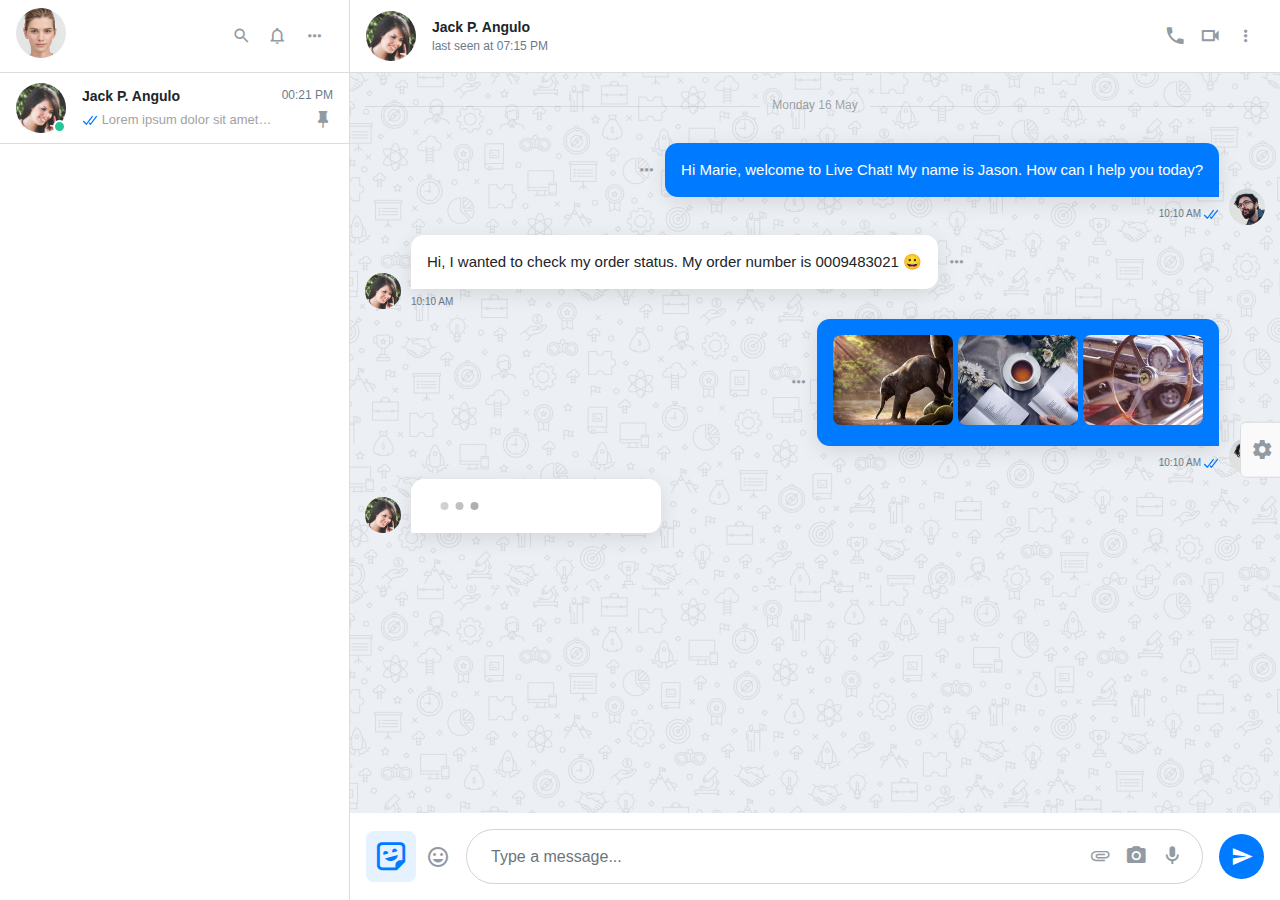
<file: index.html>
<!DOCTYPE html>
<html lang="en">
<head>
    <meta charset="UTF-8">
    <meta name="viewport" content="width=device-width, initial-scale=1.0">
    <meta http-equiv="X-UA-Compatible" content="ie=edge">
    <meta name="keywords" content="Flingo, Messaging app, chat, chat app"/>
    
    <title>chat-app</title>
    <link href="https://fonts.googleapis.com/css?family=Rubik:400,400i,500,500i,600,700&display=swap" rel="stylesheet">
    <link rel="stylesheet" href="./assets/fonts/MaterialDesign/css/materialdesignicons.min.css">
    <link rel="stylesheet" href="./assets/vendors/perfect-scrollbar/perfect-scrollbar.css">
    <link rel="stylesheet" href="./assets/vendors/OwlCarousel2/owl.carousel.css">
    <link rel="stylesheet" href="./assets/vendors/bootstrap/bootstrap.min.css">
    <link rel="stylesheet" href="./css/app.css">
    <link rel="stylesheet" href="./css/theme/default.css">
</head>
<body class="light-default-theme">
    <div class="ca-main-conatiner">
        <div class="ca-main-wrapper">
            <div class="ca-sidebar-wrapper">
                <div class="ca-sidebar">
                    <div class="ca-sidebar__header">
                        <div class="ca-userprofile">
                            <a href="#!" class="user-avatar user-avatar-rounded">
                                <img src="./assets/images/user/100/face-01.jpg" alt="">
                            </a>
                        </div>
                        <div class="iconbox-group">
                            
                            <div class="iconbox iconbox-search btn-hovered-light">
                                <i class="iconbox__icon mdi mdi-magnify"></i>
                            </div>

                            <div class="iconbox btn-hovered-light">
                                <i class="iconbox__icon mdi mdi-bell-outline"></i>
                            </div>
                            
                            <div class="iconbox-dropdown dropdown">
                                <div class="iconbox btn-hovered-light" role="button" id="dropdownMenuLink" data-toggle="dropdown" aria-haspopup="true" aria-expanded="false">
                                    <i class="iconbox__icon mdi mdi-dots-horizontal"></i>
                                </div>
                                <div class="dropdown-menu dropdown-menu-right" aria-labelledby="dropdownMenuLink">
                                    <a class="dropdown-item" href="javascript:;">
                                        <span><i class="mdi mdi-star-outline"></i></span> 
                                        <span>Starred Messages</span>
                                    </a>
                                    <a class="dropdown-item" href="javascript:;" data-toggle="modal" data-target="#invitePeopleModal">
                                        <span><i class="mdi mdi-account-multiple-plus-outline"></i></span> 
                                        <span>Invite People</span>
                                    </a>
                                   
                                    <a class="dropdown-item" href="javascript:;" data-toggle="modal" data-target="#settingsModalCenter">
                                        <span><i class="mdi mdi-settings-outline"></i></span> 
                                        <span>Settings</span>
                                    </a>

                                   
                                    <a class="dropdown-item" href="javascript:;">
                                        <span><i class="mdi mdi-help-circle-outline"></i></span> 
                                        <span>Help</span>
                                    </a>
                                    <a class="dropdown-item" href="javascript:;">
                                        <span><i class="mdi mdi-comment-quote-outline"></i></span> 
                                        <span>Feedback</span>
                                    </a>
                                    <a class="dropdown-item" href="javascript:;">
                                        <span><i class="mdi mdi-information-outline"></i></span> 
                                        <span>About us</span>
                                    </a>
                                </div>
                            </div>                            
                        </div>

                        <div class="iconbox-searchbar">
                            <form>
                                <input type="text" class="form-control" id="userSearch" placeholder="Search here..." autofocus>
                                
                                <button class="search-submit" type="submit">
                                    <i class="mdi mdi-magnify"></i>
                                </button>
                                <a href="javascript:void(0)" class="search-close">
                                    <i class="mdi mdi-arrow-left"></i>
                                </a>
                            </form>
                        </div>
                       
                    </div>

                    <div class="ca-sidebar__body">
                        <div class="ca-navigation-tabs">
                            <div class="nav-style-1">

                                <div class="tab-content" id="caMainTabContent">

                                    <div class="tab-pane fade show active" id="caChats" role="tabpanel" aria-labelledby="caChatsTab">
                                        <div class="nav-style-2">
                                            <div class="tab-content" id="caChatsTabInsideContent">
                                                <div class="tab-pane fade show active" id="personal-chat" role="tabpanel" aria-labelledby="personal-chat-tab">
                                                    <div class="sidebar-userlist">
                                                        <ul class="list-unstyled userSearchList">

                                                            <!-- rooms -->
                                                            <li class="members">
                                                                <div class="conversation">
                                                                    <div class="user-avatar user-avatar-rounded online">
                                                                        <img src="./assets/images/user/250/01.jpg" alt="">
                                                                    </div>
                                                                    <div class="conversation__details">
                                                                        <div class="conversation__name">
                                                                            <div class="conversation__name--title">Jack P. Angulo</div>
                                                                            <div class="conversation__time">00:21 PM</div>
                                                                        </div>
                                                                        <div class="conversation__message">
                                                                            <div class="conversation__message-preview">
                                                                                <span class="tick">
                                                                                    <img src="./assets/images/tick/tick-read.svg" alt="">
                                                                                </span>
                                                                                <span>
                                                                                    Lorem ipsum dolor sit amet consectetur adipisicing elit. Soluta consequuntur accusantium tempora. Ad officiis voluptate neque, deleniti porro necessitatibus aut!
                                                                                </span>
                                                                            </div>
                                                                            
                                                                            <span>
                                                                                <i class="mdi mdi-pin"></i>
                                                                            </span>
                                                                            
                                                                        </div>
                                                                    </div>
                                                                </div>
                                                            </li>

                                                        </ul>
                                                    </div>
                                                </div>
                                            </div>
                                        </div>
                                    </div>


                                </div>
                            </div>

                        </div>
                    </div>
                </div>
            </div>

            <!-- messages -->
            <div class="ca-content-wrapper">
                <div class="ca-content">
                    <div class="ca-content__chatstab">
                        <div class="ca-content__chatstab--personal">
                            <div class="conversation-wrapper">
                                <div class="conversation-panel">
                                    <div class="conversation-panel__head">
                                        <div class="conversation-panel__back-button ">
                                            <i class="mdi mdi-arrow-left"></i>
                                        </div>

                                        <div class="conversation-panel__avatar personalinfo-panel-opener">
                                            <div class="user-avatar user-avatar-rounded">
                                                <img src="./assets/images/user/250/01.jpg" alt="">
                                            </div>
                                            <div class="conversation__name">
                                                <div class="conversation__name--title">Jack P. Angulo</div>
                                                <div class="conversation__time">last seen at 07:15 PM</div>
                                            </div>
                                        </div>
                                        <div class="conversation__actions">
                                            <div class="action-icon"  data-toggle="modal" data-target="#outGoingCall">
                                                <i class="mdi mdi-phone"></i>
                                            </div>
                                            <div class="action-icon" data-toggle="modal" data-target="#incomingVideoStart">
                                                <i class="mdi mdi-video-outline"></i>
                                            </div>


                                            <div class="iconbox-dropdown dropdown">
                                                <div class="iconbox btn-hovered-light" role="button" id="dropdownMenuLink2" data-toggle="dropdown" aria-haspopup="true" aria-expanded="false">
                                                    <i class="iconbox__icon mdi mdi-dots-vertical"></i>
                                                </div>
                                                <div class="dropdown-menu dropdown-menu-right" aria-labelledby="dropdownMenuLink2">
                                                    <a class="dropdown-item personalinfo-panel-opener" href="javascript:;">
                                                        <span><i class="mdi mdi-information-outline"></i></span>
                                                        <span>View Contact</span>
                                                    </a>
                                                    <a class="dropdown-item" href="javascript:;">
                                                        <span><i class="mdi mdi-magnify"></i></span>
                                                        <span>Search</span>
                                                    </a>
                                                    <a class="dropdown-item" href="javascript:;">
                                                        <span><i class="mdi mdi-volume-mute"></i></span>
                                                        <span>Mute notifications</span>
                                                    </a>
                                                    <a class="dropdown-item" href="javascript:;">
                                                        <span><i class="mdi mdi-wallpaper"></i></span>
                                                        <span>Wallpaper</span>
                                                    </a>
                                                    <a class="dropdown-item" href="javascript:;">
                                                        <span><i class="mdi mdi-notification-clear-all"></i></span>
                                                        <span>Clear Chat</span>
                                                    </a>
                                                    <a class="dropdown-item" href="javascript:;">
                                                        <span><i class="mdi mdi-export-variant"></i></span>
                                                        <span>Export Chat</span>
                                                    </a>
                                                    <div class="dropdown-divider"></div>
                                                    <a class="dropdown-item" href="javascript:;">
                                                        <span><i class="mdi mdi-cancel"></i></span>
                                                        <span>Block</span>
                                                    </a>
                                                </div>
                                            </div>

                                        </div>
                                    </div>

                                    <div class="conversation-panel__body">
                                        <div class="container">
                                            <div class="chatstyle-01">
                                                <div class="chat-date"><span>Monday 16 May</span></div>


                                                <div class="ca-send">
                                                    <div class="ca-send__msg-group">
                                                        <div class="ca-send__msgwrapper">
                                                            <div class="ca-msg-actions">
                                                                <div class="iconbox-dropdown dropdown">
                                                                    <div class="iconbox btn-hovered-light" id="dropdownMenuButtons1"  role="button" data-toggle="dropdown" aria-haspopup="true" aria-expanded="false">
                                                                        <i class="iconbox__icon mdi mdi-dots-horizontal"></i>
                                                                    </div>
                                                                    <div class="dropdown-menu dropdown-menu-right" aria-labelledby="dropdownMenuButtons1">

                                                                        <a class="dropdown-item" href="javascript:;">
                                                                            <span><i class="mdi mdi-share-outline"></i></span>
                                                                            <span>Forward</span>
                                                                        </a>
                                                                        <a class="dropdown-item" href="javascript:;">
                                                                            <span><i class="mdi mdi-content-copy"></i></span>
                                                                            <span>Copy</span>
                                                                        </a>
                                                                        <a class="dropdown-item" href="javascript:;">
                                                                            <span><i class="mdi mdi-star-outline"></i></span>
                                                                            <span>Add Star</span>
                                                                        </a>
                                                                        <a class="dropdown-item" href="javascript:;">
                                                                            <span><i class="mdi mdi-trash-can-outline"></i></span>
                                                                            <span>Delete</span>
                                                                        </a>
                                                                    </div>
                                                                </div>
                                                            </div>
                                                            <div class="ca-send__msg">Hi Marie, welcome to Live Chat! My name is Jason. How can I help you today?</div>
                                                        </div>
                                                        <div class="metadata">
                                                            <span class="time">10:10 AM</span>
                                                            <span class="tick">
                                                                <img src="./assets/images/tick/tick-read.svg" alt="">
                                                            </span>
                                                        </div>
                                                    </div>

                                                    <div class="user-avatar user-avatar-sm user-avatar-rounded online">
                                                        <img src="./assets/images/user/250/02.jpg" alt="">
                                                    </div>
                                                </div>


                                                <div class="ca-received">
                                                    <div class="user-avatar user-avatar-sm user-avatar-rounded online">
                                                        <img src="./assets/images/user/250/01.jpg" alt="">
                                                    </div>
                                                    <div class="ca-received__msg-group">
                                                        <div class="ca-received__msgwrapper">
                                                            <div class="ca-received__msg">Hi, I wanted to check my order status. My order number is 0009483021 😀</div>
                                                            <div class="ca-msg-actions">
                                                                <div class="iconbox-dropdown dropdown">
                                                                    <div class="iconbox btn-hovered-light" id="dropdownMenuButtonsr1"  role="button"  data-toggle="dropdown" aria-haspopup="true" aria-expanded="false">
                                                                        <i class="iconbox__icon mdi mdi-dots-horizontal"></i>
                                                                    </div>
                                                                    <div class="dropdown-menu" aria-labelledby="dropdownMenuButtonsr1">

                                                                        <a class="dropdown-item" href="javascript:;">
                                                                            <span><i class="mdi mdi-share-outline"></i></span>
                                                                            <span>Forward</span>
                                                                        </a>
                                                                        <a class="dropdown-item" href="javascript:;">
                                                                            <span><i class="mdi mdi-content-copy"></i></span>
                                                                            <span>Copy</span>
                                                                        </a>
                                                                        <a class="dropdown-item" href="javascript:;">
                                                                            <span><i class="mdi mdi-star-outline"></i></span>
                                                                            <span>Add Star</span>
                                                                        </a>
                                                                        <a class="dropdown-item" href="javascript:;">
                                                                            <span><i class="mdi mdi-trash-can-outline"></i></span>
                                                                            <span>Delete</span>
                                                                        </a>
                                                                    </div>
                                                                </div>
                                                            </div>
                                                        </div>
                                                        <div class="metadata">
                                                            <span class="time">10:10 AM</span>
                                                        </div>
                                                    </div>
                                                </div>


                                                <div class="ca-send">
                                                    <div class="ca-send__msg-group">

                                                        <div class="ca-send__msgwrapper">
                                                            <div class="ca-msg-actions">
                                                                <div class="iconbox-dropdown dropdown">
                                                                    <div class="iconbox btn-hovered-light" id="dropdownMenuButtonsms1" role="button" data-toggle="dropdown" aria-haspopup="true" aria-expanded="false">
                                                                        <i class="iconbox__icon mdi mdi-dots-horizontal"></i>
                                                                    </div>
                                                                    <div class="dropdown-menu" aria-labelledby="dropdownMenuButtonsms1">
                                                                        <a class="dropdown-item" href="javascript:;">
                                                                            <span><i class="mdi mdi-download-outline"></i></span>
                                                                            <span>Download</span>
                                                                        </a>
                                                                        <a class="dropdown-item" href="javascript:;">
                                                                            <span><i class="mdi mdi-share-outline"></i></span>
                                                                            <span>Forward</span>
                                                                        </a>
                                                                        <a class="dropdown-item" href="javascript:;">
                                                                            <span><i class="mdi mdi-content-copy"></i></span>
                                                                            <span>Copy</span>
                                                                        </a>
                                                                        <a class="dropdown-item" href="javascript:;">
                                                                            <span><i class="mdi mdi-star-outline"></i></span>
                                                                            <span>Add Star</span>
                                                                        </a>
                                                                        <a class="dropdown-item" href="javascript:;">
                                                                            <span><i class="mdi mdi-trash-can-outline"></i></span>
                                                                            <span>Delete</span>
                                                                        </a>
                                                                    </div>
                                                                </div>
                                                            </div>
                                                            <div class="ca-send__msg">
                                                                <div class="ca-send__msg-media-group">
                                                                    <div class="ca-send__msg-media">
                                                                        <img src="./assets/images/media/02.jpg" alt="">
                                                                    </div>
                                                                    <div class="ca-send__msg-media">
                                                                        <img src="./assets/images/media/05.jpg" alt="">
                                                                    </div>
                                                                    <div class="ca-send__msg-media">
                                                                        <img src="./assets/images/media/04.jpg" alt="">
                                                                    </div>
                                                                </div>

                                                            </div>
                                                        </div>

                                                        <div class="metadata">
                                                            <span class="time">10:10 AM</span>
                                                            <span class="tick">
                                                                <img src="./assets/images/tick/tick-read.svg" alt="">
                                                            </span>
                                                        </div>
                                                    </div>
                                                    <div class="user-avatar user-avatar-sm user-avatar-rounded online">
                                                        <img src="./assets/images/user/250/02.jpg" alt="">
                                                    </div>
                                                </div>


                                                <div class="ca-received">
                                                    <div class="user-avatar user-avatar-sm user-avatar-rounded online">
                                                        <img src="./assets/images/user/250/01.jpg" alt="">
                                                    </div>
                                                    <div class="ca-received__msg-group">
                                                        <div class="ca-received__msgwrapper">
                                                            <div class="ca-received__msg">
                                                                <img src="./assets/images/svg/typing-01.svg" alt="">
                                                            </div>
                                                        </div>
                                                    </div>
                                                </div>


                                            </div>
                                        </div>
                                    </div>


                                    <!-- type a message -->
                                    <div class="conversation-panel__footer">
                                        <div class="composer">
                                            <div class="composer__left">
                                                <div class="composer__left--sticker">
                                                    <i class="mdi mdi-sticker-emoji"></i>
                                                </div>
                                                <div class="composer__left--emoticon">
                                                    <i class="mdi mdi-emoticon-outline"></i>
                                                </div>
                                            </div>

                                            <div class="composer__middle">
                                                <textarea class="form-control" rows="1" placeholder="Type a message..."></textarea>

                                                <div class="composer__middle--microphone">
                                                    <i class="mdi mdi-microphone"></i>
                                                </div>
                                                <div class="composer__middle--photo">
                                                    <i class="mdi mdi-camera"></i>
                                                </div>
                                                <div class="composer__middle--attachment">
                                                    <i class="mdi mdi-attachment"></i>
                                                </div>
                                            </div>

                                            <div class="composer__right">
                                                <div class="composer__right--send">
                                                    <i class="mdi mdi-send"></i>
                                                </div>
                                                <div class="composer__right--microphone">
                                                    <i class="mdi mdi-microphone"></i>
                                                </div>
                                            </div>

                                        </div>
                                    </div>


                                </div>

                                <!-- righr user info -->
                                <div class="information-panel personal-information-panel">
                                    <div class="information-panel__head">
                                        <h5>Contact info</h5>
                                        <div class="information-panel__closer">
                                            <i class="mdi mdi-close"></i>
                                        </div>
                                    </div>

                                    <div class="information-panel__body">
                                        <div class="userprofile-avatar">
                                            <img class="img-fluid" src="./assets/images/user/250/01.jpg" alt="">
                                        </div>

                                        <div class="userprofile-name">
                                            <h4>Jack P. Angulo</h4>
                                            <span>Product Manager</span>
                                            <div class="social-icon-box">
                                                <div class="social-icon">
                                                    <i class="mdi mdi-facebook"></i>
                                                </div>
                                                <div class="social-icon">
                                                    <i class="mdi mdi-linkedin"></i>
                                                </div>
                                                <div class="social-icon">
                                                    <i class="mdi mdi-twitter"></i>
                                                </div>
                                                <div class="social-icon">
                                                    <i class="mdi mdi-youtube"></i>
                                                </div>
                                            </div>
                                        </div>

                                        <hr>

                                        <table class="table table-sm table-borderless user-table-info">
                                            <tr>
                                                <td><i class="mdi mdi-cellphone-android"></i></td>
                                                <td>+91 99041-99041</td>
                                            </tr>
                                            <tr>
                                                <td><i class="mdi mdi-web"></i></td>
                                                <td>www.jackangulo.com</td>
                                            </tr>
                                            <tr>
                                                <td><i class="mdi mdi-map-marker"></i></td>
                                                <td>2519  Burnside Court, HORICON, WI, 53032</td>
                                            </tr>
                                        </table>

                                        <hr>

                                        <div class="accordion accordion-ungrouped mb-3" id="accordionExample">
                                            <div class="card">
                                                <div class="card-header" id="headingOne">
                                                    <div class="card-title" data-toggle="collapse" role="button"  data-target="#collapseOne" aria-expanded="true" aria-controls="collapseOne">
                                                        <div class="acpanel__heading">
                                                            <div class="acpanel__left">
                                                                <span><i class="mdi mdi-camera-outline"></i></span>
                                                                <span>Photos & Media</span>
                                                            </div>
                                                            <div class="acpanel__right">
                                                                <span class="badge badge-info">26</span>
                                                            </div>
                                                        </div>
                                                    </div>
                                                </div>

                                                <div id="collapseOne" class="collapse show" aria-labelledby="headingOne" data-parent="#accordionExample">
                                                    <div class="card-body">
                                                        <div class="owl-carousel">
                                                            <div class="item">
                                                                <img class="img-fluid" src="./assets/images/media/01.jpg" alt="">
                                                            </div>
                                                            <div class="item">
                                                                <img class="img-fluid" src="./assets/images/media/02.jpg" alt="">
                                                            </div>
                                                            <div class="item">
                                                                <img class="img-fluid" src="./assets/images/media/03.jpg" alt="">
                                                            </div>
                                                            <div class="item">
                                                                <img class="img-fluid" src="./assets/images/media/04.jpg" alt="">
                                                            </div>
                                                            <div class="item">
                                                                <img class="img-fluid" src="./assets/images/media/05.jpg" alt="">
                                                            </div>
                                                            <div class="item">
                                                                <img class="img-fluid" src="./assets/images/media/06.jpg" alt="">
                                                            </div>
                                                        </div>
                                                    </div>
                                                </div>
                                            </div>

                                            <div class="card">
                                                <div class="card-header" id="headingTwo">
                                                    <div class="card-title collapsed d-flex justify-content-between align-items-center"  role="button" data-toggle="collapse" data-target="#collapseTwo"
                                                        aria-expanded="false" aria-controls="collapseTwo">
                                                        <div class="acpanel__heading">
                                                            <div class="acpanel__left">
                                                                <span><i class="mdi mdi-file-document-outline"></i></span>
                                                                <span>Documents</span>
                                                            </div>
                                                            <div class="acpanel__right">
                                                                <span class="badge badge-info">16</span>
                                                            </div>
                                                        </div>
                                                    </div>
                                                </div>
                                                <div id="collapseTwo" class="collapse" aria-labelledby="headingTwo" data-parent="#accordionExample">
                                                    <div class="card-body">
                                                        <ul class="list-unstyled documentlist-wrapper">
                                                            <li>
                                                                <div class="doclist">
                                                                    <div class="docicon">
                                                                        <img src="./assets/images/svg/pdf.svg" alt="">
                                                                    </div>
                                                                    <div class="doctitle">
                                                                        <div class="docname">example-file.pdf</div>
                                                                        <div class="docsize">217kb</div>
                                                                    </div>
                                                                </div>
                                                            </li>
                                                            <li>
                                                                <div class="doclist">
                                                                    <div class="docicon">
                                                                        <img src="./assets/images/svg/word.svg" alt="">
                                                                    </div>
                                                                    <div class="doctitle">
                                                                        <div class="docname">example-file.docs</div>
                                                                        <div class="docsize">217kb</div>
                                                                    </div>
                                                                </div>
                                                            </li>
                                                            <li>
                                                                <div class="doclist">
                                                                    <div class="docicon">
                                                                        <img src="./assets/images/svg/excel.svg" alt="">
                                                                    </div>
                                                                    <div class="doctitle">
                                                                        <div class="docname">example-file.xlxs</div>
                                                                        <div class="docsize">217kb</div>
                                                                    </div>
                                                                </div>
                                                            </li>
                                                            <li>
                                                                <div class="doclist">
                                                                    <div class="docicon">
                                                                        <img src="./assets/images/svg/powerpoint.svg" alt="">
                                                                    </div>
                                                                    <div class="doctitle">
                                                                        <div class="docname">example-file.pptx</div>
                                                                        <div class="docsize">217kb</div>
                                                                    </div>
                                                                </div>
                                                            </li>
                                                            <li>
                                                                <div class="doclistall">View All</div>
                                                            </li>

                                                        </ul>
                                                    </div>
                                                </div>
                                            </div>

                                            <div class="card">
                                                <div class="card-header" id="headingFour">
                                                    <div class="card-title collapsed  d-flex justify-content-between align-items-center" role="button"  data-toggle="collapse" data-target="#collapseFour"
                                                        aria-expanded="false" aria-controls="collapseFour">
                                                        <div class="acpanel__heading">
                                                            <div class="acpanel__left">
                                                                <span><i class="mdi mdi-settings-outline"></i></span>
                                                                <span>Settings</span>
                                                            </div>
                                                        </div>
                                                    </div>
                                                </div>
                                                <div id="collapseFour" class="collapse" aria-labelledby="headingFour" data-parent="#accordionExample">
                                                    <div class="card-body">

                                                        <ul class="list-unstyled">
                                                            <li>
                                                                <div class="setting-list">
                                                                    <div class="setting-list-name">Media Auto Download</div>
                                                                    <div class="setting-list-switch">
                                                                        <label class="material-switch">
                                                                            <input type="checkbox">
                                                                            <span></span>
                                                                        </label>
                                                                    </div>
                                                                </div>
                                                            </li>
                                                            <li>
                                                                <div class="setting-list">
                                                                    <div class="setting-list-name">Mute Conversation</div>
                                                                    <div class="setting-list-switch">
                                                                        <label class="material-switch">
                                                                            <input type="checkbox">
                                                                            <span></span>
                                                                        </label>
                                                                    </div>
                                                                </div>
                                                            </li>
                                                            <li>
                                                                <div class="setting-list">
                                                                    <div class="setting-list-name">Notifications</div>
                                                                    <div class="setting-list-switch">
                                                                        <label class="material-switch">
                                                                            <input type="checkbox">
                                                                            <span></span>
                                                                        </label>
                                                                    </div>
                                                                </div>
                                                            </li>
                                                            <li>
                                                                <div class="setting-list">
                                                                    <div class="setting-list-name">Block</div>
                                                                    <div class="setting-list-switch">
                                                                        <label class="material-switch">
                                                                            <input type="checkbox">
                                                                            <span></span>
                                                                        </label>
                                                                    </div>
                                                                </div>
                                                            </li>
                                                        </ul>
                                                    </div>
                                                </div>
                                            </div>


                                        </div>
                                    </div>
                                </div>

                            </div>
                        </div>

                    </div>

                </div>
            </div>


            <!-- Settings Modal -->
            <div class="modal settings-modal-dialog" id="settingsModalCenter" tabindex="-1" role="dialog" aria-labelledby="settingsModalCenterTitle" aria-hidden="true">
                <div class="modal-dialog modal-dialog-centered modal-lg" role="document">
                    <div class="modal-content">
                        <div class="modal-header">
                            <h5 class="modal-title" id="settingsModalCenterTitle">Settings</h5>
                            <button type="button" class="close" data-dismiss="modal" aria-label="Close">
                            <span aria-hidden="true">&times;</span>
                            </button>
                        </div>
                        <div class="modal-body p-0">
                            <div class="nav-style-vertical-1">
                                <div class="container-fluid p-0">
                                    <div class="row">
                                        <div class="col-4 settings-nav-menu">
                                            <div class="nav flex-column nav-pills" id="v-pills-tab" role="tablist" aria-orientation="vertical">
                                                <a class="nav-link active" id="v-pills-privacy-tab" data-toggle="pill" href="#v-pills-privacy" role="tab" aria-controls="v-pills-privacy" aria-selected="true">
                                                    <div class="settingmenu">
                                                        <div class="settingmenu__icon"><i class="mdi mdi-shield-lock-outline"></i></div>
                                                        <div class="settingmenu__name">Privacy & Security</div>
                                                    </div>
                                                </a>
                                                <a class="nav-link" id="v-pills-notifications-tab" data-toggle="pill" href="#v-pills-notifications" role="tab" aria-controls="v-pills-notifications" aria-selected="false">
                                                    <div class="settingmenu">
                                                        <div class="settingmenu__icon"><i class="mdi mdi-bell-ring-outline"></i></div>
                                                        <div class="settingmenu__name">Notifications</div>
                                                    </div>
                                                </a>
                                                <a class="nav-link" id="v-pills-theme-tab" data-toggle="pill" href="#v-pills-theme" role="tab" aria-controls="v-pills-theme" aria-selected="false">
                                                    <div class="settingmenu">
                                                        <div class="settingmenu__icon"><i class="mdi mdi-palette-outline"></i></div>
                                                        <div class="settingmenu__name">Theme</div>
                                                    </div>
                                                </a>
                                                <a class="nav-link" id="v-pills-audiovideo-tab" data-toggle="pill" href="#v-pills-audiovideo" role="tab" aria-controls="v-pills-audiovideo" aria-selected="false">
                                                    <div class="settingmenu">
                                                        <div class="settingmenu__icon"><i class="mdi mdi-video-wireless-outline"></i></div>
                                                        <div class="settingmenu__name">Audio & Video</div>
                                                    </div>
                                                </a>
                                                <a class="nav-link" id="v-pills-media-tab" data-toggle="pill" href="#v-pills-media" role="tab" aria-controls="v-pills-media" aria-selected="false">
                                                    <div class="settingmenu">
                                                        <div class="settingmenu__icon"><i class="mdi mdi-message-settings-variant-outline"></i></div>
                                                        <div class="settingmenu__name">Media</div>
                                                    </div>
                                                </a>
                                            </div>
                                        </div>
                                        <div class="col-8 settings-nav-content">
                                            <div class="tab-content" id="v-pills-tabContent">
                                                <div class="tab-pane fade show active" id="v-pills-privacy" role="tabpanel" aria-labelledby="v-pills-privacy-tab">
                                                    <div class="accordion settings-accordion accordion-arrow-toggler accordion-ungrouped" id="privacySecurity">
                                                        <div class="card">
                                                            <div class="card-header" id="privacySecurityHead1">
                                                                <div class="card-title" data-toggle="collapse" role="button" data-target="#privacySecurity1" aria-expanded="true" aria-controls="privacySecurity1">
                                                                    Privacy
                                                                </div>
                                                            </div>

                                                            <div id="privacySecurity1" class="collapse show" aria-labelledby="headingOne" data-parent="#privacySecurity">
                                                                <div class="card-body">
                                                                    <div class="setting-sunheading">who can see my personal details</div>

                                                                    <ul class="list-unstyled ca-setting-list">
                                                                        <li>
                                                                            <div class="ca-setting-type">
                                                                                <div class="ca-setting-name">
                                                                                    <div class="ca-setting-name-main">Profile Picture</div>
                                                                                    <div class="ca-setting-name-sub">Select who can see your profile picture</div>
                                                                                </div>
                                                                                <div class="ca-setting-action">
                                                                                    <div class="dropdown">
                                                                                        <a class="btn btn-link dropdown-toggle" href="#" role="button" id="SettingsDropdown1" data-toggle="dropdown" aria-haspopup="true" aria-expanded="false">
                                                                                            Public
                                                                                        </a>

                                                                                        <div class="dropdown-menu dropdown-menu-right" aria-labelledby="SettingsDropdown1">
                                                                                            <a class="dropdown-item" href="javascript:;">Public</a>
                                                                                            <a class="dropdown-item" href="javascript:;">My contacts</a>
                                                                                            <a class="dropdown-item" href="javascript:;">Selected group</a>
                                                                                        </div>
                                                                                    </div>
                                                                                </div>
                                                                            </div>
                                                                        </li>
                                                                        <li>
                                                                            <div class="ca-setting-type">
                                                                                <div class="ca-setting-name">
                                                                                    <div class="ca-setting-name-main">Last Seen</div>
                                                                                    <div class="ca-setting-name-sub">Select who can see my last seen</div>
                                                                                </div>
                                                                                <div class="ca-setting-action">
                                                                                    <div class="dropdown">
                                                                                        <a class="btn btn-link dropdown-toggle" href="#" role="button" id="SettingsDropdown2" data-toggle="dropdown" aria-haspopup="true" aria-expanded="false">
                                                                                            My contacts
                                                                                        </a>

                                                                                        <div class="dropdown-menu dropdown-menu-right" aria-labelledby="SettingsDropdown2">
                                                                                            <a class="dropdown-item" href="javascript:;">Public</a>
                                                                                            <a class="dropdown-item" href="javascript:;">My contacts</a>
                                                                                            <a class="dropdown-item" href="javascript:;">Selected group</a>
                                                                                        </div>
                                                                                    </div>
                                                                                </div>
                                                                            </div>
                                                                        </li>
                                                                        <li>
                                                                            <div class="ca-setting-type">
                                                                                <div class="ca-setting-name">
                                                                                    <div class="ca-setting-name-main">Online Status</div>
                                                                                    <div class="ca-setting-name-sub">Select who can see my last seen</div>
                                                                                </div>
                                                                                <div class="ca-setting-action">
                                                                                    <div class="dropdown">
                                                                                        <a class="btn btn-link dropdown-toggle" href="#" role="button" id="SettingsDropdown3" data-toggle="dropdown" aria-haspopup="true" aria-expanded="false">
                                                                                            Selected group
                                                                                        </a>

                                                                                        <div class="dropdown-menu dropdown-menu-right" aria-labelledby="SettingsDropdown3">
                                                                                            <a class="dropdown-item" href="javascript:;">Public</a>
                                                                                            <a class="dropdown-item" href="javascript:;">My contacts</a>
                                                                                            <a class="dropdown-item" href="javascript:;">Selected group</a>
                                                                                        </div>
                                                                                    </div>
                                                                                </div>
                                                                            </div>
                                                                        </li>
                                                                    </ul>
                                                                </div>
                                                            </div>
                                                        </div>
                                                        <div class="card">
                                                            <div class="card-header" id="privacySecurityHead2">
                                                                <div class="card-title collapsed" role="button" data-toggle="collapse" data-target="#privacySecurity2"
                                                                    aria-expanded="false" aria-controls="privacySecurity2">
                                                                    Security
                                                                </div>
                                                            </div>
                                                            <div id="privacySecurity2" class="collapse" aria-labelledby="headingTwo" data-parent="#privacySecurity">
                                                                <div class="card-body">
                                                                    <ul class="list-unstyled">
                                                                        <li>
                                                                            <div class="setting-list">
                                                                                <div class="setting-list-name">Lock chat screen</div>
                                                                                <div class="setting-list-switch">
                                                                                    <label class="material-switch">
                                                                                        <input type="checkbox">
                                                                                        <span></span>
                                                                                    </label>
                                                                                </div>
                                                                            </div>
                                                                        </li>
                                                                        <li>
                                                                            <div class="setting-list">
                                                                                <div class="setting-list-name">Unlock with Fingerprint</div>
                                                                                <div class="setting-list-switch">
                                                                                    <label class="material-switch">
                                                                                        <input type="checkbox">
                                                                                        <span></span>
                                                                                    </label>
                                                                                </div>
                                                                            </div>
                                                                        </li>
                                                                        <li>
                                                                            <div class="setting-list">
                                                                                <div class="setting-list-name">Desktop notification </div>
                                                                                <div class="setting-list-switch">
                                                                                    <label class="material-switch">
                                                                                        <input type="checkbox">
                                                                                        <span></span>
                                                                                    </label>
                                                                                </div>
                                                                            </div>
                                                                        </li>
                                                                    </ul>
                                                                </div>
                                                            </div>
                                                        </div>
                                                        <div class="card">
                                                            <div class="card-header" id="privacySecurityHead3">
                                                                <div class="card-title collapsed" role="button" data-toggle="collapse" data-target="#privacySecurity3"
                                                                    aria-expanded="false" aria-controls="privacySecurity3">
                                                                    Blocked Contacts
                                                                </div>
                                                            </div>
                                                            <div id="privacySecurity3" class="collapse" aria-labelledby="privacySecurity3" data-parent="#privacySecurity">
                                                                <div class="card-body">
                                                                    <ul class="list-unstyled">
                                                                        <li>
                                                                            <div class="contactlist">
                                                                                <div class="user-avatar user-avatar-rounded online">
                                                                                    <img src="./assets/images/user/500/06.jpg" alt="">
                                                                                </div>
                                                                                <div class="contactlist__details">
                                                                                    <div class="contactlist__details--name">Chuck McCann</div>
                                                                                    <div class="calllist__details--info">
                                                                                        <span><i class="mdi mdi-tag-outline"></i></span>
                                                                                        <span>Friends</span>
                                                                                    </div>
                                                                                </div>

                                                                                <div class="contactlist__actions">
                                                                                    <div class="iconbox btn-solid-danger"  data-toggle="tooltip" data-placement="top" title="Remove">
                                                                                        <i class="iconbox__icon mdi mdi-close"></i>
                                                                                    </div>
                                                                                </div>
                                                                            </div>
                                                                        </li>
                                                                        <li>
                                                                            <div class="contactlist">
                                                                                <div class="user-avatar user-avatar-rounded online">
                                                                                    <img src="./assets/images/user/500/01.jpg" alt="">
                                                                                </div>
                                                                                <div class="contactlist__details">
                                                                                    <div class="contactlist__details--name">Pearl Villarreal</div>
                                                                                    <div class="calllist__details--info">
                                                                                        <span><i class="mdi mdi-tag-outline"></i></span>
                                                                                        <span>Friends</span>
                                                                                    </div>
                                                                                </div>

                                                                                <div class="contactlist__actions">
                                                                                    <div class="iconbox btn-solid-danger"  data-toggle="tooltip" data-placement="top" title="Remove">
                                                                                        <i class="iconbox__icon mdi mdi-close"></i>
                                                                                    </div>
                                                                                </div>
                                                                            </div>
                                                                        </li>
                                                                        <li>
                                                                            <div class="contactlist">
                                                                                <div class="user-avatar user-avatar-rounded online">
                                                                                    <img src="./assets/images/user/500/03.jpg" alt="">
                                                                                </div>
                                                                                <div class="contactlist__details">
                                                                                    <div class="contactlist__details--name">Sheila Hawkins</div>
                                                                                    <div class="calllist__details--info">
                                                                                        <span><i class="mdi mdi-tag-outline"></i></span>
                                                                                        <span>Friends</span>
                                                                                    </div>
                                                                                </div>

                                                                                <div class="contactlist__actions">
                                                                                    <div class="iconbox btn-solid-danger"  data-toggle="tooltip" data-placement="top" title="Remove">
                                                                                        <i class="iconbox__icon mdi mdi-close"></i>
                                                                                    </div>
                                                                                </div>
                                                                            </div>
                                                                        </li>
                                                                        <li>
                                                                            <div class="contactlist border-bottom-0">
                                                                                <div class="user-avatar user-avatar-rounded online">
                                                                                    <img src="./assets/images/user/500/04.jpg" alt="">
                                                                                </div>
                                                                                <div class="contactlist__details">
                                                                                    <div class="contactlist__details--name">Amanda Sinquefield</div>
                                                                                    <div class="calllist__details--info">
                                                                                        <span><i class="mdi mdi-tag-outline"></i></span>
                                                                                        <span>Friends</span>
                                                                                    </div>
                                                                                </div>

                                                                                <div class="contactlist__actions">
                                                                                    <div class="iconbox btn-solid-danger" data-toggle="tooltip" data-placement="top" title="Remove">
                                                                                        <i class="iconbox__icon mdi mdi-close"></i>
                                                                                    </div>
                                                                                </div>
                                                                            </div>
                                                                        </li>
                                                                    </ul>
                                                                </div>
                                                            </div>
                                                        </div>
                                                    </div>
                                                </div>
                                                <div class="tab-pane fade" id="v-pills-notifications" role="tabpanel" aria-labelledby="v-pills-notifications-tab">
                                                    <div class="settings-inside-wrapper">
                                                        <div class="card">
                                                            <div class="card-body">
                                                                <div class="setting-sunheading">notification configuration</div>
                                                                <ul class="list-unstyled ca-setting-list">
                                                                    <li>
                                                                        <div class="ca-setting-type">
                                                                            <div class="ca-setting-name">
                                                                                <div class="ca-setting-name-main">View Notification for</div>
                                                                                <div class="ca-setting-name-sub">You will get notification for</div>
                                                                            </div>
                                                                            <div class="ca-setting-action">
                                                                                <div class="dropdown">
                                                                                    <a class="btn btn-link dropdown-toggle" href="#" role="button" id="notiDropdownSettings1" data-toggle="dropdown" aria-haspopup="true" aria-expanded="false">
                                                                                        Both
                                                                                    </a>

                                                                                    <div class="dropdown-menu dropdown-menu-right" aria-labelledby="notiDropdownSettings1">
                                                                                        <a class="dropdown-item" href="javascript:;">Call only</a>
                                                                                        <a class="dropdown-item" href="javascript:;">Message only</a>
                                                                                        <a class="dropdown-item" href="javascript:;">Both</a>
                                                                                    </div>
                                                                                </div>
                                                                            </div>
                                                                        </div>
                                                                    </li>
                                                                    <li>
                                                                        <div class="ca-setting-type">
                                                                            <div class="ca-setting-name">
                                                                                <div class="ca-setting-name-main">Notification sound for</div>
                                                                                <div class="ca-setting-name-sub">Notification sound play for</div>
                                                                            </div>
                                                                            <div class="ca-setting-action">
                                                                                <div class="dropdown">
                                                                                    <a class="btn btn-link dropdown-toggle" href="#" role="button" id="notiDropdownSettings2" data-toggle="dropdown" aria-haspopup="true" aria-expanded="false">
                                                                                        Message only
                                                                                    </a>

                                                                                    <div class="dropdown-menu dropdown-menu-right" aria-labelledby="notiDropdownSettings2">
                                                                                        <a class="dropdown-item" href="javascript:;">Call only</a>
                                                                                        <a class="dropdown-item" href="javascript:;">Message only</a>
                                                                                        <a class="dropdown-item" href="javascript:;">Both</a>
                                                                                    </div>
                                                                                </div>
                                                                            </div>
                                                                        </div>
                                                                    </li>
                                                                    <li>
                                                                        <div class="setting-list">
                                                                            <div class="setting-list-name">Desktop notifications</div>
                                                                            <div class="setting-list-switch">
                                                                                <label class="material-switch">
                                                                                    <input type="checkbox">
                                                                                    <span></span>
                                                                                </label>
                                                                            </div>
                                                                        </div>
                                                                    </li>
                                                                </ul>
                                                            </div>
                                                        </div>
                                                    </div>
                                                </div>
                                                <div class="tab-pane fade" id="v-pills-theme" role="tabpanel" aria-labelledby="v-pills-theme-tab">
                                                    <div class="settings-inside-wrapper">
                                                        <div class="row">
                                                            <div class="col-12">
                                                                    <h6 class="border-bottom pb-2">Light Theme</h6>
                                                                    <a href="javascript:;" data-theme="light-default-theme" class="theme default-theme selected"></a>
                                                                    <a href="javascript:;" data-theme="light-purple-theme" class="theme purple-theme"></a>
                                                                    <a href="javascript:;" data-theme="light-pink-theme" class="theme pink-theme"></a>
                                                                    <a href="javascript:;" data-theme="light-green-theme" class="theme green-theme"></a>
                                                                    <a href="javascript:;" data-theme="light-red-theme" class="theme red-theme"></a>
                                                                    <a href="javascript:;" data-theme="light-orange-theme" class="theme orange-theme"></a>
                                                                    <a href="javascript:;" data-theme="light-blue-theme" class="theme blue-theme"></a>
                                                                    <a href="javascript:;" data-theme="light-darkblue-theme" class="theme darkblue-theme"></a>
                                                                    <a href="javascript:;" data-theme="light-lightpink-theme" class="theme lightpink-theme"></a>

                                                                    <h6 class="border-bottom py-3">Dark Theme</h6>
                                                                    <a href="javascript:;" data-theme="dark-default-theme" class="theme default-theme"></a>
                                                                    <a href="javascript:;" data-theme="dark-purple-theme" class="theme purple-theme"></a>
                                                                    <a href="javascript:;" data-theme="dark-pink-theme" class="theme pink-theme"></a>
                                                                    <a href="javascript:;" data-theme="dark-green-theme" class="theme green-theme"></a>
                                                                    <a href="javascript:;" data-theme="dark-red-theme" class="theme red-theme"></a>
                                                                    <a href="javascript:;" data-theme="dark-orange-theme" class="theme orange-theme"></a>
                                                                    <a href="javascript:;" data-theme="dark-blue-theme" class="theme blue-theme"></a>
                                                                    <a href="javascript:;" data-theme="dark-darkblue-theme" class="theme darkblue-theme"></a>
                                                                    <a href="javascript:;" data-theme="dark-lightpink-theme" class="theme lightpink-theme"></a>
                                                            </div>
                                                        </div>
                                                    </div>
                                                </div>
                                                <div class="tab-pane fade" id="v-pills-audiovideo" role="tabpanel" aria-labelledby="v-pills-audiovideo-tab">
                                                    <div class="accordion settings-accordion accordion-arrow-toggler accordion-ungrouped" id="audioVideoAcc">
                                                        <div class="card">
                                                            <div class="card-header" id="audioVideoAccHead1">
                                                                <div class="card-title" data-toggle="collapse" role="button" data-target="#audioVideoAcc1" aria-expanded="true" aria-controls="audioVideoAcc1">
                                                                    Audio
                                                                </div>
                                                            </div>

                                                            <div id="audioVideoAcc1" class="collapse show" aria-labelledby="headingOne" data-parent="#audioVideoAcc">
                                                                <div class="card-body">
                                                                    <div class="setting-sunheading">Audio configurations</div>

                                                                    <ul class="list-unstyled ca-setting-list">
                                                                        <li>
                                                                            <div class="ca-setting-type">
                                                                                <div class="ca-setting-name">
                                                                                    <div class="ca-setting-name-main">Input</div>
                                                                                    <div class="ca-setting-name-sub">Select who can see your profile picture</div>
                                                                                </div>
                                                                                <div class="ca-setting-action">
                                                                                    <div class="dropdown">
                                                                                        <a class="btn btn-link dropdown-toggle" href="#" role="button" id="audioDropdownSettings1" data-toggle="dropdown" aria-haspopup="true" aria-expanded="false">
                                                                                            Microphone
                                                                                        </a>

                                                                                        <div class="dropdown-menu dropdown-menu-right" aria-labelledby="audioDropdownSettings1">
                                                                                            <a class="dropdown-item" href="javascript:;">Default Device </a>
                                                                                            <a class="dropdown-item" href="javascript:;">Microphone</a>
                                                                                            <a class="dropdown-item" href="javascript:;">Stereo mix</a>
                                                                                        </div>
                                                                                    </div>
                                                                                </div>
                                                                            </div>
                                                                        </li>
                                                                    </ul>
                                                                </div>
                                                            </div>
                                                        </div>
                                                        <div class="card">
                                                            <div class="card-header" id="audioVideoAccHead2">
                                                                <div class="card-title collapsed" role="button"  data-toggle="collapse" data-target="#audioVideoAcc2"
                                                                    aria-expanded="false" aria-controls="audioVideoAcc2">
                                                                    Video
                                                                </div>
                                                            </div>
                                                            <div id="audioVideoAcc2" class="collapse" aria-labelledby="headingTwo" data-parent="#audioVideoAcc">
                                                                <div class="card-body">
                                                                    <div class="setting-sunheading">Video configurations</div>

                                                                    <ul class="list-unstyled ca-setting-list">
                                                                        <li>
                                                                            <div class="ca-setting-type">
                                                                                <div class="ca-setting-name">
                                                                                    <div class="ca-setting-name-main">Input</div>
                                                                                    <div class="ca-setting-name-sub">Select who can see your profile picture</div>
                                                                                </div>
                                                                                <div class="ca-setting-action">
                                                                                    <div class="dropdown">
                                                                                        <a class="btn btn-link dropdown-toggle" href="#" role="button" id="audioDropdownSettings2" data-toggle="dropdown" aria-haspopup="true" aria-expanded="false">
                                                                                            UHD webcam
                                                                                        </a>

                                                                                        <div class="dropdown-menu dropdown-menu-right" aria-labelledby="audioDropdownSettings2">
                                                                                            <a class="dropdown-item" href="javascript:;">Default webcam </a>
                                                                                            <a class="dropdown-item" href="javascript:;">HD webcam </a>
                                                                                            <a class="dropdown-item" href="javascript:;">UHD webcam </a>
                                                                                        </div>
                                                                                    </div>
                                                                                </div>
                                                                            </div>
                                                                        </li>
                                                                    </ul>
                                                                </div>
                                                            </div>
                                                        </div>
                                                    </div>
                                                </div>
                                                <div class="tab-pane fade" id="v-pills-media" role="tabpanel" aria-labelledby="v-pills-media-tab">
                                                    <div class="accordion settings-accordion accordion-arrow-toggler accordion-ungrouped" id="mediaAcc">
                                                        <div class="card">
                                                            <div class="card-header" id="mediaAccHead1">
                                                                <div class="card-title" data-toggle="collapse" role="button" data-target="#mediaAcc1" aria-expanded="true" aria-controls="mediaAcc1">
                                                                    Backups
                                                                </div>
                                                            </div>

                                                            <div id="mediaAcc1" class="collapse show" aria-labelledby="headingOne" data-parent="#mediaAcc">
                                                                <div class="card-body">
                                                                    <div class="setting-sunheading">Backups configurations</div>

                                                                    <ul class="list-unstyled ca-setting-list">
                                                                        <li>
                                                                            <div class="ca-setting-type">
                                                                                <div class="ca-setting-name">
                                                                                    <div class="ca-setting-name-main">Backup Type</div>
                                                                                    <div class="ca-setting-name-sub">Select that how you want to take backup</div>
                                                                                </div>
                                                                                <div class="ca-setting-action">
                                                                                    <div class="dropdown">
                                                                                        <a class="btn btn-link dropdown-toggle" href="#" role="button" id="backupDropdownSettings1" data-toggle="dropdown" aria-haspopup="true" aria-expanded="false">
                                                                                            Auto
                                                                                        </a>

                                                                                        <div class="dropdown-menu dropdown-menu-right" aria-labelledby="backupDropdownSettings1">
                                                                                            <a class="dropdown-item" href="javascript:;">Auto</a>
                                                                                            <a class="dropdown-item" href="javascript:;">Manual</a>
                                                                                        </div>
                                                                                    </div>
                                                                                </div>
                                                                            </div>
                                                                        </li>
                                                                        <li>
                                                                            <div class="ca-setting-type">
                                                                                <div class="ca-setting-name">
                                                                                    <div class="ca-setting-name-main">Backup Schedule</div>
                                                                                    <div class="ca-setting-name-sub">Select span of the backup time</div>
                                                                                </div>
                                                                                <div class="ca-setting-action">
                                                                                    <div class="dropdown">
                                                                                        <a class="btn btn-link dropdown-toggle" href="#" role="button" id="backupDropdownSettings2" data-toggle="dropdown" aria-haspopup="true" aria-expanded="false">
                                                                                            Every Day
                                                                                        </a>

                                                                                        <div class="dropdown-menu dropdown-menu-right" aria-labelledby="backupDropdownSettings2">
                                                                                            <a class="dropdown-item" href="javascript:;">Every Day</a>
                                                                                            <a class="dropdown-item" href="javascript:;">Every Week</a>
                                                                                            <a class="dropdown-item" href="javascript:;">Every Month</a>
                                                                                        </div>
                                                                                    </div>
                                                                                </div>
                                                                            </div>
                                                                        </li>
                                                                        <li>
                                                                            <div class="ca-setting-type">
                                                                                <div class="ca-setting-name">
                                                                                    <div class="ca-setting-name-main">Delete Old Media</div>
                                                                                    <div class="ca-setting-name-sub">Delete media automatically after period of time</div>
                                                                                </div>
                                                                                <div class="ca-setting-action">
                                                                                    <div class="dropdown">
                                                                                        <a class="btn btn-link dropdown-toggle" href="#" role="button" id="backupDropdownSettings3" data-toggle="dropdown" aria-haspopup="true" aria-expanded="false">
                                                                                            Never
                                                                                        </a>

                                                                                        <div class="dropdown-menu dropdown-menu-right" aria-labelledby="backupDropdownSettings3">
                                                                                            <a class="dropdown-item" href="javascript:;">Never</a>
                                                                                            <a class="dropdown-item" href="javascript:;">Every Week</a>
                                                                                            <a class="dropdown-item" href="javascript:;">Every Month</a>
                                                                                            <a class="dropdown-item" href="javascript:;">Every Year</a>
                                                                                        </div>
                                                                                    </div>
                                                                                </div>
                                                                            </div>
                                                                        </li>
                                                                    </ul>

                                                                    <div class="setting-sunheading mt-5 mb-3">Backups items</div>

                                                                    <ul class="list-unstyled">
                                                                        <li>
                                                                            <div class="setting-list">
                                                                                <div class="setting-list-name">Chat</div>
                                                                                <div class="setting-list-switch">
                                                                                    <label class="material-switch">
                                                                                        <input type="checkbox" checked="">
                                                                                        <span></span>
                                                                                    </label>
                                                                                </div>
                                                                            </div>
                                                                        </li>
                                                                        <li>
                                                                            <div class="setting-list">
                                                                                <div class="setting-list-name">Images </div>
                                                                                <div class="setting-list-switch">
                                                                                    <label class="material-switch">
                                                                                        <input type="checkbox" checked="">
                                                                                        <span></span>
                                                                                    </label>
                                                                                </div>
                                                                            </div>
                                                                        </li>
                                                                        <li>
                                                                            <div class="setting-list">
                                                                                <div class="setting-list-name">Videos </div>
                                                                                <div class="setting-list-switch">
                                                                                    <label class="material-switch">
                                                                                        <input type="checkbox">
                                                                                        <span></span>
                                                                                    </label>
                                                                                </div>
                                                                            </div>
                                                                        </li>
                                                                        <li>
                                                                            <div class="setting-list">
                                                                                <div class="setting-list-name">Documents</div>
                                                                                <div class="setting-list-switch">
                                                                                    <label class="material-switch">
                                                                                        <input type="checkbox" checked="">
                                                                                        <span></span>
                                                                                    </label>
                                                                                </div>
                                                                            </div>
                                                                        </li>
                                                                    </ul>
                                                                </div>
                                                            </div>
                                                        </div>
                                                        <div class="card">
                                                            <div class="card-header" id="mediaAccHead2">
                                                                <div class="card-title collapsed" role="button" data-toggle="collapse" data-target="#mediaAcc2"
                                                                    aria-expanded="false" aria-controls="mediaAcc2">
                                                                    Media Settings
                                                                </div>
                                                            </div>
                                                            <div id="mediaAcc2" class="collapse" aria-labelledby="headingTwo" data-parent="#mediaAcc">
                                                                <div class="card-body">
                                                                    <div class="setting-sunheading mb-3">Auto Download Media</div>

                                                                    <ul class="list-unstyled">
                                                                        <li>
                                                                            <div class="setting-list">
                                                                                <div class="setting-list-name">Images </div>
                                                                                <div class="setting-list-switch">
                                                                                    <label class="material-switch">
                                                                                        <input type="checkbox" checked="">
                                                                                        <span></span>
                                                                                    </label>
                                                                                </div>
                                                                            </div>
                                                                        </li>
                                                                        <li>
                                                                            <div class="setting-list">
                                                                                <div class="setting-list-name">Videos </div>
                                                                                <div class="setting-list-switch">
                                                                                    <label class="material-switch">
                                                                                        <input type="checkbox">
                                                                                        <span></span>
                                                                                    </label>
                                                                                </div>
                                                                            </div>
                                                                        </li>
                                                                        <li>
                                                                            <div class="setting-list">
                                                                                <div class="setting-list-name">Documents</div>
                                                                                <div class="setting-list-switch">
                                                                                    <label class="material-switch">
                                                                                        <input type="checkbox" checked="">
                                                                                        <span></span>
                                                                                    </label>
                                                                                </div>
                                                                            </div>
                                                                        </li>
                                                                    </ul>

                                                                    <div class="setting-sunheading mt-5 mb-3">Media configuration</div>

                                                                    <ul class="list-unstyled ca-setting-list">
                                                                        <li>
                                                                            <div class="ca-setting-type">
                                                                                <div class="ca-setting-name">
                                                                                    <div class="ca-setting-name-main">Image Quality</div>
                                                                                    <div class="ca-setting-name-sub">Choose media quality you want to send</div>
                                                                                </div>
                                                                                <div class="ca-setting-action">
                                                                                    <div class="dropdown">
                                                                                        <a class="btn btn-link dropdown-toggle" href="#" role="button" id="mediaDropdownSettings1" data-toggle="dropdown" aria-haspopup="true" aria-expanded="false">
                                                                                            Original
                                                                                        </a>

                                                                                        <div class="dropdown-menu dropdown-menu-right" aria-labelledby="mediaDropdownSettings1">
                                                                                            <a class="dropdown-item" href="javascript:;">Good</a>
                                                                                            <a class="dropdown-item" href="javascript:;">Excellent</a>
                                                                                            <a class="dropdown-item" href="javascript:;">Original</a>
                                                                                        </div>
                                                                                    </div>
                                                                                </div>
                                                                            </div>
                                                                        </li>
                                                                    </ul>
                                                                </div>
                                                            </div>
                                                        </div>
                                                    </div>
                                                </div>
                                            </div>
                                        </div>
                                    </div>
                                </div>
                            </div>
                        </div>
                    </div>
                </div>
            </div>

            <div class="calling-modal-data">

                <!-- VIDEO CALL START-->
                <div class="modal fade videocall-modal CallDialogFullscreen-sm" id="incomingVideoStart" tabindex="-1" role="dialog" aria-labelledby="incomingVideoStart" aria-hidden="true">
                    <div class="modal-dialog modal-dialog-centered modal-xl " role="document">
                        <div class="modal-content">
                            <div class="modal-body">
                                <div class="icvideocallwrapper">
                                    <div class="icvideo-contact">
                                        <img class="img-fluid icvideo-contact__inner" src="./assets/images/media/call-01.jpg" alt="">
                                    </div>
                                    <div class="icvideo-user">
                                        <img class="" src="./assets/images/media/call-02.jpg" alt="">
                                    </div>
                                    <div class="icvideo-actions">
                                        <div class="icvideo-actions__left">
                                            <div class="icvideo-actions__left--duration">00:36</div>
                                        </div>
                                        <div class="icvideo-actions__middle">
                                            <div class="">

                                                <div class="iconbox btn-hovered-light" data-toggle="tooltip" data-placement="top" title="Speaker">
                                                    <i class="iconbox__icon mdi mdi-volume-high"></i>
                                                </div>
                                                <div class="iconbox btn-hovered-light" data-toggle="tooltip" data-placement="top" title="Hold">
                                                    <i class="iconbox__icon mdi mdi-pause"></i>
                                                </div>
                                                <div class="iconbox btn-hovered-light" data-toggle="tooltip" data-placement="top" title="Add Call">
                                                    <i class="iconbox__icon mdi mdi-phone-plus"></i>
                                                </div>
                                                <div class="iconbox btn-hovered-light" data-toggle="tooltip" data-placement="top" title="Disbale Video">
                                                    <i class="iconbox__icon mdi mdi-video-off-outline"></i>
                                                </div>
                                                <div class="iconbox btn-hovered-light" data-toggle="tooltip" data-placement="top" title="Mute">
                                                    <i class="iconbox__icon mdi mdi-microphone-off"></i>
                                                </div>

                                            </div>
                                        </div>
                                        <div class="icvideo-actions__right">
                                            <div class="iconbox btn-hovered-light bg-danger" data-dismiss="modal"  data-toggle="tooltip" data-placement="top" title="Hangup">
                                                <i class="iconbox__icon text-white mdi mdi-phone-hangup"></i>
                                            </div>
                                        </div>
                                    </div>
                                </div>
                            </div>
                        </div>
                    </div>
                </div>

                <!-- OUTGOING VOICE CALL -->
                <div class="modal CallDialogFullscreen-sm" id="outGoingCall" tabindex="-1" role="dialog" aria-labelledby="outGoingCall" aria-hidden="true">
                    <div class="modal-dialog modal-dialog-centered" role="document">
                        <div class="modal-content">
                            <div class="modal-body">
                                <div class="text-center">
                                    <div class="user-avatar user-avatar-rounded user-avatar-xl">
                                        <img src="./assets/images/user/250/01.jpg" alt="">
                                    </div>
                                    <div class="userprofile-name">
                                        <span>Calling...</span>
                                        <h4>Jack P. Angulo</h4>
                                        <span>Product Manager</span>

                                        <div class="call-duration">00:36</div>
                                    </div>

                                    <div class="call-options">
                                        <div class="row">
                                            <div class="col-4">
                                                <div class="call-options__iconbox">
                                                    <i class="mdi mdi-microphone-off"></i>
                                                </div>
                                                <h6>Mute</h6>
                                            </div>
                                            <div class="col-4">
                                                    <div class="call-options__iconbox">
                                                    <i class="mdi mdi-volume-high"></i>
                                                </div>
                                                <h6>Speaker</h6>
                                            </div>
                                            <div class="col-4">
                                                    <div class="call-options__iconbox">
                                                    <i class="mdi mdi-pause"></i>
                                                </div>
                                                <h6>Hold</h6>
                                            </div>
                                        </div>
                                    </div>

                                    <div class="call-actions">
                                        <div class="call-hangup" data-dismiss="modal"><i class="mdi mdi-phone-hangup"></i></div>
                                    </div>
                                </div>
                            </div>
                        </div>
                    </div>
                </div>

            </div>

            
            <div class="new-msgcall-data">
                <!-- NEW MESSAGE MODAL -->
                <div class="modal new-message-dialog" id="newMsgModal" tabindex="-1" role="dialog" aria-labelledby="newMsgModal" aria-hidden="true">
                    <div class="modal-dialog modal-dialog-centered" role="document">
                        <div class="modal-content">
                            <div class="modal-header">
                                <h6 class="modal-title" id="newMsgModalLabel">Create New Message</h6>
                                <button type="button" class="close" data-dismiss="modal" aria-label="Close">
                                <span aria-hidden="true">&times;</span>
                                </button>
                            </div>
                            <div class="modal-body">
                                <div class="searchbar">
                                    <div class="input-group">
                                        <input type="text" class="form-control" placeholder="Search" aria-label="Search">
                                        <div class="input-group-append">
                                            <span class="input-group-text dialpad-opener"><i class="mdi mdi-dialpad"></i></span>
                                        </div>
                                    </div>
                                </div>
                                <div class="modal-contact-list">
                                    <ul class="list-unstyled">
                                        <li>
                                            <div class="contactlist">
                                                <div class="user-avatar user-avatar-rounded">
                                                    <img src="./assets/images/user/500/06.jpg" alt="">
                                                </div>
                                                <div class="contactlist__details">
                                                    <div class="contactlist__details--name">Chuck McCann</div>
                                                    <div class="calllist__details--info">
                                                        <span><i class="mdi mdi-tag-outline"></i></span>
                                                        <span>Friends</span>
                                                    </div>
                                                </div>

                                                <div class="contactlist__actions">
                                                <div class="iconbox btn-solid-primary">
                                                    <i class="iconbox__icon mdi mdi-message-text-outline"></i>
                                                </div>
                                                </div>
                                            </div>
                                        </li>
                                        <li>
                                            <div class="contactlist">
                                                <div class="user-avatar user-avatar-rounded">
                                                    <img src="./assets/images/user/500/01.jpg" alt="">
                                                </div>
                                                <div class="contactlist__details">
                                                    <div class="contactlist__details--name">Pearl Villarreal</div>
                                                    <div class="calllist__details--info">
                                                        <span><i class="mdi mdi-tag-outline"></i></span>
                                                        <span>Friends</span>
                                                    </div>
                                                </div>

                                                <div class="contactlist__actions">
                                                <div class="iconbox btn-solid-primary">
                                                    <i class="iconbox__icon mdi mdi-message-text-outline"></i>
                                                </div>
                                                </div>
                                            </div>
                                        </li>
                                        <li>
                                            <div class="contactlist">
                                                <div class="user-avatar user-avatar-rounded">
                                                    <img src="./assets/images/user/500/03.jpg" alt="">
                                                </div>
                                                <div class="contactlist__details">
                                                    <div class="contactlist__details--name">Sheila Hawkins</div>
                                                    <div class="calllist__details--info">
                                                        <span><i class="mdi mdi-tag-outline"></i></span>
                                                        <span>Friends</span>
                                                    </div>
                                                </div>

                                                <div class="contactlist__actions">
                                                <div class="iconbox btn-solid-primary">
                                                    <i class="iconbox__icon mdi mdi-message-text-outline"></i>
                                                </div>
                                                </div>
                                            </div>
                                        </li>
                                        <li>
                                            <div class="contactlist">
                                                <div class="user-avatar user-avatar-rounded">
                                                    <img src="./assets/images/user/500/04.jpg" alt="">
                                                </div>
                                                <div class="contactlist__details">
                                                    <div class="contactlist__details--name">Amanda Sinquefield</div>
                                                    <div class="calllist__details--info">
                                                        <span><i class="mdi mdi-tag-outline"></i></span>
                                                        <span>Friends</span>
                                                    </div>
                                                </div>

                                                <div class="contactlist__actions">
                                                <div class="iconbox btn-solid-primary">
                                                    <i class="iconbox__icon mdi mdi-message-text-outline"></i>
                                                </div>
                                                </div>
                                            </div>
                                        </li>
                                        <li>
                                            <div class="contactlist">
                                                <div class="user-avatar user-avatar-rounded">
                                                    <img src="./assets/images/user/500/04.jpg" alt="">
                                                </div>
                                                <div class="contactlist__details">
                                                    <div class="contactlist__details--name">Amanda Sinquefield</div>
                                                    <div class="calllist__details--info">
                                                        <span><i class="mdi mdi-tag-outline"></i></span>
                                                        <span>Friends</span>
                                                    </div>
                                                </div>

                                                <div class="contactlist__actions">
                                                <div class="iconbox btn-solid-primary">
                                                    <i class="iconbox__icon mdi mdi-message-text-outline"></i>
                                                </div>
                                                </div>
                                            </div>
                                        </li>
                                        <li>
                                            <div class="contactlist">
                                                <div class="user-avatar user-avatar-rounded">
                                                    <img src="./assets/images/user/500/04.jpg" alt="">
                                                </div>
                                                <div class="contactlist__details">
                                                    <div class="contactlist__details--name">Amanda Sinquefield</div>
                                                    <div class="calllist__details--info">
                                                        <span><i class="mdi mdi-tag-outline"></i></span>
                                                        <span>Friends</span>
                                                    </div>
                                                </div>

                                                <div class="contactlist__actions">
                                                <div class="iconbox btn-solid-primary">
                                                    <i class="iconbox__icon mdi mdi-message-text-outline"></i>
                                                </div>
                                                </div>
                                            </div>
                                        </li>
                                        <li>
                                            <div class="contactlist">
                                                <div class="user-avatar user-avatar-rounded">
                                                    <img src="./assets/images/user/500/04.jpg" alt="">
                                                </div>
                                                <div class="contactlist__details">
                                                    <div class="contactlist__details--name">Amanda Sinquefield</div>
                                                    <div class="calllist__details--info">
                                                        <span><i class="mdi mdi-tag-outline"></i></span>
                                                        <span>Friends</span>
                                                    </div>
                                                </div>

                                                <div class="contactlist__actions">
                                                <div class="iconbox btn-solid-primary">
                                                    <i class="iconbox__icon mdi mdi-message-text-outline"></i>
                                                </div>
                                                </div>
                                            </div>
                                        </li>
                                        <li>
                                            <div class="contactlist">
                                                <div class="user-avatar user-avatar-rounded">
                                                    <img src="./assets/images/user/500/04.jpg" alt="">
                                                </div>
                                                <div class="contactlist__details">
                                                    <div class="contactlist__details--name">Amanda Sinquefield</div>
                                                    <div class="calllist__details--info">
                                                        <span><i class="mdi mdi-tag-outline"></i></span>
                                                        <span>Friends</span>
                                                    </div>
                                                </div>

                                                <div class="contactlist__actions">
                                                <div class="iconbox btn-solid-primary">
                                                    <i class="iconbox__icon mdi mdi-message-text-outline"></i>
                                                </div>
                                                </div>
                                            </div>
                                        </li>
                                        <li>
                                            <div class="contactlist">
                                                <div class="user-avatar user-avatar-rounded">
                                                    <img src="./assets/images/user/500/04.jpg" alt="">
                                                </div>
                                                <div class="contactlist__details">
                                                    <div class="contactlist__details--name">Amanda Sinquefield</div>
                                                    <div class="calllist__details--info">
                                                        <span><i class="mdi mdi-tag-outline"></i></span>
                                                        <span>Friends</span>
                                                    </div>
                                                </div>

                                                <div class="contactlist__actions">
                                                <div class="iconbox btn-solid-primary">
                                                    <i class="iconbox__icon mdi mdi-message-text-outline"></i>
                                                </div>
                                                </div>
                                            </div>
                                        </li>
                                        <li>
                                            <div class="contactlist">
                                                <div class="user-avatar user-avatar-rounded">
                                                    <img src="./assets/images/user/500/04.jpg" alt="">
                                                </div>
                                                <div class="contactlist__details">
                                                    <div class="contactlist__details--name">Amanda Sinquefield</div>
                                                    <div class="calllist__details--info">
                                                        <span><i class="mdi mdi-tag-outline"></i></span>
                                                        <span>Friends</span>
                                                    </div>
                                                </div>

                                                <div class="contactlist__actions">
                                                <div class="iconbox btn-solid-primary">
                                                    <i class="iconbox__icon mdi mdi-message-text-outline"></i>
                                                </div>
                                                </div>
                                            </div>
                                        </li>
                                        <li>
                                            <div class="contactlist">
                                                <div class="user-avatar user-avatar-rounded">
                                                    <img src="./assets/images/user/500/04.jpg" alt="">
                                                </div>
                                                <div class="contactlist__details">
                                                    <div class="contactlist__details--name">Amanda Sinquefield</div>
                                                    <div class="calllist__details--info">
                                                        <span><i class="mdi mdi-tag-outline"></i></span>
                                                        <span>Friends</span>
                                                    </div>
                                                </div>

                                                <div class="contactlist__actions">
                                                <div class="iconbox btn-solid-primary">
                                                    <i class="iconbox__icon mdi mdi-message-text-outline"></i>
                                                </div>
                                                </div>
                                            </div>
                                        </li>
                                        <li>
                                            <div class="contactlist">
                                                <div class="user-avatar user-avatar-rounded">
                                                    <img src="./assets/images/user/500/04.jpg" alt="">
                                                </div>
                                                <div class="contactlist__details">
                                                    <div class="contactlist__details--name">Amanda Sinquefield</div>
                                                    <div class="calllist__details--info">
                                                        <span><i class="mdi mdi-tag-outline"></i></span>
                                                        <span>Friends</span>
                                                    </div>
                                                </div>

                                                <div class="contactlist__actions">
                                                <div class="iconbox btn-solid-primary">
                                                    <i class="iconbox__icon mdi mdi-message-text-outline"></i>
                                                </div>
                                                </div>
                                            </div>
                                        </li>
                                        <li>
                                            <div class="contactlist">
                                                <div class="user-avatar user-avatar-rounded">
                                                    <img src="./assets/images/user/500/04.jpg" alt="">
                                                </div>
                                                <div class="contactlist__details">
                                                    <div class="contactlist__details--name">Amanda Sinquefield</div>
                                                    <div class="calllist__details--info">
                                                        <span><i class="mdi mdi-tag-outline"></i></span>
                                                        <span>Friends</span>
                                                    </div>
                                                </div>

                                                <div class="contactlist__actions">
                                                <div class="iconbox btn-solid-primary">
                                                        <i class="iconbox__icon mdi mdi-message-text-outline"></i>
                                                    </div>
                                                </div>
                                            </div>
                                        </li>
                                        <li>
                                            <div class="contactlist">
                                                <div class="user-avatar user-avatar-rounded">
                                                    <img src="./assets/images/user/500/04.jpg" alt="">
                                                </div>
                                                <div class="contactlist__details">
                                                    <div class="contactlist__details--name">Amanda Sinquefield</div>
                                                    <div class="calllist__details--info">
                                                        <span><i class="mdi mdi-tag-outline"></i></span>
                                                        <span>Friends</span>
                                                    </div>
                                                </div>

                                                <div class="contactlist__actions">
                                                <div class="iconbox btn-solid-primary">
                                                        <i class="iconbox__icon mdi mdi-message-text-outline"></i>
                                                    </div>
                                                </div>
                                            </div>
                                        </li>
                                        <li>
                                            <div class="contactlist border-bottom-0">
                                                <div class="user-avatar user-avatar-rounded">
                                                    <img src="./assets/images/user/500/04.jpg" alt="">
                                                </div>
                                                <div class="contactlist__details">
                                                    <div class="contactlist__details--name">Amanda Sinquefield</div>
                                                    <div class="calllist__details--info">
                                                        <span><i class="mdi mdi-tag-outline"></i></span>
                                                        <span>Friends</span>
                                                    </div>
                                                </div>

                                                <div class="contactlist__actions">
                                                <div class="iconbox btn-solid-primary">
                                                        <i class="iconbox__icon mdi mdi-message-text-outline"></i>
                                                    </div>
                                                </div>
                                            </div>
                                        </li>
                                    </ul>
                                </div>
                                <div class="modal-dialpad">
                                    <div class="dial-pad-wrap">
                                        <div class="dial-pad">
                                            <div class="dial-screen">+01-(363)-2612</div>
                                            <div class="dial-table">
                                                <div class="dial-table-row">
                                                    <div class="dial-table-col">
                                                    <div class="dial-key-wrap" data-key="1">
                                                        <div class="dial-key">1</div>
                                                        <div class="dial-sub-key">&nbsp;</div>
                                                    </div>
                                                    </div>
                                                    <div class="dial-table-col">
                                                    <div class="dial-key-wrap" data-key="2">
                                                        <div class="dial-key">2</div>
                                                        <div class="dial-sub-key">abc</div>
                                                    </div>
                                                    </div>
                                                    <div class="dial-table-col">
                                                    <div class="dial-key-wrap" data-key="3">
                                                        <div class="dial-key">3</div>
                                                        <div class="dial-sub-key">def</div>
                                                    </div>
                                                    </div>
                                                </div>
                                                <div class="dial-table-row">
                                                    <div class="dial-table-col">
                                                    <div class="dial-key-wrap" data-key="4">
                                                        <div class="dial-key">4</div>
                                                        <div class="dial-sub-key">ghi</div>
                                                    </div>
                                                    </div>
                                                    <div class="dial-table-col">
                                                    <div class="dial-key-wrap" data-key="5">
                                                        <div class="dial-key">5</div>
                                                        <div class="dial-sub-key">jkl</div>
                                                    </div>
                                                    </div>
                                                    <div class="dial-table-col">
                                                    <div class="dial-key-wrap" data-key="6">
                                                        <div class="dial-key">6</div>
                                                        <div class="dial-sub-key">mno</div>
                                                    </div>
                                                    </div>
                                                </div>
                                                <div class="dial-table-row">
                                                    <div class="dial-table-col">
                                                    <div class="dial-key-wrap" data-key="7">
                                                        <div class="dial-key">7</div>
                                                        <div class="dial-sub-key">pqrs</div>
                                                    </div>
                                                    </div>
                                                    <div class="dial-table-col">
                                                    <div class="dial-key-wrap" data-key="8">
                                                        <div class="dial-key">8</div>
                                                        <div class="dial-sub-key">tuv</div>
                                                    </div>
                                                    </div>
                                                    <div class="dial-table-col">
                                                    <div class="dial-key-wrap" data-key="9">
                                                        <div class="dial-key">9</div>
                                                        <div class="dial-sub-key">wxyz</div>
                                                    </div>
                                                    </div>
                                                </div>
                                                <div class="dial-table-row">
                                                    <div class="dial-table-col">
                                                    <div class="dial-key-wrap" data-key="*">
                                                        <div class="dial-key">*</div>
                                                        <div class="dial-sub-key">&nbsp;</div>
                                                    </div>
                                                    </div>
                                                    <div class="dial-table-col">
                                                    <div class="dial-key-wrap" data-key="0">
                                                        <div class="dial-key">0</div>
                                                        <div class="dial-sub-key">+</div>
                                                    </div>
                                                    </div>
                                                    <div class="dial-table-col">
                                                    <div class="dial-key-wrap" data-key="#">
                                                        <div class="dial-key">#</div>
                                                        <div class="dial-sub-key">&nbsp;</div>
                                                    </div>
                                                    </div>
                                                </div>
                                                <div class="dial-table-row no-sub-key">
                                                    <div class="dial-table-col">
                                                        <div class="dial-key-wrap" data-key="save-contact">
                                                            <div class="dial-key"><i class="mdi mdi-account-plus-outline"></i></div>
                                                            <div class="dial-sub-key">Call</div>
                                                        </div>
                                                    </div>
                                                    <div class="dial-table-col">
                                                    <div class="dial-key-wrap" data-key="call">
                                                        <div class="dial-key"><i class="mdi mdi-message-text-outline"></i></div>
                                                        <div class="dial-sub-key">Call</div>
                                                    </div>
                                                    </div>
                                                    <div class="dial-table-col">
                                                    <div class="dial-key-wrap" data-key="back">
                                                        <div class="dial-key"><i class="mdi mdi-arrow-left"></i></div>
                                                        <div class="dial-sub-key">Back</div>
                                                    </div>
                                                    </div>
                                                </div>
                                            </div>
                                        </div>
                                        </div>
                                </div>
                            </div>
                        </div>
                    </div>
                </div>
                <!-- NEW CALL MODAL -->
                <div class="modal new-call-dialog" id="newCallModal" tabindex="-1" role="dialog" aria-labelledby="newCallModal" aria-hidden="true">
                    <div class="modal-dialog modal-dialog-centered" role="document">
                        <div class="modal-content">
                            <div class="modal-header">
                                <h6 class="modal-title" id="newCallModalLabel">Create New Call</h6>
                                <button type="button" class="close" data-dismiss="modal" aria-label="Close">
                                <span aria-hidden="true">&times;</span>
                                </button>
                            </div>
                            <div class="modal-body">
                                <div class="searchbar">
                                    <div class="input-group">
                                        <input type="text" class="form-control" placeholder="Search" aria-label="Search">
                                        <div class="input-group-append">
                                            <span class="input-group-text dialpad-opener"><i class="mdi mdi-dialpad"></i></span>
                                        </div>
                                    </div>
                                </div>
                                <div class="modal-contact-list">
                                    <ul class="list-unstyled">
                                        <li>
                                            <div class="contactlist">
                                                <div class="user-avatar user-avatar-rounded">
                                                    <img src="./assets/images/user/500/06.jpg" alt="">
                                                </div>
                                                <div class="contactlist__details">
                                                    <div class="contactlist__details--name">Chuck McCann</div>
                                                    <div class="calllist__details--info">
                                                        <span><i class="mdi mdi-tag-outline"></i></span>
                                                        <span>Friends</span>
                                                    </div>
                                                </div>

                                                <div class="contactlist__actions">
                                                    <div class="iconbox btn-solid-success">
                                                        <i class="iconbox__icon mdi mdi-phone"></i>
                                                    </div>
                                                    <div class="iconbox btn-solid-info">
                                                        <i class="iconbox__icon mdi mdi-video-outline"></i>
                                                    </div>
                                                </div>
                                            </div>
                                        </li>
                                        <li>
                                            <div class="contactlist">
                                                <div class="user-avatar user-avatar-rounded">
                                                    <img src="./assets/images/user/500/01.jpg" alt="">
                                                </div>
                                                <div class="contactlist__details">
                                                    <div class="contactlist__details--name">Pearl Villarreal</div>
                                                    <div class="calllist__details--info">
                                                        <span><i class="mdi mdi-tag-outline"></i></span>
                                                        <span>Friends</span>
                                                    </div>
                                                </div>

                                                <div class="contactlist__actions">
                                                    <div class="iconbox btn-solid-success">
                                                        <i class="iconbox__icon mdi mdi-phone"></i>
                                                    </div>
                                                    <div class="iconbox btn-solid-info">
                                                        <i class="iconbox__icon mdi mdi-video-outline"></i>
                                                    </div>
                                                </div>
                                            </div>
                                        </li>
                                        <li>
                                            <div class="contactlist">
                                                <div class="user-avatar user-avatar-rounded">
                                                    <img src="./assets/images/user/500/03.jpg" alt="">
                                                </div>
                                                <div class="contactlist__details">
                                                    <div class="contactlist__details--name">Sheila Hawkins</div>
                                                    <div class="calllist__details--info">
                                                        <span><i class="mdi mdi-tag-outline"></i></span>
                                                        <span>Friends</span>
                                                    </div>
                                                </div>

                                                <div class="contactlist__actions">
                                                    <div class="iconbox btn-solid-success">
                                                        <i class="iconbox__icon mdi mdi-phone"></i>
                                                    </div>
                                                    <div class="iconbox btn-solid-info">
                                                        <i class="iconbox__icon mdi mdi-video-outline"></i>
                                                    </div>
                                                </div>
                                            </div>
                                        </li>
                                        <li>
                                            <div class="contactlist">
                                                <div class="user-avatar user-avatar-rounded">
                                                    <img src="./assets/images/user/500/04.jpg" alt="">
                                                </div>
                                                <div class="contactlist__details">
                                                    <div class="contactlist__details--name">Amanda Sinquefield</div>
                                                    <div class="calllist__details--info">
                                                        <span><i class="mdi mdi-tag-outline"></i></span>
                                                        <span>Friends</span>
                                                    </div>
                                                </div>

                                                <div class="contactlist__actions">
                                                    <div class="iconbox btn-solid-success">
                                                        <i class="iconbox__icon mdi mdi-phone"></i>
                                                    </div>
                                                    <div class="iconbox btn-solid-info">
                                                        <i class="iconbox__icon mdi mdi-video-outline"></i>
                                                    </div>
                                                </div>
                                            </div>
                                        </li>
                                        <li>
                                            <div class="contactlist">
                                                <div class="user-avatar user-avatar-rounded">
                                                    <img src="./assets/images/user/500/04.jpg" alt="">
                                                </div>
                                                <div class="contactlist__details">
                                                    <div class="contactlist__details--name">Amanda Sinquefield</div>
                                                    <div class="calllist__details--info">
                                                        <span><i class="mdi mdi-tag-outline"></i></span>
                                                        <span>Friends</span>
                                                    </div>
                                                </div>

                                                <div class="contactlist__actions">
                                                    <div class="iconbox btn-solid-success">
                                                        <i class="iconbox__icon mdi mdi-phone"></i>
                                                    </div>
                                                    <div class="iconbox btn-solid-info">
                                                        <i class="iconbox__icon mdi mdi-video-outline"></i>
                                                    </div>
                                                </div>
                                            </div>
                                        </li>
                                        <li>
                                            <div class="contactlist">
                                                <div class="user-avatar user-avatar-rounded">
                                                    <img src="./assets/images/user/500/04.jpg" alt="">
                                                </div>
                                                <div class="contactlist__details">
                                                    <div class="contactlist__details--name">Amanda Sinquefield</div>
                                                    <div class="calllist__details--info">
                                                        <span><i class="mdi mdi-tag-outline"></i></span>
                                                        <span>Friends</span>
                                                    </div>
                                                </div>

                                                <div class="contactlist__actions">
                                                    <div class="iconbox btn-solid-success">
                                                        <i class="iconbox__icon mdi mdi-phone"></i>
                                                    </div>
                                                    <div class="iconbox btn-solid-info">
                                                        <i class="iconbox__icon mdi mdi-video-outline"></i>
                                                    </div>
                                                </div>
                                            </div>
                                        </li>
                                        <li>
                                            <div class="contactlist">
                                                <div class="user-avatar user-avatar-rounded">
                                                    <img src="./assets/images/user/500/04.jpg" alt="">
                                                </div>
                                                <div class="contactlist__details">
                                                    <div class="contactlist__details--name">Amanda Sinquefield</div>
                                                    <div class="calllist__details--info">
                                                        <span><i class="mdi mdi-tag-outline"></i></span>
                                                        <span>Friends</span>
                                                    </div>
                                                </div>

                                                <div class="contactlist__actions">
                                                    <div class="iconbox btn-solid-success">
                                                        <i class="iconbox__icon mdi mdi-phone"></i>
                                                    </div>
                                                    <div class="iconbox btn-solid-info">
                                                        <i class="iconbox__icon mdi mdi-video-outline"></i>
                                                    </div>
                                                </div>
                                            </div>
                                        </li>
                                        <li>
                                            <div class="contactlist">
                                                <div class="user-avatar user-avatar-rounded">
                                                    <img src="./assets/images/user/500/04.jpg" alt="">
                                                </div>
                                                <div class="contactlist__details">
                                                    <div class="contactlist__details--name">Amanda Sinquefield</div>
                                                    <div class="calllist__details--info">
                                                        <span><i class="mdi mdi-tag-outline"></i></span>
                                                        <span>Friends</span>
                                                    </div>
                                                </div>

                                                <div class="contactlist__actions">
                                                    <div class="iconbox btn-solid-success">
                                                        <i class="iconbox__icon mdi mdi-phone"></i>
                                                    </div>
                                                    <div class="iconbox btn-solid-info">
                                                        <i class="iconbox__icon mdi mdi-video-outline"></i>
                                                    </div>
                                                </div>
                                            </div>
                                        </li>
                                        <li>
                                            <div class="contactlist">
                                                <div class="user-avatar user-avatar-rounded">
                                                    <img src="./assets/images/user/500/04.jpg" alt="">
                                                </div>
                                                <div class="contactlist__details">
                                                    <div class="contactlist__details--name">Amanda Sinquefield</div>
                                                    <div class="calllist__details--info">
                                                        <span><i class="mdi mdi-tag-outline"></i></span>
                                                        <span>Friends</span>
                                                    </div>
                                                </div>

                                                <div class="contactlist__actions">
                                                    <div class="iconbox btn-solid-success">
                                                        <i class="iconbox__icon mdi mdi-phone"></i>
                                                    </div>
                                                    <div class="iconbox btn-solid-info">
                                                        <i class="iconbox__icon mdi mdi-video-outline"></i>
                                                    </div>
                                                </div>
                                            </div>
                                        </li>
                                        <li>
                                            <div class="contactlist">
                                                <div class="user-avatar user-avatar-rounded">
                                                    <img src="./assets/images/user/500/04.jpg" alt="">
                                                </div>
                                                <div class="contactlist__details">
                                                    <div class="contactlist__details--name">Amanda Sinquefield</div>
                                                    <div class="calllist__details--info">
                                                        <span><i class="mdi mdi-tag-outline"></i></span>
                                                        <span>Friends</span>
                                                    </div>
                                                </div>

                                                <div class="contactlist__actions">
                                                    <div class="iconbox btn-solid-success">
                                                        <i class="iconbox__icon mdi mdi-phone"></i>
                                                    </div>
                                                    <div class="iconbox btn-solid-info">
                                                        <i class="iconbox__icon mdi mdi-video-outline"></i>
                                                    </div>
                                                </div>
                                            </div>
                                        </li>
                                        <li>
                                            <div class="contactlist">
                                                <div class="user-avatar user-avatar-rounded">
                                                    <img src="./assets/images/user/500/04.jpg" alt="">
                                                </div>
                                                <div class="contactlist__details">
                                                    <div class="contactlist__details--name">Amanda Sinquefield</div>
                                                    <div class="calllist__details--info">
                                                        <span><i class="mdi mdi-tag-outline"></i></span>
                                                        <span>Friends</span>
                                                    </div>
                                                </div>

                                                <div class="contactlist__actions">
                                                    <div class="iconbox btn-solid-success">
                                                        <i class="iconbox__icon mdi mdi-phone"></i>
                                                    </div>
                                                    <div class="iconbox btn-solid-info">
                                                        <i class="iconbox__icon mdi mdi-video-outline"></i>
                                                    </div>
                                                </div>
                                            </div>
                                        </li>
                                        <li>
                                            <div class="contactlist">
                                                <div class="user-avatar user-avatar-rounded">
                                                    <img src="./assets/images/user/500/04.jpg" alt="">
                                                </div>
                                                <div class="contactlist__details">
                                                    <div class="contactlist__details--name">Amanda Sinquefield</div>
                                                    <div class="calllist__details--info">
                                                        <span><i class="mdi mdi-tag-outline"></i></span>
                                                        <span>Friends</span>
                                                    </div>
                                                </div>

                                                <div class="contactlist__actions">
                                                    <div class="iconbox btn-solid-success">
                                                        <i class="iconbox__icon mdi mdi-phone"></i>
                                                    </div>
                                                    <div class="iconbox btn-solid-info">
                                                        <i class="iconbox__icon mdi mdi-video-outline"></i>
                                                    </div>
                                                </div>
                                            </div>
                                        </li>
                                        <li>
                                            <div class="contactlist">
                                                <div class="user-avatar user-avatar-rounded">
                                                    <img src="./assets/images/user/500/04.jpg" alt="">
                                                </div>
                                                <div class="contactlist__details">
                                                    <div class="contactlist__details--name">Amanda Sinquefield</div>
                                                    <div class="calllist__details--info">
                                                        <span><i class="mdi mdi-tag-outline"></i></span>
                                                        <span>Friends</span>
                                                    </div>
                                                </div>

                                                <div class="contactlist__actions">
                                                    <div class="iconbox btn-solid-success">
                                                        <i class="iconbox__icon mdi mdi-phone"></i>
                                                    </div>
                                                    <div class="iconbox btn-solid-info">
                                                        <i class="iconbox__icon mdi mdi-video-outline"></i>
                                                    </div>
                                                </div>
                                            </div>
                                        </li>
                                        <li>
                                            <div class="contactlist">
                                                <div class="user-avatar user-avatar-rounded">
                                                    <img src="./assets/images/user/500/04.jpg" alt="">
                                                </div>
                                                <div class="contactlist__details">
                                                    <div class="contactlist__details--name">Amanda Sinquefield</div>
                                                    <div class="calllist__details--info">
                                                        <span><i class="mdi mdi-tag-outline"></i></span>
                                                        <span>Friends</span>
                                                    </div>
                                                </div>

                                                <div class="contactlist__actions">
                                                    <div class="iconbox btn-solid-success">
                                                        <i class="iconbox__icon mdi mdi-phone"></i>
                                                    </div>
                                                    <div class="iconbox btn-solid-info">
                                                        <i class="iconbox__icon mdi mdi-video-outline"></i>
                                                    </div>
                                                </div>
                                            </div>
                                        </li>
                                        <li>
                                            <div class="contactlist border-bottom-0">
                                                <div class="user-avatar user-avatar-rounded">
                                                    <img src="./assets/images/user/500/04.jpg" alt="">
                                                </div>
                                                <div class="contactlist__details">
                                                    <div class="contactlist__details--name">Amanda Sinquefield</div>
                                                    <div class="calllist__details--info">
                                                        <span><i class="mdi mdi-tag-outline"></i></span>
                                                        <span>Friends</span>
                                                    </div>
                                                </div>

                                                <div class="contactlist__actions">
                                                    <div class="iconbox btn-solid-success">
                                                        <i class="iconbox__icon mdi mdi-phone"></i>
                                                    </div>
                                                    <div class="iconbox btn-solid-info">
                                                        <i class="iconbox__icon mdi mdi-video-outline"></i>
                                                    </div>
                                                </div>
                                            </div>
                                        </li>
                                    </ul>
                                </div>
                                <div class="modal-dialpad">
                                    <div class="dial-pad-wrap">
                                        <div class="dial-pad">
                                            <div class="dial-screen">+01-(363)-2612</div>
                                            <div class="dial-table">
                                                <div class="dial-table-row">
                                                    <div class="dial-table-col">
                                                    <div class="dial-key-wrap" data-key="1">
                                                        <div class="dial-key">1</div>
                                                        <div class="dial-sub-key">&nbsp;</div>
                                                    </div>
                                                    </div>
                                                    <div class="dial-table-col">
                                                    <div class="dial-key-wrap" data-key="2">
                                                        <div class="dial-key">2</div>
                                                        <div class="dial-sub-key">abc</div>
                                                    </div>
                                                    </div>
                                                    <div class="dial-table-col">
                                                    <div class="dial-key-wrap" data-key="3">
                                                        <div class="dial-key">3</div>
                                                        <div class="dial-sub-key">def</div>
                                                    </div>
                                                    </div>
                                                </div>
                                                <div class="dial-table-row">
                                                    <div class="dial-table-col">
                                                    <div class="dial-key-wrap" data-key="4">
                                                        <div class="dial-key">4</div>
                                                        <div class="dial-sub-key">ghi</div>
                                                    </div>
                                                    </div>
                                                    <div class="dial-table-col">
                                                    <div class="dial-key-wrap" data-key="5">
                                                        <div class="dial-key">5</div>
                                                        <div class="dial-sub-key">jkl</div>
                                                    </div>
                                                    </div>
                                                    <div class="dial-table-col">
                                                    <div class="dial-key-wrap" data-key="6">
                                                        <div class="dial-key">6</div>
                                                        <div class="dial-sub-key">mno</div>
                                                    </div>
                                                    </div>
                                                </div>
                                                <div class="dial-table-row">
                                                    <div class="dial-table-col">
                                                    <div class="dial-key-wrap" data-key="7">
                                                        <div class="dial-key">7</div>
                                                        <div class="dial-sub-key">pqrs</div>
                                                    </div>
                                                    </div>
                                                    <div class="dial-table-col">
                                                    <div class="dial-key-wrap" data-key="8">
                                                        <div class="dial-key">8</div>
                                                        <div class="dial-sub-key">tuv</div>
                                                    </div>
                                                    </div>
                                                    <div class="dial-table-col">
                                                    <div class="dial-key-wrap" data-key="9">
                                                        <div class="dial-key">9</div>
                                                        <div class="dial-sub-key">wxyz</div>
                                                    </div>
                                                    </div>
                                                </div>
                                                <div class="dial-table-row">
                                                    <div class="dial-table-col">
                                                    <div class="dial-key-wrap" data-key="*">
                                                        <div class="dial-key">*</div>
                                                        <div class="dial-sub-key">&nbsp;</div>
                                                    </div>
                                                    </div>
                                                    <div class="dial-table-col">
                                                    <div class="dial-key-wrap" data-key="0">
                                                        <div class="dial-key">0</div>
                                                        <div class="dial-sub-key">+</div>
                                                    </div>
                                                    </div>
                                                    <div class="dial-table-col">
                                                    <div class="dial-key-wrap" data-key="#">
                                                        <div class="dial-key">#</div>
                                                        <div class="dial-sub-key">&nbsp;</div>
                                                    </div>
                                                    </div>
                                                </div>
                                                <div class="dial-table-row no-sub-key">
                                                    <div class="dial-table-col">

                                                        <div class="dial-key-wrap" data-key="save-contact">
                                                            <div class="dial-key"><i class="mdi mdi-account-plus-outline"></i></div>
                                                            <div class="dial-sub-key">Call</div>
                                                        </div>
                                                    </div>
                                                    <div class="dial-table-col">
                                                    <div class="dial-key-wrap" data-key="call">
                                                        <div class="dial-key"><i class="mdi mdi-phone"></i></div>
                                                        <div class="dial-sub-key">Call</div>
                                                    </div>
                                                    </div>
                                                    <div class="dial-table-col">
                                                    <div class="dial-key-wrap" data-key="back">
                                                        <div class="dial-key"><i class="mdi mdi-arrow-left"></i></div>
                                                        <div class="dial-sub-key">Back</div>
                                                    </div>
                                                    </div>
                                                </div>
                                            </div>
                                        </div>
                                        </div>
                                </div>
                            </div>
                        </div>
                    </div>
                </div>
                <!-- NEW GROUP MODAL -->
                <div class="modal new-group-dialog"  id="newGroupModal" tabindex="-1" role="dialog" aria-labelledby="newGroupModal" aria-hidden="true">
                    <div class="modal-dialog modal-dialog-centered" role="document">
                        <div class="modal-content">
                            <div class="modal-header">
                                <h6 class="modal-title" id="newGroupModalLabel">Create New Group</h6>
                                <button type="button" class="close" data-dismiss="modal" aria-label="Close">
                                <span aria-hidden="true">&times;</span>
                                </button>
                            </div>
                            <div class="modal-body">
                                <form>
                                    <div class="form-group">
                                            <label for="defaultBaseInput" class="font-weight-bold">Group Name</label>
                                        <input class="form-control" type="text" id="defaultBaseInput">
                                    </div>
                                </form>
                                <div class="group-members">
                                    <div class="group-members__title">
                                        <h6>Group Members</h6>
                                        <span>4/100</span>
                                    </div>
                                    <div class="group-members__avatar">
                                        <div class="user-avatar user-avatar-rounded">
                                            <img src="./assets/images/user/250/01.jpg" alt="">
                                            <div class="user-avatar-closer"><i class="mdi mdi-close"></i></div>
                                        </div>
                                        <div class="user-avatar user-avatar-rounded">
                                            <img src="./assets/images/user/250/02.jpg" alt="">
                                            <div class="user-avatar-closer"><i class="mdi mdi-close"></i></div>
                                        </div>
                                        <div class="user-avatar user-avatar-rounded">
                                            <img src="./assets/images/user/250/03.jpg" alt="">
                                            <div class="user-avatar-closer"><i class="mdi mdi-close"></i></div>
                                        </div>
                                        <div class="user-avatar user-avatar-rounded">
                                            <img src="./assets/images/user/250/04.jpg" alt="">
                                            <div class="user-avatar-closer"><i class="mdi mdi-close"></i></div>
                                        </div>
                                    </div>
                                </div>
                                <hr>

                                <div class="searchbar">
                                    <div class="input-group">
                                        <input type="text" class="form-control" placeholder="Search" aria-label="Search">
                                        <div class="input-group-append">
                                            <span class="input-group-text dialpad-opener"><i class="mdi mdi-dialpad"></i></span>
                                        </div>
                                    </div>
                                </div>
                                <div class="modal-contact-list">
                                    <ul class="list-unstyled">
                                        <li>
                                            <div class="contactlist">
                                                <div class="user-avatar user-avatar-rounded">
                                                    <img src="./assets/images/user/500/06.jpg" alt="">
                                                </div>
                                                <div class="contactlist__details">
                                                    <div class="contactlist__details--name">Chuck McCann</div>
                                                    <div class="calllist__details--info">
                                                        <span><i class="mdi mdi-tag-outline"></i></span>
                                                        <span>Friends</span>
                                                    </div>
                                                </div>

                                                <div class="contactlist__actions">
                                                    <div class="iconbox btn-solid-info">
                                                        <i class="iconbox__icon mdi mdi-plus"></i>
                                                    </div>
                                                </div>
                                            </div>
                                        </li>
                                        <li>
                                            <div class="contactlist">
                                                <div class="user-avatar user-avatar-rounded">
                                                    <img src="./assets/images/user/500/01.jpg" alt="">
                                                </div>
                                                <div class="contactlist__details">
                                                    <div class="contactlist__details--name">Pearl Villarreal</div>
                                                    <div class="calllist__details--info">
                                                        <span><i class="mdi mdi-tag-outline"></i></span>
                                                        <span>Friends</span>
                                                    </div>
                                                </div>

                                                <div class="contactlist__actions">
                                                    <div class="iconbox btn-solid-info">
                                                        <i class="iconbox__icon mdi mdi-plus"></i>
                                                    </div>
                                                </div>
                                            </div>
                                        </li>
                                        <li>
                                            <div class="contactlist">
                                                <div class="user-avatar user-avatar-rounded">
                                                    <img src="./assets/images/user/500/03.jpg" alt="">
                                                </div>
                                                <div class="contactlist__details">
                                                    <div class="contactlist__details--name">Sheila Hawkins</div>
                                                    <div class="calllist__details--info">
                                                        <span><i class="mdi mdi-tag-outline"></i></span>
                                                        <span>Friends</span>
                                                    </div>
                                                </div>

                                                <div class="contactlist__actions">
                                                    <div class="iconbox btn-solid-info">
                                                        <i class="iconbox__icon mdi mdi-plus"></i>
                                                    </div>
                                                </div>
                                            </div>
                                        </li>
                                        <li>
                                            <div class="contactlist">
                                                <div class="user-avatar user-avatar-rounded">
                                                    <img src="./assets/images/user/500/04.jpg" alt="">
                                                </div>
                                                <div class="contactlist__details">
                                                    <div class="contactlist__details--name">Amanda Sinquefield</div>
                                                    <div class="calllist__details--info">
                                                        <span><i class="mdi mdi-tag-outline"></i></span>
                                                        <span>Friends</span>
                                                    </div>
                                                </div>

                                                <div class="contactlist__actions">
                                                    <div class="iconbox btn-solid-info">
                                                        <i class="iconbox__icon mdi mdi-plus"></i>
                                                    </div>
                                                </div>
                                            </div>
                                        </li>
                                        <li>
                                            <div class="contactlist">
                                                <div class="user-avatar user-avatar-rounded">
                                                    <img src="./assets/images/user/500/04.jpg" alt="">
                                                </div>
                                                <div class="contactlist__details">
                                                    <div class="contactlist__details--name">Amanda Sinquefield</div>
                                                    <div class="calllist__details--info">
                                                        <span><i class="mdi mdi-tag-outline"></i></span>
                                                        <span>Friends</span>
                                                    </div>
                                                </div>

                                                <div class="contactlist__actions">
                                                    <div class="iconbox btn-solid-info">
                                                        <i class="iconbox__icon mdi mdi-plus"></i>
                                                    </div>
                                                </div>
                                            </div>
                                        </li>
                                        <li>
                                            <div class="contactlist">
                                                <div class="user-avatar user-avatar-rounded">
                                                    <img src="./assets/images/user/500/04.jpg" alt="">
                                                </div>
                                                <div class="contactlist__details">
                                                    <div class="contactlist__details--name">Amanda Sinquefield</div>
                                                    <div class="calllist__details--info">
                                                        <span><i class="mdi mdi-tag-outline"></i></span>
                                                        <span>Friends</span>
                                                    </div>
                                                </div>

                                                <div class="contactlist__actions">
                                                    <div class="iconbox btn-solid-info">
                                                        <i class="iconbox__icon mdi mdi-plus"></i>
                                                    </div>
                                                </div>
                                            </div>
                                        </li>
                                        <li>
                                            <div class="contactlist">
                                                <div class="user-avatar user-avatar-rounded">
                                                    <img src="./assets/images/user/500/04.jpg" alt="">
                                                </div>
                                                <div class="contactlist__details">
                                                    <div class="contactlist__details--name">Amanda Sinquefield</div>
                                                    <div class="calllist__details--info">
                                                        <span><i class="mdi mdi-tag-outline"></i></span>
                                                        <span>Friends</span>
                                                    </div>
                                                </div>

                                                <div class="contactlist__actions">
                                                    <div class="iconbox btn-solid-info">
                                                        <i class="iconbox__icon mdi mdi-plus"></i>
                                                    </div>
                                                </div>
                                            </div>
                                        </li>
                                        <li>
                                            <div class="contactlist">
                                                <div class="user-avatar user-avatar-rounded">
                                                    <img src="./assets/images/user/500/04.jpg" alt="">
                                                </div>
                                                <div class="contactlist__details">
                                                    <div class="contactlist__details--name">Amanda Sinquefield</div>
                                                    <div class="calllist__details--info">
                                                        <span><i class="mdi mdi-tag-outline"></i></span>
                                                        <span>Friends</span>
                                                    </div>
                                                </div>

                                                <div class="contactlist__actions">
                                                    <div class="iconbox btn-solid-info">
                                                        <i class="iconbox__icon mdi mdi-plus"></i>
                                                    </div>
                                                </div>
                                            </div>
                                        </li>
                                        <li>
                                            <div class="contactlist">
                                                <div class="user-avatar user-avatar-rounded">
                                                    <img src="./assets/images/user/500/04.jpg" alt="">
                                                </div>
                                                <div class="contactlist__details">
                                                    <div class="contactlist__details--name">Amanda Sinquefield</div>
                                                    <div class="calllist__details--info">
                                                        <span><i class="mdi mdi-tag-outline"></i></span>
                                                        <span>Friends</span>
                                                    </div>
                                                </div>

                                                <div class="contactlist__actions">
                                                    <div class="iconbox btn-solid-info">
                                                        <i class="iconbox__icon mdi mdi-plus"></i>
                                                    </div>
                                                </div>
                                            </div>
                                        </li>
                                        <li>
                                            <div class="contactlist">
                                                <div class="user-avatar user-avatar-rounded">
                                                    <img src="./assets/images/user/500/04.jpg" alt="">
                                                </div>
                                                <div class="contactlist__details">
                                                    <div class="contactlist__details--name">Amanda Sinquefield</div>
                                                    <div class="calllist__details--info">
                                                        <span><i class="mdi mdi-tag-outline"></i></span>
                                                        <span>Friends</span>
                                                    </div>
                                                </div>

                                                <div class="contactlist__actions">
                                                    <div class="iconbox btn-solid-info">
                                                        <i class="iconbox__icon mdi mdi-plus"></i>
                                                    </div>
                                                </div>
                                            </div>
                                        </li>
                                        <li>
                                            <div class="contactlist">
                                                <div class="user-avatar user-avatar-rounded">
                                                    <img src="./assets/images/user/500/04.jpg" alt="">
                                                </div>
                                                <div class="contactlist__details">
                                                    <div class="contactlist__details--name">Amanda Sinquefield</div>
                                                    <div class="calllist__details--info">
                                                        <span><i class="mdi mdi-tag-outline"></i></span>
                                                        <span>Friends</span>
                                                    </div>
                                                </div>

                                                <div class="contactlist__actions">
                                                    <div class="iconbox btn-solid-info">
                                                        <i class="iconbox__icon mdi mdi-plus"></i>
                                                    </div>
                                                </div>
                                            </div>
                                        </li>
                                        <li>
                                            <div class="contactlist">
                                                <div class="user-avatar user-avatar-rounded">
                                                    <img src="./assets/images/user/500/04.jpg" alt="">
                                                </div>
                                                <div class="contactlist__details">
                                                    <div class="contactlist__details--name">Amanda Sinquefield</div>
                                                    <div class="calllist__details--info">
                                                        <span><i class="mdi mdi-tag-outline"></i></span>
                                                        <span>Friends</span>
                                                    </div>
                                                </div>

                                                <div class="contactlist__actions">
                                                    <div class="iconbox btn-solid-info">
                                                        <i class="iconbox__icon mdi mdi-plus"></i>
                                                    </div>
                                                </div>
                                            </div>
                                        </li>
                                        <li>
                                            <div class="contactlist">
                                                <div class="user-avatar user-avatar-rounded">
                                                    <img src="./assets/images/user/500/04.jpg" alt="">
                                                </div>
                                                <div class="contactlist__details">
                                                    <div class="contactlist__details--name">Amanda Sinquefield</div>
                                                    <div class="calllist__details--info">
                                                        <span><i class="mdi mdi-tag-outline"></i></span>
                                                        <span>Friends</span>
                                                    </div>
                                                </div>

                                                <div class="contactlist__actions">
                                                    <div class="iconbox btn-solid-info">
                                                        <i class="iconbox__icon mdi mdi-plus"></i>
                                                    </div>
                                                </div>
                                            </div>
                                        </li>
                                        <li>
                                            <div class="contactlist">
                                                <div class="user-avatar user-avatar-rounded">
                                                    <img src="./assets/images/user/500/04.jpg" alt="">
                                                </div>
                                                <div class="contactlist__details">
                                                    <div class="contactlist__details--name">Amanda Sinquefield</div>
                                                    <div class="calllist__details--info">
                                                        <span><i class="mdi mdi-tag-outline"></i></span>
                                                        <span>Friends</span>
                                                    </div>
                                                </div>

                                                <div class="contactlist__actions">
                                                    <div class="iconbox btn-solid-info">
                                                        <i class="iconbox__icon mdi mdi-plus"></i>
                                                    </div>
                                                </div>
                                            </div>
                                        </li>
                                        <li>
                                            <div class="contactlist border-bottom-0">
                                                <div class="user-avatar user-avatar-rounded">
                                                    <img src="./assets/images/user/500/04.jpg" alt="">
                                                </div>
                                                <div class="contactlist__details">
                                                    <div class="contactlist__details--name">Amanda Sinquefield</div>
                                                    <div class="calllist__details--info">
                                                        <span><i class="mdi mdi-tag-outline"></i></span>
                                                        <span>Friends</span>
                                                    </div>
                                                </div>

                                                <div class="contactlist__actions">
                                                    <div class="iconbox btn-solid-info">
                                                        <i class="iconbox__icon mdi mdi-plus"></i>
                                                    </div>
                                                </div>
                                            </div>
                                        </li>
                                    </ul>
                                </div>
                                <div class="modal-dialpad">
                                    <div class="dial-pad-wrap">
                                        <div class="dial-pad">
                                            <div class="dial-screen">+01-(363)-2612</div>
                                            <div class="dial-table">
                                                <div class="dial-table-row">
                                                    <div class="dial-table-col">
                                                    <div class="dial-key-wrap" data-key="1">
                                                        <div class="dial-key">1</div>
                                                        <div class="dial-sub-key">&nbsp;</div>
                                                    </div>
                                                    </div>
                                                    <div class="dial-table-col">
                                                    <div class="dial-key-wrap" data-key="2">
                                                        <div class="dial-key">2</div>
                                                        <div class="dial-sub-key">abc</div>
                                                    </div>
                                                    </div>
                                                    <div class="dial-table-col">
                                                    <div class="dial-key-wrap" data-key="3">
                                                        <div class="dial-key">3</div>
                                                        <div class="dial-sub-key">def</div>
                                                    </div>
                                                    </div>
                                                </div>
                                                <div class="dial-table-row">
                                                    <div class="dial-table-col">
                                                    <div class="dial-key-wrap" data-key="4">
                                                        <div class="dial-key">4</div>
                                                        <div class="dial-sub-key">ghi</div>
                                                    </div>
                                                    </div>
                                                    <div class="dial-table-col">
                                                    <div class="dial-key-wrap" data-key="5">
                                                        <div class="dial-key">5</div>
                                                        <div class="dial-sub-key">jkl</div>
                                                    </div>
                                                    </div>
                                                    <div class="dial-table-col">
                                                    <div class="dial-key-wrap" data-key="6">
                                                        <div class="dial-key">6</div>
                                                        <div class="dial-sub-key">mno</div>
                                                    </div>
                                                    </div>
                                                </div>
                                                <div class="dial-table-row">
                                                    <div class="dial-table-col">
                                                    <div class="dial-key-wrap" data-key="7">
                                                        <div class="dial-key">7</div>
                                                        <div class="dial-sub-key">pqrs</div>
                                                    </div>
                                                    </div>
                                                    <div class="dial-table-col">
                                                    <div class="dial-key-wrap" data-key="8">
                                                        <div class="dial-key">8</div>
                                                        <div class="dial-sub-key">tuv</div>
                                                    </div>
                                                    </div>
                                                    <div class="dial-table-col">
                                                    <div class="dial-key-wrap" data-key="9">
                                                        <div class="dial-key">9</div>
                                                        <div class="dial-sub-key">wxyz</div>
                                                    </div>
                                                    </div>
                                                </div>
                                                <div class="dial-table-row">
                                                    <div class="dial-table-col">
                                                    <div class="dial-key-wrap" data-key="*">
                                                        <div class="dial-key">*</div>
                                                        <div class="dial-sub-key">&nbsp;</div>
                                                    </div>
                                                    </div>
                                                    <div class="dial-table-col">
                                                    <div class="dial-key-wrap" data-key="0">
                                                        <div class="dial-key">0</div>
                                                        <div class="dial-sub-key">+</div>
                                                    </div>
                                                    </div>
                                                    <div class="dial-table-col">
                                                    <div class="dial-key-wrap" data-key="#">
                                                        <div class="dial-key">#</div>
                                                        <div class="dial-sub-key">&nbsp;</div>
                                                    </div>
                                                    </div>
                                                </div>
                                                <div class="dial-table-row no-sub-key">
                                                    <div class="dial-table-col">

                                                        <div class="dial-key-wrap" data-key="save-contact">
                                                            <div class="dial-key"><i class="mdi mdi-account-plus-outline"></i></div>
                                                            <div class="dial-sub-key">Call</div>
                                                        </div>
                                                    </div>
                                                    <div class="dial-table-col">
                                                    <div class="dial-key-wrap" data-key="call">
                                                        <div class="dial-key"><i class="mdi mdi-plus-circle-outline"></i></div>
                                                        <div class="dial-sub-key">Call</div>
                                                    </div>
                                                    </div>
                                                    <div class="dial-table-col">
                                                    <div class="dial-key-wrap" data-key="back">
                                                        <div class="dial-key"><i class="mdi mdi-arrow-left"></i></div>
                                                        <div class="dial-sub-key">Back</div>
                                                    </div>
                                                    </div>
                                                </div>
                                            </div>
                                        </div>
                                        </div>
                                </div>
                            </div>
                        </div>
                    </div>
                </div>
                <!-- ADD MEMBER IN GROUP MODAL -->
                <div class="modal new-group-dialog"  id="addMemberModal" tabindex="-1" role="dialog" aria-labelledby="addMemberModal" aria-hidden="true">
                    <div class="modal-dialog modal-dialog-centered" role="document">
                        <div class="modal-content">
                            <div class="modal-header">
                                <h6 class="modal-title" id="addMemberModalLabel">Add Members</h6>
                                <button type="button" class="close" data-dismiss="modal" aria-label="Close">
                                <span aria-hidden="true">&times;</span>
                                </button>
                            </div>
                            <div class="modal-body">

                                <div class="searchbar">
                                    <div class="input-group">
                                        <input type="text" class="form-control" placeholder="Search" aria-label="Search">
                                        <div class="input-group-append">
                                            <span class="input-group-text dialpad-opener"><i class="mdi mdi-dialpad"></i></span>
                                        </div>
                                    </div>
                                </div>
                                <div class="modal-contact-list">
                                    <ul class="list-unstyled">
                                        <li>
                                            <div class="contactlist">
                                                <div class="user-avatar user-avatar-rounded">
                                                    <img src="./assets/images/user/500/06.jpg" alt="">
                                                </div>
                                                <div class="contactlist__details">
                                                    <div class="contactlist__details--name">Chuck McCann</div>
                                                    <div class="calllist__details--info">
                                                        <span><i class="mdi mdi-tag-outline"></i></span>
                                                        <span>Friends</span>
                                                    </div>
                                                </div>

                                                <div class="contactlist__actions">
                                                    <div class="iconbox btn-solid-info">
                                                        <i class="iconbox__icon mdi mdi-plus"></i>
                                                    </div>
                                                </div>
                                            </div>
                                        </li>
                                        <li>
                                            <div class="contactlist">
                                                <div class="user-avatar user-avatar-rounded">
                                                    <img src="./assets/images/user/500/01.jpg" alt="">
                                                </div>
                                                <div class="contactlist__details">
                                                    <div class="contactlist__details--name">Pearl Villarreal</div>
                                                    <div class="calllist__details--info">
                                                        <span><i class="mdi mdi-tag-outline"></i></span>
                                                        <span>Friends</span>
                                                    </div>
                                                </div>

                                                <div class="contactlist__actions">
                                                    <div class="iconbox btn-solid-info">
                                                        <i class="iconbox__icon mdi mdi-plus"></i>
                                                    </div>
                                                </div>
                                            </div>
                                        </li>
                                        <li>
                                            <div class="contactlist">
                                                <div class="user-avatar user-avatar-rounded">
                                                    <img src="./assets/images/user/500/03.jpg" alt="">
                                                </div>
                                                <div class="contactlist__details">
                                                    <div class="contactlist__details--name">Sheila Hawkins</div>
                                                    <div class="calllist__details--info">
                                                        <span><i class="mdi mdi-tag-outline"></i></span>
                                                        <span>Friends</span>
                                                    </div>
                                                </div>

                                                <div class="contactlist__actions">
                                                    <div class="iconbox btn-solid-info">
                                                        <i class="iconbox__icon mdi mdi-plus"></i>
                                                    </div>
                                                </div>
                                            </div>
                                        </li>
                                        <li>
                                            <div class="contactlist">
                                                <div class="user-avatar user-avatar-rounded">
                                                    <img src="./assets/images/user/500/04.jpg" alt="">
                                                </div>
                                                <div class="contactlist__details">
                                                    <div class="contactlist__details--name">Amanda Sinquefield</div>
                                                    <div class="calllist__details--info">
                                                        <span><i class="mdi mdi-tag-outline"></i></span>
                                                        <span>Friends</span>
                                                    </div>
                                                </div>

                                                <div class="contactlist__actions">
                                                    <div class="iconbox btn-solid-info">
                                                        <i class="iconbox__icon mdi mdi-plus"></i>
                                                    </div>
                                                </div>
                                            </div>
                                        </li>
                                        <li>
                                            <div class="contactlist">
                                                <div class="user-avatar user-avatar-rounded">
                                                    <img src="./assets/images/user/500/04.jpg" alt="">
                                                </div>
                                                <div class="contactlist__details">
                                                    <div class="contactlist__details--name">Amanda Sinquefield</div>
                                                    <div class="calllist__details--info">
                                                        <span><i class="mdi mdi-tag-outline"></i></span>
                                                        <span>Friends</span>
                                                    </div>
                                                </div>

                                                <div class="contactlist__actions">
                                                    <div class="iconbox btn-solid-info">
                                                        <i class="iconbox__icon mdi mdi-plus"></i>
                                                    </div>
                                                </div>
                                            </div>
                                        </li>
                                        <li>
                                            <div class="contactlist">
                                                <div class="user-avatar user-avatar-rounded">
                                                    <img src="./assets/images/user/500/04.jpg" alt="">
                                                </div>
                                                <div class="contactlist__details">
                                                    <div class="contactlist__details--name">Amanda Sinquefield</div>
                                                    <div class="calllist__details--info">
                                                        <span><i class="mdi mdi-tag-outline"></i></span>
                                                        <span>Friends</span>
                                                    </div>
                                                </div>

                                                <div class="contactlist__actions">
                                                    <div class="iconbox btn-solid-info">
                                                        <i class="iconbox__icon mdi mdi-plus"></i>
                                                    </div>
                                                </div>
                                            </div>
                                        </li>
                                        <li>
                                            <div class="contactlist">
                                                <div class="user-avatar user-avatar-rounded">
                                                    <img src="./assets/images/user/500/04.jpg" alt="">
                                                </div>
                                                <div class="contactlist__details">
                                                    <div class="contactlist__details--name">Amanda Sinquefield</div>
                                                    <div class="calllist__details--info">
                                                        <span><i class="mdi mdi-tag-outline"></i></span>
                                                        <span>Friends</span>
                                                    </div>
                                                </div>

                                                <div class="contactlist__actions">
                                                    <div class="iconbox btn-solid-info">
                                                        <i class="iconbox__icon mdi mdi-plus"></i>
                                                    </div>
                                                </div>
                                            </div>
                                        </li>
                                        <li>
                                            <div class="contactlist">
                                                <div class="user-avatar user-avatar-rounded">
                                                    <img src="./assets/images/user/500/04.jpg" alt="">
                                                </div>
                                                <div class="contactlist__details">
                                                    <div class="contactlist__details--name">Amanda Sinquefield</div>
                                                    <div class="calllist__details--info">
                                                        <span><i class="mdi mdi-tag-outline"></i></span>
                                                        <span>Friends</span>
                                                    </div>
                                                </div>

                                                <div class="contactlist__actions">
                                                    <div class="iconbox btn-solid-info">
                                                        <i class="iconbox__icon mdi mdi-plus"></i>
                                                    </div>
                                                </div>
                                            </div>
                                        </li>
                                        <li>
                                            <div class="contactlist">
                                                <div class="user-avatar user-avatar-rounded">
                                                    <img src="./assets/images/user/500/04.jpg" alt="">
                                                </div>
                                                <div class="contactlist__details">
                                                    <div class="contactlist__details--name">Amanda Sinquefield</div>
                                                    <div class="calllist__details--info">
                                                        <span><i class="mdi mdi-tag-outline"></i></span>
                                                        <span>Friends</span>
                                                    </div>
                                                </div>

                                                <div class="contactlist__actions">
                                                    <div class="iconbox btn-solid-info">
                                                        <i class="iconbox__icon mdi mdi-plus"></i>
                                                    </div>
                                                </div>
                                            </div>
                                        </li>
                                        <li>
                                            <div class="contactlist">
                                                <div class="user-avatar user-avatar-rounded">
                                                    <img src="./assets/images/user/500/04.jpg" alt="">
                                                </div>
                                                <div class="contactlist__details">
                                                    <div class="contactlist__details--name">Amanda Sinquefield</div>
                                                    <div class="calllist__details--info">
                                                        <span><i class="mdi mdi-tag-outline"></i></span>
                                                        <span>Friends</span>
                                                    </div>
                                                </div>

                                                <div class="contactlist__actions">
                                                    <div class="iconbox btn-solid-info">
                                                        <i class="iconbox__icon mdi mdi-plus"></i>
                                                    </div>
                                                </div>
                                            </div>
                                        </li>
                                        <li>
                                            <div class="contactlist">
                                                <div class="user-avatar user-avatar-rounded">
                                                    <img src="./assets/images/user/500/04.jpg" alt="">
                                                </div>
                                                <div class="contactlist__details">
                                                    <div class="contactlist__details--name">Amanda Sinquefield</div>
                                                    <div class="calllist__details--info">
                                                        <span><i class="mdi mdi-tag-outline"></i></span>
                                                        <span>Friends</span>
                                                    </div>
                                                </div>

                                                <div class="contactlist__actions">
                                                    <div class="iconbox btn-solid-info">
                                                        <i class="iconbox__icon mdi mdi-plus"></i>
                                                    </div>
                                                </div>
                                            </div>
                                        </li>
                                        <li>
                                            <div class="contactlist">
                                                <div class="user-avatar user-avatar-rounded">
                                                    <img src="./assets/images/user/500/04.jpg" alt="">
                                                </div>
                                                <div class="contactlist__details">
                                                    <div class="contactlist__details--name">Amanda Sinquefield</div>
                                                    <div class="calllist__details--info">
                                                        <span><i class="mdi mdi-tag-outline"></i></span>
                                                        <span>Friends</span>
                                                    </div>
                                                </div>

                                                <div class="contactlist__actions">
                                                    <div class="iconbox btn-solid-info">
                                                        <i class="iconbox__icon mdi mdi-plus"></i>
                                                    </div>
                                                </div>
                                            </div>
                                        </li>
                                        <li>
                                            <div class="contactlist">
                                                <div class="user-avatar user-avatar-rounded">
                                                    <img src="./assets/images/user/500/04.jpg" alt="">
                                                </div>
                                                <div class="contactlist__details">
                                                    <div class="contactlist__details--name">Amanda Sinquefield</div>
                                                    <div class="calllist__details--info">
                                                        <span><i class="mdi mdi-tag-outline"></i></span>
                                                        <span>Friends</span>
                                                    </div>
                                                </div>

                                                <div class="contactlist__actions">
                                                    <div class="iconbox btn-solid-info">
                                                        <i class="iconbox__icon mdi mdi-plus"></i>
                                                    </div>
                                                </div>
                                            </div>
                                        </li>
                                        <li>
                                            <div class="contactlist">
                                                <div class="user-avatar user-avatar-rounded">
                                                    <img src="./assets/images/user/500/04.jpg" alt="">
                                                </div>
                                                <div class="contactlist__details">
                                                    <div class="contactlist__details--name">Amanda Sinquefield</div>
                                                    <div class="calllist__details--info">
                                                        <span><i class="mdi mdi-tag-outline"></i></span>
                                                        <span>Friends</span>
                                                    </div>
                                                </div>

                                                <div class="contactlist__actions">
                                                    <div class="iconbox btn-solid-info">
                                                        <i class="iconbox__icon mdi mdi-plus"></i>
                                                    </div>
                                                </div>
                                            </div>
                                        </li>
                                        <li>
                                            <div class="contactlist border-bottom-0">
                                                <div class="user-avatar user-avatar-rounded">
                                                    <img src="./assets/images/user/500/04.jpg" alt="">
                                                </div>
                                                <div class="contactlist__details">
                                                    <div class="contactlist__details--name">Amanda Sinquefield</div>
                                                    <div class="calllist__details--info">
                                                        <span><i class="mdi mdi-tag-outline"></i></span>
                                                        <span>Friends</span>
                                                    </div>
                                                </div>

                                                <div class="contactlist__actions">
                                                    <div class="iconbox btn-solid-info">
                                                        <i class="iconbox__icon mdi mdi-plus"></i>
                                                    </div>
                                                </div>
                                            </div>
                                        </li>
                                    </ul>
                                </div>
                                <div class="modal-dialpad">
                                    <div class="dial-pad-wrap">
                                        <div class="dial-pad">
                                            <div class="dial-screen">+01-(363)-2612</div>
                                            <div class="dial-table">
                                                <div class="dial-table-row">
                                                    <div class="dial-table-col">
                                                    <div class="dial-key-wrap" data-key="1">
                                                        <div class="dial-key">1</div>
                                                        <div class="dial-sub-key">&nbsp;</div>
                                                    </div>
                                                    </div>
                                                    <div class="dial-table-col">
                                                    <div class="dial-key-wrap" data-key="2">
                                                        <div class="dial-key">2</div>
                                                        <div class="dial-sub-key">abc</div>
                                                    </div>
                                                    </div>
                                                    <div class="dial-table-col">
                                                    <div class="dial-key-wrap" data-key="3">
                                                        <div class="dial-key">3</div>
                                                        <div class="dial-sub-key">def</div>
                                                    </div>
                                                    </div>
                                                </div>
                                                <div class="dial-table-row">
                                                    <div class="dial-table-col">
                                                    <div class="dial-key-wrap" data-key="4">
                                                        <div class="dial-key">4</div>
                                                        <div class="dial-sub-key">ghi</div>
                                                    </div>
                                                    </div>
                                                    <div class="dial-table-col">
                                                    <div class="dial-key-wrap" data-key="5">
                                                        <div class="dial-key">5</div>
                                                        <div class="dial-sub-key">jkl</div>
                                                    </div>
                                                    </div>
                                                    <div class="dial-table-col">
                                                    <div class="dial-key-wrap" data-key="6">
                                                        <div class="dial-key">6</div>
                                                        <div class="dial-sub-key">mno</div>
                                                    </div>
                                                    </div>
                                                </div>
                                                <div class="dial-table-row">
                                                    <div class="dial-table-col">
                                                    <div class="dial-key-wrap" data-key="7">
                                                        <div class="dial-key">7</div>
                                                        <div class="dial-sub-key">pqrs</div>
                                                    </div>
                                                    </div>
                                                    <div class="dial-table-col">
                                                    <div class="dial-key-wrap" data-key="8">
                                                        <div class="dial-key">8</div>
                                                        <div class="dial-sub-key">tuv</div>
                                                    </div>
                                                    </div>
                                                    <div class="dial-table-col">
                                                    <div class="dial-key-wrap" data-key="9">
                                                        <div class="dial-key">9</div>
                                                        <div class="dial-sub-key">wxyz</div>
                                                    </div>
                                                    </div>
                                                </div>
                                                <div class="dial-table-row">
                                                    <div class="dial-table-col">
                                                    <div class="dial-key-wrap" data-key="*">
                                                        <div class="dial-key">*</div>
                                                        <div class="dial-sub-key">&nbsp;</div>
                                                    </div>
                                                    </div>
                                                    <div class="dial-table-col">
                                                    <div class="dial-key-wrap" data-key="0">
                                                        <div class="dial-key">0</div>
                                                        <div class="dial-sub-key">+</div>
                                                    </div>
                                                    </div>
                                                    <div class="dial-table-col">
                                                    <div class="dial-key-wrap" data-key="#">
                                                        <div class="dial-key">#</div>
                                                        <div class="dial-sub-key">&nbsp;</div>
                                                    </div>
                                                    </div>
                                                </div>
                                                <div class="dial-table-row no-sub-key">
                                                    <div class="dial-table-col">

                                                        <div class="dial-key-wrap" data-key="save-contact">
                                                            <div class="dial-key"><i class="mdi mdi-account-plus-outline"></i></div>
                                                            <div class="dial-sub-key">Call</div>
                                                        </div>
                                                    </div>
                                                    <div class="dial-table-col">
                                                    <div class="dial-key-wrap" data-key="call">
                                                        <div class="dial-key"><i class="mdi mdi-plus-circle-outline"></i></div>
                                                        <div class="dial-sub-key">Call</div>
                                                    </div>
                                                    </div>
                                                    <div class="dial-table-col">
                                                    <div class="dial-key-wrap" data-key="back">
                                                        <div class="dial-key"><i class="mdi mdi-arrow-left"></i></div>
                                                        <div class="dial-sub-key">Back</div>
                                                    </div>
                                                    </div>
                                                </div>
                                            </div>
                                        </div>
                                        </div>
                                </div>
                            </div>
                        </div>
                    </div>
                </div>
                <!-- INVITE PEOPLE -->
                <div class="modal new-group-dialog"  id="invitePeopleModal" tabindex="-1" role="dialog" aria-labelledby="invitePeopleModal" aria-hidden="true">
                    <div class="modal-dialog modal-dialog-centered" role="document">
                        <div class="modal-content">
                            <div class="modal-header">
                                <h6 class="modal-title" id="invitePeopleModalLabel">Invite Members</h6>
                                <button type="button" class="close" data-dismiss="modal" aria-label="Close">
                                <span aria-hidden="true">&times;</span>
                                </button>
                            </div>
                            <div class="modal-body">

                                <div class="searchbar">
                                    <div class="input-group">
                                        <input type="text" class="form-control" placeholder="Search" aria-label="Search">
                                        <div class="input-group-append">
                                            <span class="input-group-text dialpad-opener"><i class="mdi mdi-dialpad"></i></span>
                                        </div>
                                    </div>
                                </div>
                                <div class="modal-contact-list">
                                    <ul class="list-unstyled">
                                        <li>
                                            <div class="contactlist">
                                                <div class="user-avatar user-avatar-rounded">
                                                    <img src="./assets/images/user/500/06.jpg" alt="">
                                                </div>
                                                <div class="contactlist__details">
                                                    <div class="contactlist__details--name">Chuck McCann</div>
                                                    <div class="calllist__details--info">
                                                        <span><i class="mdi mdi-tag-outline"></i></span>
                                                        <span>Friends</span>
                                                    </div>
                                                </div>

                                                <div class="contactlist__actions">
                                                    <div class="iconbox btn-solid-info">
                                                        <i class="iconbox__icon mdi mdi-plus"></i>
                                                    </div>
                                                </div>
                                            </div>
                                        </li>
                                        <li>
                                            <div class="contactlist">
                                                <div class="user-avatar user-avatar-rounded">
                                                    <img src="./assets/images/user/500/01.jpg" alt="">
                                                </div>
                                                <div class="contactlist__details">
                                                    <div class="contactlist__details--name">Pearl Villarreal</div>
                                                    <div class="calllist__details--info">
                                                        <span><i class="mdi mdi-tag-outline"></i></span>
                                                        <span>Friends</span>
                                                    </div>
                                                </div>

                                                <div class="contactlist__actions">
                                                    <div class="iconbox btn-solid-info">
                                                        <i class="iconbox__icon mdi mdi-plus"></i>
                                                    </div>
                                                </div>
                                            </div>
                                        </li>
                                        <li>
                                            <div class="contactlist">
                                                <div class="user-avatar user-avatar-rounded">
                                                    <img src="./assets/images/user/500/03.jpg" alt="">
                                                </div>
                                                <div class="contactlist__details">
                                                    <div class="contactlist__details--name">Sheila Hawkins</div>
                                                    <div class="calllist__details--info">
                                                        <span><i class="mdi mdi-tag-outline"></i></span>
                                                        <span>Friends</span>
                                                    </div>
                                                </div>

                                                <div class="contactlist__actions">
                                                    <div class="iconbox btn-solid-info">
                                                        <i class="iconbox__icon mdi mdi-plus"></i>
                                                    </div>
                                                </div>
                                            </div>
                                        </li>
                                        <li>
                                            <div class="contactlist">
                                                <div class="user-avatar user-avatar-rounded">
                                                    <img src="./assets/images/user/500/04.jpg" alt="">
                                                </div>
                                                <div class="contactlist__details">
                                                    <div class="contactlist__details--name">Amanda Sinquefield</div>
                                                    <div class="calllist__details--info">
                                                        <span><i class="mdi mdi-tag-outline"></i></span>
                                                        <span>Friends</span>
                                                    </div>
                                                </div>

                                                <div class="contactlist__actions">
                                                    <div class="iconbox btn-solid-info">
                                                        <i class="iconbox__icon mdi mdi-plus"></i>
                                                    </div>
                                                </div>
                                            </div>
                                        </li>
                                        <li>
                                            <div class="contactlist">
                                                <div class="user-avatar user-avatar-rounded">
                                                    <img src="./assets/images/user/500/04.jpg" alt="">
                                                </div>
                                                <div class="contactlist__details">
                                                    <div class="contactlist__details--name">Amanda Sinquefield</div>
                                                    <div class="calllist__details--info">
                                                        <span><i class="mdi mdi-tag-outline"></i></span>
                                                        <span>Friends</span>
                                                    </div>
                                                </div>

                                                <div class="contactlist__actions">
                                                    <div class="iconbox btn-solid-info">
                                                        <i class="iconbox__icon mdi mdi-plus"></i>
                                                    </div>
                                                </div>
                                            </div>
                                        </li>
                                        <li>
                                            <div class="contactlist">
                                                <div class="user-avatar user-avatar-rounded">
                                                    <img src="./assets/images/user/500/04.jpg" alt="">
                                                </div>
                                                <div class="contactlist__details">
                                                    <div class="contactlist__details--name">Amanda Sinquefield</div>
                                                    <div class="calllist__details--info">
                                                        <span><i class="mdi mdi-tag-outline"></i></span>
                                                        <span>Friends</span>
                                                    </div>
                                                </div>

                                                <div class="contactlist__actions">
                                                    <div class="iconbox btn-solid-info">
                                                        <i class="iconbox__icon mdi mdi-plus"></i>
                                                    </div>
                                                </div>
                                            </div>
                                        </li>
                                        <li>
                                            <div class="contactlist">
                                                <div class="user-avatar user-avatar-rounded">
                                                    <img src="./assets/images/user/500/04.jpg" alt="">
                                                </div>
                                                <div class="contactlist__details">
                                                    <div class="contactlist__details--name">Amanda Sinquefield</div>
                                                    <div class="calllist__details--info">
                                                        <span><i class="mdi mdi-tag-outline"></i></span>
                                                        <span>Friends</span>
                                                    </div>
                                                </div>

                                                <div class="contactlist__actions">
                                                    <div class="iconbox btn-solid-info">
                                                        <i class="iconbox__icon mdi mdi-plus"></i>
                                                    </div>
                                                </div>
                                            </div>
                                        </li>
                                        <li>
                                            <div class="contactlist">
                                                <div class="user-avatar user-avatar-rounded">
                                                    <img src="./assets/images/user/500/04.jpg" alt="">
                                                </div>
                                                <div class="contactlist__details">
                                                    <div class="contactlist__details--name">Amanda Sinquefield</div>
                                                    <div class="calllist__details--info">
                                                        <span><i class="mdi mdi-tag-outline"></i></span>
                                                        <span>Friends</span>
                                                    </div>
                                                </div>

                                                <div class="contactlist__actions">
                                                    <div class="iconbox btn-solid-info">
                                                        <i class="iconbox__icon mdi mdi-plus"></i>
                                                    </div>
                                                </div>
                                            </div>
                                        </li>
                                        <li>
                                            <div class="contactlist">
                                                <div class="user-avatar user-avatar-rounded">
                                                    <img src="./assets/images/user/500/04.jpg" alt="">
                                                </div>
                                                <div class="contactlist__details">
                                                    <div class="contactlist__details--name">Amanda Sinquefield</div>
                                                    <div class="calllist__details--info">
                                                        <span><i class="mdi mdi-tag-outline"></i></span>
                                                        <span>Friends</span>
                                                    </div>
                                                </div>

                                                <div class="contactlist__actions">
                                                    <div class="iconbox btn-solid-info">
                                                        <i class="iconbox__icon mdi mdi-plus"></i>
                                                    </div>
                                                </div>
                                            </div>
                                        </li>
                                        <li>
                                            <div class="contactlist">
                                                <div class="user-avatar user-avatar-rounded">
                                                    <img src="./assets/images/user/500/04.jpg" alt="">
                                                </div>
                                                <div class="contactlist__details">
                                                    <div class="contactlist__details--name">Amanda Sinquefield</div>
                                                    <div class="calllist__details--info">
                                                        <span><i class="mdi mdi-tag-outline"></i></span>
                                                        <span>Friends</span>
                                                    </div>
                                                </div>

                                                <div class="contactlist__actions">
                                                    <div class="iconbox btn-solid-info">
                                                        <i class="iconbox__icon mdi mdi-plus"></i>
                                                    </div>
                                                </div>
                                            </div>
                                        </li>
                                        <li>
                                            <div class="contactlist">
                                                <div class="user-avatar user-avatar-rounded">
                                                    <img src="./assets/images/user/500/04.jpg" alt="">
                                                </div>
                                                <div class="contactlist__details">
                                                    <div class="contactlist__details--name">Amanda Sinquefield</div>
                                                    <div class="calllist__details--info">
                                                        <span><i class="mdi mdi-tag-outline"></i></span>
                                                        <span>Friends</span>
                                                    </div>
                                                </div>

                                                <div class="contactlist__actions">
                                                    <div class="iconbox btn-solid-info">
                                                        <i class="iconbox__icon mdi mdi-plus"></i>
                                                    </div>
                                                </div>
                                            </div>
                                        </li>
                                        <li>
                                            <div class="contactlist">
                                                <div class="user-avatar user-avatar-rounded">
                                                    <img src="./assets/images/user/500/04.jpg" alt="">
                                                </div>
                                                <div class="contactlist__details">
                                                    <div class="contactlist__details--name">Amanda Sinquefield</div>
                                                    <div class="calllist__details--info">
                                                        <span><i class="mdi mdi-tag-outline"></i></span>
                                                        <span>Friends</span>
                                                    </div>
                                                </div>

                                                <div class="contactlist__actions">
                                                    <div class="iconbox btn-solid-info">
                                                        <i class="iconbox__icon mdi mdi-plus"></i>
                                                    </div>
                                                </div>
                                            </div>
                                        </li>
                                        <li>
                                            <div class="contactlist">
                                                <div class="user-avatar user-avatar-rounded">
                                                    <img src="./assets/images/user/500/04.jpg" alt="">
                                                </div>
                                                <div class="contactlist__details">
                                                    <div class="contactlist__details--name">Amanda Sinquefield</div>
                                                    <div class="calllist__details--info">
                                                        <span><i class="mdi mdi-tag-outline"></i></span>
                                                        <span>Friends</span>
                                                    </div>
                                                </div>

                                                <div class="contactlist__actions">
                                                    <div class="iconbox btn-solid-info">
                                                        <i class="iconbox__icon mdi mdi-plus"></i>
                                                    </div>
                                                </div>
                                            </div>
                                        </li>
                                        <li>
                                            <div class="contactlist">
                                                <div class="user-avatar user-avatar-rounded">
                                                    <img src="./assets/images/user/500/04.jpg" alt="">
                                                </div>
                                                <div class="contactlist__details">
                                                    <div class="contactlist__details--name">Amanda Sinquefield</div>
                                                    <div class="calllist__details--info">
                                                        <span><i class="mdi mdi-tag-outline"></i></span>
                                                        <span>Friends</span>
                                                    </div>
                                                </div>

                                                <div class="contactlist__actions">
                                                    <div class="iconbox btn-solid-info">
                                                        <i class="iconbox__icon mdi mdi-plus"></i>
                                                    </div>
                                                </div>
                                            </div>
                                        </li>
                                        <li>
                                            <div class="contactlist border-bottom-0">
                                                <div class="user-avatar user-avatar-rounded">
                                                    <img src="./assets/images/user/500/04.jpg" alt="">
                                                </div>
                                                <div class="contactlist__details">
                                                    <div class="contactlist__details--name">Amanda Sinquefield</div>
                                                    <div class="calllist__details--info">
                                                        <span><i class="mdi mdi-tag-outline"></i></span>
                                                        <span>Friends</span>
                                                    </div>
                                                </div>

                                                <div class="contactlist__actions">
                                                    <div class="iconbox btn-solid-info">
                                                        <i class="iconbox__icon mdi mdi-plus"></i>
                                                    </div>
                                                </div>
                                            </div>
                                        </li>
                                    </ul>
                                </div>
                                <div class="modal-dialpad">
                                    <div class="dial-pad-wrap">
                                        <div class="dial-pad">
                                            <div class="dial-screen">+01-(363)-2612</div>
                                            <div class="dial-table">
                                                <div class="dial-table-row">
                                                    <div class="dial-table-col">
                                                    <div class="dial-key-wrap" data-key="1">
                                                        <div class="dial-key">1</div>
                                                        <div class="dial-sub-key">&nbsp;</div>
                                                    </div>
                                                    </div>
                                                    <div class="dial-table-col">
                                                    <div class="dial-key-wrap" data-key="2">
                                                        <div class="dial-key">2</div>
                                                        <div class="dial-sub-key">abc</div>
                                                    </div>
                                                    </div>
                                                    <div class="dial-table-col">
                                                    <div class="dial-key-wrap" data-key="3">
                                                        <div class="dial-key">3</div>
                                                        <div class="dial-sub-key">def</div>
                                                    </div>
                                                    </div>
                                                </div>
                                                <div class="dial-table-row">
                                                    <div class="dial-table-col">
                                                    <div class="dial-key-wrap" data-key="4">
                                                        <div class="dial-key">4</div>
                                                        <div class="dial-sub-key">ghi</div>
                                                    </div>
                                                    </div>
                                                    <div class="dial-table-col">
                                                    <div class="dial-key-wrap" data-key="5">
                                                        <div class="dial-key">5</div>
                                                        <div class="dial-sub-key">jkl</div>
                                                    </div>
                                                    </div>
                                                    <div class="dial-table-col">
                                                    <div class="dial-key-wrap" data-key="6">
                                                        <div class="dial-key">6</div>
                                                        <div class="dial-sub-key">mno</div>
                                                    </div>
                                                    </div>
                                                </div>
                                                <div class="dial-table-row">
                                                    <div class="dial-table-col">
                                                    <div class="dial-key-wrap" data-key="7">
                                                        <div class="dial-key">7</div>
                                                        <div class="dial-sub-key">pqrs</div>
                                                    </div>
                                                    </div>
                                                    <div class="dial-table-col">
                                                    <div class="dial-key-wrap" data-key="8">
                                                        <div class="dial-key">8</div>
                                                        <div class="dial-sub-key">tuv</div>
                                                    </div>
                                                    </div>
                                                    <div class="dial-table-col">
                                                    <div class="dial-key-wrap" data-key="9">
                                                        <div class="dial-key">9</div>
                                                        <div class="dial-sub-key">wxyz</div>
                                                    </div>
                                                    </div>
                                                </div>
                                                <div class="dial-table-row">
                                                    <div class="dial-table-col">
                                                    <div class="dial-key-wrap" data-key="*">
                                                        <div class="dial-key">*</div>
                                                        <div class="dial-sub-key">&nbsp;</div>
                                                    </div>
                                                    </div>
                                                    <div class="dial-table-col">
                                                    <div class="dial-key-wrap" data-key="0">
                                                        <div class="dial-key">0</div>
                                                        <div class="dial-sub-key">+</div>
                                                    </div>
                                                    </div>
                                                    <div class="dial-table-col">
                                                    <div class="dial-key-wrap" data-key="#">
                                                        <div class="dial-key">#</div>
                                                        <div class="dial-sub-key">&nbsp;</div>
                                                    </div>
                                                    </div>
                                                </div>
                                                <div class="dial-table-row no-sub-key">
                                                    <div class="dial-table-col">

                                                        <div class="dial-key-wrap" data-key="save-contact">
                                                            <div class="dial-key"><i class="mdi mdi-account-plus-outline"></i></div>
                                                            <div class="dial-sub-key">Call</div>
                                                        </div>
                                                    </div>
                                                    <div class="dial-table-col">
                                                    <div class="dial-key-wrap" data-key="call">
                                                        <div class="dial-key"><i class="mdi mdi-plus-circle-outline"></i></div>
                                                        <div class="dial-sub-key">Call</div>
                                                    </div>
                                                    </div>
                                                    <div class="dial-table-col">
                                                    <div class="dial-key-wrap" data-key="back">
                                                        <div class="dial-key"><i class="mdi mdi-arrow-left"></i></div>
                                                        <div class="dial-sub-key">Back</div>
                                                    </div>
                                                    </div>
                                                </div>
                                            </div>
                                        </div>
                                        </div>
                                </div>
                            </div>
                        </div>
                    </div>
                </div>
            </div>

            <!-- VIEW PROFILE MODAL -->
            <div class="modal profile-dialog" id="viewProfileModal" tabindex="-1" role="dialog" aria-labelledby="viewProfileModal" aria-hidden="true">
                <div class="modal-dialog modal-dialog-centered" role="document">
                    <div class="modal-content">
                        <div class="modal-header">
                            <div class="back2homepage" data-dismiss="modal">
                                <i class="mdi mdi-arrow-left"></i>
                                <span>Back</span>
                            </div>
                            <div class="profile-modal-close" data-dismiss="modal">
                                <i class="mdi mdi-close"></i>
                            </div>
                        </div>
                    </div>
                </div>
            </div>

              <!-- THEME MODAL -->
              <div class="modal new-group-dialog"  id="themeModal" tabindex="-1" role="dialog" aria-labelledby="themeModal" aria-hidden="true">
                <div class="modal-dialog modal-dialog-centered" role="document">
                    <div class="modal-content">
                        <div class="modal-header">
                            <h6 class="modal-title" id="themeModalLabel">Theme</h6>
                            <button type="button" class="close" data-dismiss="modal" aria-label="Close">
                            <span aria-hidden="true">&times;</span>
                            </button>
                        </div>
                        <div class="modal-body">
                            <h6 class="border-bottom pb-2">Light Theme</h6>
                            <div class="d-flex flex-wrap">
                                <a href="javascript:;" data-theme="light-default-theme" class="theme default-theme selected"></a>
                                <a href="javascript:;" data-theme="light-purple-theme" class="theme purple-theme"></a>
                                <a href="javascript:;" data-theme="light-pink-theme" class="theme pink-theme"></a>
                                <a href="javascript:;" data-theme="light-green-theme" class="theme green-theme"></a>
                                <a href="javascript:;" data-theme="light-red-theme" class="theme red-theme"></a>
                                <a href="javascript:;" data-theme="light-orange-theme" class="theme orange-theme"></a>
                                <a href="javascript:;" data-theme="light-blue-theme" class="theme blue-theme"></a>
                                <a href="javascript:;" data-theme="light-darkblue-theme" class="theme darkblue-theme"></a>
                                <a href="javascript:;" data-theme="light-lightpink-theme" class="theme lightpink-theme"></a>
                            </div>
                            <h6 class="border-bottom py-3">Dark Theme</h6>
                            <div class="d-flex flex-wrap">
                                <a href="javascript:;" data-theme="dark-default-theme" class="theme default-theme"></a>
                                <a href="javascript:;" data-theme="dark-purple-theme" class="theme purple-theme"></a>
                                <a href="javascript:;" data-theme="dark-pink-theme" class="theme pink-theme"></a>
                                <a href="javascript:;" data-theme="dark-green-theme" class="theme green-theme"></a>
                                <a href="javascript:;" data-theme="dark-red-theme" class="theme red-theme"></a>
                                <a href="javascript:;" data-theme="dark-orange-theme" class="theme orange-theme"></a>
                                <a href="javascript:;" data-theme="dark-blue-theme" class="theme blue-theme"></a>
                                <a href="javascript:;" data-theme="dark-darkblue-theme" class="theme darkblue-theme"></a>
                                <a href="javascript:;" data-theme="dark-lightpink-theme" class="theme lightpink-theme"></a>
                            </div>

                            <h6 class="border-bottom py-3">RTL Layout</h6>
                            <label class="material-switch">
                                <input type="checkbox" class="rtlSwitch">
                                <span></span>
                            </label>
                        </div>
                    </div>
                </div>
            </div>

            <!-- THEME CUSTOMIZER -->
            <div class="theme-customizer">
                <div class="theme-customizer-opener">
                    <i class="theme-customizer-icon mdi mdi-settings"></i>
                </div>

                <div class="theme-customizer-content">
                    <h6 class="border-bottom pb-2">Light Theme</h6>
                    <div class="d-flex flex-wrap">
                        <a href="javascript:;" data-theme="light-default-theme" class="theme default-theme selected"></a>
                        <a href="javascript:;" data-theme="light-purple-theme" class="theme purple-theme"></a>
                        <a href="javascript:;" data-theme="light-pink-theme" class="theme pink-theme"></a>
                        <a href="javascript:;" data-theme="light-green-theme" class="theme green-theme"></a>
                        <a href="javascript:;" data-theme="light-red-theme" class="theme red-theme"></a>
                        <a href="javascript:;" data-theme="light-orange-theme" class="theme orange-theme"></a>
                        <a href="javascript:;" data-theme="light-blue-theme" class="theme blue-theme"></a>
                        <a href="javascript:;" data-theme="light-darkblue-theme" class="theme darkblue-theme"></a>
                        <a href="javascript:;" data-theme="light-lightpink-theme" class="theme lightpink-theme"></a>
                    </div>
                    <h6 class="border-bottom py-3">Dark Theme</h6>
                    <div class="d-flex flex-wrap">
                        <a href="javascript:;" data-theme="dark-default-theme" class="theme default-theme"></a>
                        <a href="javascript:;" data-theme="dark-purple-theme" class="theme purple-theme"></a>
                        <a href="javascript:;" data-theme="dark-pink-theme" class="theme pink-theme"></a>
                        <a href="javascript:;" data-theme="dark-green-theme" class="theme green-theme"></a>
                        <a href="javascript:;" data-theme="dark-red-theme" class="theme red-theme"></a>
                        <a href="javascript:;" data-theme="dark-orange-theme" class="theme orange-theme"></a>
                        <a href="javascript:;" data-theme="dark-blue-theme" class="theme blue-theme"></a>
                        <a href="javascript:;" data-theme="dark-darkblue-theme" class="theme darkblue-theme"></a>
                        <a href="javascript:;" data-theme="dark-lightpink-theme" class="theme lightpink-theme"></a>
                    </div>

                    <h6 class="border-bottom py-3">RTL Layout</h6>
                    <label class="material-switch">
                        <input type="checkbox" class="rtlSwitch">
                        <span></span>
                    </label>
                </div>

            </div>
          
            <div class="backdrop-overlay hidden"></div>

        </div>
    </div>

    <script src="./assets/vendors/jquery/jquery-3.4.1.min.js"></script>
    <script src="./assets/vendors/bootstrap/bootstrap.bundle.min.js"></script>
    <script src="./assets/vendors/material-floating-button/dist/mfb.min.js"></script>
    <script src="./assets/vendors/perfect-scrollbar/perfect-scrollbar.min.js"></script>
    <script src="./assets/vendors/OwlCarousel2/owl.carousel.min.js"></script>
    <script src="./js/app.js"></script>
</body>
</html>
</file>
<file: assets/vendors/perfect-scrollbar/perfect-scrollbar.css>
/*
 * Container style
 */
 .ps {
  overflow: hidden !important;
  overflow-anchor: none;
  -ms-overflow-style: none;
  touch-action: auto;
  -ms-touch-action: auto;
}

/*
 * Scrollbar rail styles
 */
.ps__rail-x {
  display: none;
  opacity: 0;
  transition: background-color .2s linear, opacity .2s linear;
  -webkit-transition: background-color .2s linear, opacity .2s linear;
  height: 15px;
  /* there must be 'bottom' or 'top' for ps__rail-x */
  bottom: 0px;
  /* please don't change 'position' */
  position: absolute;
}

.ps__rail-y {
  display: none;
  opacity: 0;
  transition: background-color .2s linear, opacity .2s linear;
  -webkit-transition: background-color .2s linear, opacity .2s linear;
  width: 12px;
  /* there must be 'right' or 'left' for ps__rail-y */
  right: 0;
  /* please don't change 'position' */
  position: absolute;
}

.ps--active-x > .ps__rail-x,
.ps--active-y > .ps__rail-y {
  display: block;
  background-color: transparent;
}

.ps:hover > .ps__rail-x,
.ps:hover > .ps__rail-y,
.ps--focus > .ps__rail-x,
.ps--focus > .ps__rail-y,
.ps--scrolling-x > .ps__rail-x,
.ps--scrolling-y > .ps__rail-y {
  opacity: 0.6;
}

.ps .ps__rail-x:hover,
.ps .ps__rail-y:hover,
.ps .ps__rail-x:focus,
.ps .ps__rail-y:focus,
.ps .ps__rail-x.ps--clicking,
.ps .ps__rail-y.ps--clicking {
  background-color: #eee;
  opacity: 0.9;
}

/*
 * Scrollbar thumb styles
 */
.ps__thumb-x {
  background-color: #aaa;
  border-radius: 6px;
  transition: background-color .2s linear, height .2s ease-in-out;
  -webkit-transition: background-color .2s linear, height .2s ease-in-out;
  height: 6px;
  /* there must be 'bottom' for ps__thumb-x */
  bottom: 2px;
  /* please don't change 'position' */
  position: absolute;
}

.ps__thumb-y {
  background-color: #aaa;
  /* border-radius: 6px; */
  transition: background-color .2s linear, width .2s ease-in-out;
  -webkit-transition: background-color .2s linear, width .2s ease-in-out;
  width: 6px;
  /* there must be 'right' for ps__thumb-y */
  right: 1px;
  /* please don't change 'position' */
  position: absolute;
}

.ps__rail-x:hover > .ps__thumb-x,
.ps__rail-x:focus > .ps__thumb-x,
.ps__rail-x.ps--clicking .ps__thumb-x {
  background-color: #999;
  height: 11px;
}

.ps__rail-y:hover > .ps__thumb-y,
.ps__rail-y:focus > .ps__thumb-y,
.ps__rail-y.ps--clicking .ps__thumb-y {
  background-color: #999;
  width: 9px;
}

/* MS supports */
@supports (-ms-overflow-style: none) {
  .ps {
    overflow: auto !important;
  }
}

@media screen and (-ms-high-contrast: active), (-ms-high-contrast: none) {
  .ps {
    overflow: auto !important;
  }
}
</file>
<file: css/app.css>
body{font-family:Archivo,sans-serif;font-size:14px;overflow:hidden}.mdi{color:#949aa2}.list-unstyled{padding:0;margin:0;list-style:none}.badge-font-size{font-size:.5625rem}.back2homepage{display:flex;align-items:center;cursor:pointer}@media screen and (min-width:768px){.back2homepage{display:none}}.back2homepage span{margin-left:.3125rem;font-weight:500}.lh-25{line-height:1.5625rem}.user-avatar-group{display:flex;align-items:center}.user-avatar-group .user-avatar{position:relative;z-index:0;transition:all .2s ease}.user-avatar-group .user-avatar:hover{z-index:1}.user-avatar-group .user-avatar:first-child{margin-left:0}.user-avatar{display:inline-flex;border-radius:.5rem;position:relative}.user-avatar img{width:3.125rem;min-width:3.125rem;height:3.125rem;border-radius:.5rem}.user-avatar span{width:3.125rem;height:3.125rem;display:flex;align-items:center;justify-content:center;font-weight:600}.user-avatar.user-avatar-rounded,.user-avatar.user-avatar-rounded img{border-radius:100%}.user-avatar.user-avatar-xs span{width:1.5rem;height:1.5rem;font-size:.625rem}.user-avatar.user-avatar-xs img{height:1.5rem;max-width:1.5rem;width:100%}.user-avatar.user-avatar-sm span{width:2.25rem;height:2.25rem;font-size:.875rem}.user-avatar.user-avatar-sm img{height:2.25rem;min-width:2.25rem;max-width:2.25rem;width:100%}.user-avatar.user-avatar-md span{width:3.75rem;height:3.75rem;font-size:1.1rem}.user-avatar.user-avatar-md img{height:3.75rem;max-width:3.75rem;width:100%}.user-avatar.user-avatar-lg span{width:4.375rem;height:4.375rem;font-size:1.3rem}.user-avatar.user-avatar-lg img{height:4.375rem;max-width:4.375rem;width:100%}.user-avatar.user-avatar-xl span{width:5rem;height:5rem;font-size:1.7rem}.user-avatar.user-avatar-xl img{height:5rem;max-width:5rem;width:100%}.user-avatar:hover .user-avatar-closer{display:block}.user-avatar-closer{position:absolute;top:0;right:0;height:1.25rem;width:1.25rem;border-radius:6.25rem;display:none;cursor:pointer}.user-avatar-closer .mdi{position:absolute;top:-2px;left:2px}.user-avatar-closer .mdi:before{font-size:1rem}.iconbox-group{display:flex}.iconbox-group .iconbox{margin:0}.iconbox{display:inline-flex;align-items:center;justify-content:center;cursor:pointer;vertical-align:middle;border-radius:6.25rem;transition:all .2s ease-in}.iconbox.iconbox-pill{padding:0 .9375rem 0 .625rem}.iconbox__icon{height:2.3rem;width:2.3rem;display:inline-flex;align-items:center;justify-content:center;padding:0;font-size:1.25rem}@media screen and (max-width:380px){.iconbox__icon{height:2rem;width:2rem}}.iconbox__icon.mdi{margin:0!important;font-size:1.2rem}.iconbox__icon.mdi:before{font-size:1.2rem}.iconbox-searchbar{position:absolute;top:0;bottom:0;left:0;width:100%;padding:0 1rem;z-index:10;transition:all .2s ease-in-out;opacity:0;visibility:hidden}.iconbox-searchbar.search-visible{opacity:1;visibility:visible;-webkit-animation:all .2s ease-in-out;animation:all .2s ease-in-out}.iconbox-searchbar .form-control{position:absolute;left:0;top:0;border:0;padding:0 3.375rem 0 3.125rem;height:100%;max-width:100%;outline:none;font-size:.875rem}.iconbox-searchbar .form-control:focus{outline:none;box-shadow:none}.iconbox-searchbar .search-close{position:absolute;top:0;left:0;width:3.125rem;height:100%;text-align:center;display:table;text-decoration:none}.iconbox-searchbar .search-close i{display:table-cell;vertical-align:middle}.iconbox-searchbar .search-submit{position:absolute;right:.625rem;top:14px;border:0;padding:0;cursor:pointer;width:2.8125rem;height:2.8125rem;border-radius:6.25rem}.iconbox-searchbar .search-submit:focus{outline:none}.mfb-component--bl,.mfb-component--br,.mfb-component--tl,.mfb-component--tr{box-sizing:border-box;margin:25px;position:absolute;white-space:nowrap;z-index:30;padding-left:0;list-style:none}.mfb-component--bl *,.mfb-component--bl :after,.mfb-component--bl :before,.mfb-component--br *,.mfb-component--br :after,.mfb-component--br :before,.mfb-component--tl *,.mfb-component--tl :after,.mfb-component--tl :before,.mfb-component--tr *,.mfb-component--tr :after,.mfb-component--tr :before{box-sizing:inherit}.mfb-component--tl{left:0;top:0}.mfb-component--tr{right:0;top:0}.mfb-component--bl{left:0;bottom:0}.mfb-component--br{right:0;bottom:30px}.mfb-component__button--child,.mfb-component__button--main{display:inline-block;border:none;border-radius:50%;cursor:pointer;outline:none;padding:0;position:relative;-webkit-user-drag:none}.mfb-component__list{list-style:none;margin:0;padding:0}.mfb-component__list>li{display:block;position:absolute;top:0;right:1px;padding:10px 0;margin:-10px 0}.mfb-component__child-icon,.mfb-component__icon,.mfb-component__main-icon--active,.mfb-component__main-icon--resting{font-size:22px;text-align:center;line-height:46px;width:100%;display:flex;align-items:center;justify-content:center}.mfb-component__wrap{height:2.875rem;width:2.875rem}[data-mfb-state=open] .mfb-component__child-icon,[data-mfb-state=open] .mfb-component__icon,[data-mfb-state=open] .mfb-component__main-icon--active,[data-mfb-state=open] .mfb-component__main-icon--resting,[data-mfb-toggle=hover]:hover .mfb-component__child-icon,[data-mfb-toggle=hover]:hover .mfb-component__icon,[data-mfb-toggle=hover]:hover .mfb-component__main-icon--active,[data-mfb-toggle=hover]:hover .mfb-component__main-icon--resting{transform:scale(1) rotate(0deg)}.mfb-component__button--main{height:46px;width:46px;z-index:20}.mfb-component__button--main:hover{text-decoration:none}.mfb-component__button--child{height:46px;width:46px}.mfb-component__button--child:hover{text-decoration:none}.mfb-component__main-icon--active,.mfb-component__main-icon--resting{transform:scale(1) rotate(1turn);transition:transform .15s cubic-bezier(.4,0,1,1)}.mfb-component__child-icon{line-height:46px;font-size:19.71429px}.mfb-component__main-icon--active{opacity:0}[data-mfb-state=open] .mfb-component__main-icon,[data-mfb-toggle=hover]:hover .mfb-component__main-icon{transform:scale(1) rotate(0deg)}[data-mfb-state=open] .mfb-component__main-icon--resting,[data-mfb-toggle=hover]:hover .mfb-component__main-icon--resting{opacity:0;position:absolute!important}[data-mfb-state=open] .mfb-component__main-icon--active,[data-mfb-toggle=hover]:hover .mfb-component__main-icon--active{opacity:1}.mfb-component--tl.mfb-slidein .mfb-component__list li,.mfb-component--tr.mfb-slidein .mfb-component__list li{opacity:0;transition:all .5s}.mfb-component--tl.mfb-slidein[data-mfb-state=open] .mfb-component__list li,.mfb-component--tl.mfb-slidein[data-mfb-toggle=hover]:hover .mfb-component__list li,.mfb-component--tr.mfb-slidein[data-mfb-state=open] .mfb-component__list li,.mfb-component--tr.mfb-slidein[data-mfb-toggle=hover]:hover .mfb-component__list li{opacity:1}.mfb-component--tl.mfb-slidein[data-mfb-state=open] .mfb-component__list li:first-child,.mfb-component--tl.mfb-slidein[data-mfb-toggle=hover]:hover .mfb-component__list li:first-child,.mfb-component--tr.mfb-slidein[data-mfb-state=open] .mfb-component__list li:first-child,.mfb-component--tr.mfb-slidein[data-mfb-toggle=hover]:hover .mfb-component__list li:first-child{transform:translateY(54px)}.mfb-component--tl.mfb-slidein[data-mfb-state=open] .mfb-component__list li:nth-child(2),.mfb-component--tl.mfb-slidein[data-mfb-toggle=hover]:hover .mfb-component__list li:nth-child(2),.mfb-component--tr.mfb-slidein[data-mfb-state=open] .mfb-component__list li:nth-child(2),.mfb-component--tr.mfb-slidein[data-mfb-toggle=hover]:hover .mfb-component__list li:nth-child(2){transform:translateY(108px)}.mfb-component--tl.mfb-slidein[data-mfb-state=open] .mfb-component__list li:nth-child(3),.mfb-component--tl.mfb-slidein[data-mfb-toggle=hover]:hover .mfb-component__list li:nth-child(3),.mfb-component--tr.mfb-slidein[data-mfb-state=open] .mfb-component__list li:nth-child(3),.mfb-component--tr.mfb-slidein[data-mfb-toggle=hover]:hover .mfb-component__list li:nth-child(3){transform:translateY(162px)}.mfb-component--tl.mfb-slidein[data-mfb-state=open] .mfb-component__list li:nth-child(4),.mfb-component--tl.mfb-slidein[data-mfb-toggle=hover]:hover .mfb-component__list li:nth-child(4),.mfb-component--tr.mfb-slidein[data-mfb-state=open] .mfb-component__list li:nth-child(4),.mfb-component--tr.mfb-slidein[data-mfb-toggle=hover]:hover .mfb-component__list li:nth-child(4){transform:translateY(216px)}.mfb-component--bl.mfb-slidein .mfb-component__list li,.mfb-component--br.mfb-slidein .mfb-component__list li{opacity:0;transition:all .5s}.mfb-component--bl.mfb-slidein[data-mfb-state=open] .mfb-component__list li,.mfb-component--bl.mfb-slidein[data-mfb-toggle=hover]:hover .mfb-component__list li,.mfb-component--br.mfb-slidein[data-mfb-state=open] .mfb-component__list li,.mfb-component--br.mfb-slidein[data-mfb-toggle=hover]:hover .mfb-component__list li{opacity:1}.mfb-component--bl.mfb-slidein[data-mfb-state=open] .mfb-component__list li:first-child,.mfb-component--bl.mfb-slidein[data-mfb-toggle=hover]:hover .mfb-component__list li:first-child,.mfb-component--br.mfb-slidein[data-mfb-state=open] .mfb-component__list li:first-child,.mfb-component--br.mfb-slidein[data-mfb-toggle=hover]:hover .mfb-component__list li:first-child{transform:translateY(-54px)}.mfb-component--bl.mfb-slidein[data-mfb-state=open] .mfb-component__list li:nth-child(2),.mfb-component--bl.mfb-slidein[data-mfb-toggle=hover]:hover .mfb-component__list li:nth-child(2),.mfb-component--br.mfb-slidein[data-mfb-state=open] .mfb-component__list li:nth-child(2),.mfb-component--br.mfb-slidein[data-mfb-toggle=hover]:hover .mfb-component__list li:nth-child(2){transform:translateY(-108px)}.mfb-component--bl.mfb-slidein[data-mfb-state=open] .mfb-component__list li:nth-child(3),.mfb-component--bl.mfb-slidein[data-mfb-toggle=hover]:hover .mfb-component__list li:nth-child(3),.mfb-component--br.mfb-slidein[data-mfb-state=open] .mfb-component__list li:nth-child(3),.mfb-component--br.mfb-slidein[data-mfb-toggle=hover]:hover .mfb-component__list li:nth-child(3){transform:translateY(-162px)}.mfb-component--bl.mfb-slidein[data-mfb-state=open] .mfb-component__list li:nth-child(4),.mfb-component--bl.mfb-slidein[data-mfb-toggle=hover]:hover .mfb-component__list li:nth-child(4),.mfb-component--br.mfb-slidein[data-mfb-state=open] .mfb-component__list li:nth-child(4),.mfb-component--br.mfb-slidein[data-mfb-toggle=hover]:hover .mfb-component__list li:nth-child(4){transform:translateY(-216px)}.mfb-component--tl.mfb-slidein-spring .mfb-component__list li,.mfb-component--tr.mfb-slidein-spring .mfb-component__list li{opacity:0;transition:all .5s;transition-timing-function:cubic-bezier(.68,-.55,.265,1.55)}.mfb-component--tl.mfb-slidein-spring .mfb-component__list li:first-child,.mfb-component--tr.mfb-slidein-spring .mfb-component__list li:first-child{transition-delay:.05s}.mfb-component--tl.mfb-slidein-spring .mfb-component__list li:nth-child(2),.mfb-component--tr.mfb-slidein-spring .mfb-component__list li:nth-child(2){transition-delay:.1s}.mfb-component--tl.mfb-slidein-spring .mfb-component__list li:nth-child(3),.mfb-component--tr.mfb-slidein-spring .mfb-component__list li:nth-child(3){transition-delay:.15s}.mfb-component--tl.mfb-slidein-spring .mfb-component__list li:nth-child(4),.mfb-component--tr.mfb-slidein-spring .mfb-component__list li:nth-child(4){transition-delay:.2s}.mfb-component--tl.mfb-slidein-spring[data-mfb-state=open] .mfb-component__list li,.mfb-component--tl.mfb-slidein-spring[data-mfb-toggle=hover]:hover .mfb-component__list li,.mfb-component--tr.mfb-slidein-spring[data-mfb-state=open] .mfb-component__list li,.mfb-component--tr.mfb-slidein-spring[data-mfb-toggle=hover]:hover .mfb-component__list li{opacity:1}.mfb-component--tl.mfb-slidein-spring[data-mfb-state=open] .mfb-component__list li:first-child,.mfb-component--tl.mfb-slidein-spring[data-mfb-toggle=hover]:hover .mfb-component__list li:first-child,.mfb-component--tr.mfb-slidein-spring[data-mfb-state=open] .mfb-component__list li:first-child,.mfb-component--tr.mfb-slidein-spring[data-mfb-toggle=hover]:hover .mfb-component__list li:first-child{transition-delay:.05s;transform:translateY(54px)}.mfb-component--tl.mfb-slidein-spring[data-mfb-state=open] .mfb-component__list li:nth-child(2),.mfb-component--tl.mfb-slidein-spring[data-mfb-toggle=hover]:hover .mfb-component__list li:nth-child(2),.mfb-component--tr.mfb-slidein-spring[data-mfb-state=open] .mfb-component__list li:nth-child(2),.mfb-component--tr.mfb-slidein-spring[data-mfb-toggle=hover]:hover .mfb-component__list li:nth-child(2){transition-delay:.1s;transform:translateY(108px)}.mfb-component--tl.mfb-slidein-spring[data-mfb-state=open] .mfb-component__list li:nth-child(3),.mfb-component--tl.mfb-slidein-spring[data-mfb-toggle=hover]:hover .mfb-component__list li:nth-child(3),.mfb-component--tr.mfb-slidein-spring[data-mfb-state=open] .mfb-component__list li:nth-child(3),.mfb-component--tr.mfb-slidein-spring[data-mfb-toggle=hover]:hover .mfb-component__list li:nth-child(3){transition-delay:.15s;transform:translateY(162px)}.mfb-component--tl.mfb-slidein-spring[data-mfb-state=open] .mfb-component__list li:nth-child(4),.mfb-component--tl.mfb-slidein-spring[data-mfb-toggle=hover]:hover .mfb-component__list li:nth-child(4),.mfb-component--tr.mfb-slidein-spring[data-mfb-state=open] .mfb-component__list li:nth-child(4),.mfb-component--tr.mfb-slidein-spring[data-mfb-toggle=hover]:hover .mfb-component__list li:nth-child(4){transition-delay:.2s;transform:translateY(216px)}.mfb-component--bl.mfb-slidein-spring .mfb-component__list li,.mfb-component--br.mfb-slidein-spring .mfb-component__list li{opacity:0;transition:all .5s;transition-timing-function:cubic-bezier(.68,-.55,.265,1.55)}.mfb-component--bl.mfb-slidein-spring .mfb-component__list li:first-child,.mfb-component--br.mfb-slidein-spring .mfb-component__list li:first-child{transition-delay:.05s}.mfb-component--bl.mfb-slidein-spring .mfb-component__list li:nth-child(2),.mfb-component--br.mfb-slidein-spring .mfb-component__list li:nth-child(2){transition-delay:.1s}.mfb-component--bl.mfb-slidein-spring .mfb-component__list li:nth-child(3),.mfb-component--br.mfb-slidein-spring .mfb-component__list li:nth-child(3){transition-delay:.15s}.mfb-component--bl.mfb-slidein-spring .mfb-component__list li:nth-child(4),.mfb-component--br.mfb-slidein-spring .mfb-component__list li:nth-child(4){transition-delay:.2s}.mfb-component--bl.mfb-slidein-spring[data-mfb-state=open] .mfb-component__list li,.mfb-component--bl.mfb-slidein-spring[data-mfb-toggle=hover]:hover .mfb-component__list li,.mfb-component--br.mfb-slidein-spring[data-mfb-state=open] .mfb-component__list li,.mfb-component--br.mfb-slidein-spring[data-mfb-toggle=hover]:hover .mfb-component__list li{opacity:1}.mfb-component--bl.mfb-slidein-spring[data-mfb-state=open] .mfb-component__list li:first-child,.mfb-component--bl.mfb-slidein-spring[data-mfb-toggle=hover]:hover .mfb-component__list li:first-child,.mfb-component--br.mfb-slidein-spring[data-mfb-state=open] .mfb-component__list li:first-child,.mfb-component--br.mfb-slidein-spring[data-mfb-toggle=hover]:hover .mfb-component__list li:first-child{transition-delay:.05s;transform:translateY(-54px)}.mfb-component--bl.mfb-slidein-spring[data-mfb-state=open] .mfb-component__list li:nth-child(2),.mfb-component--bl.mfb-slidein-spring[data-mfb-toggle=hover]:hover .mfb-component__list li:nth-child(2),.mfb-component--br.mfb-slidein-spring[data-mfb-state=open] .mfb-component__list li:nth-child(2),.mfb-component--br.mfb-slidein-spring[data-mfb-toggle=hover]:hover .mfb-component__list li:nth-child(2){transition-delay:.1s;transform:translateY(-108px)}.mfb-component--bl.mfb-slidein-spring[data-mfb-state=open] .mfb-component__list li:nth-child(3),.mfb-component--bl.mfb-slidein-spring[data-mfb-toggle=hover]:hover .mfb-component__list li:nth-child(3),.mfb-component--br.mfb-slidein-spring[data-mfb-state=open] .mfb-component__list li:nth-child(3),.mfb-component--br.mfb-slidein-spring[data-mfb-toggle=hover]:hover .mfb-component__list li:nth-child(3){transition-delay:.15s;transform:translateY(-162px)}.mfb-component--bl.mfb-slidein-spring[data-mfb-state=open] .mfb-component__list li:nth-child(4),.mfb-component--bl.mfb-slidein-spring[data-mfb-toggle=hover]:hover .mfb-component__list li:nth-child(4),.mfb-component--br.mfb-slidein-spring[data-mfb-state=open] .mfb-component__list li:nth-child(4),.mfb-component--br.mfb-slidein-spring[data-mfb-toggle=hover]:hover .mfb-component__list li:nth-child(4){transition-delay:.2s;transform:translateY(-216px)}.mfb-component--tl.mfb-zoomin .mfb-component__list li,.mfb-component--tr.mfb-zoomin .mfb-component__list li{transform:scale(0)}.mfb-component--tl.mfb-zoomin .mfb-component__list li:first-child,.mfb-component--tr.mfb-zoomin .mfb-component__list li:first-child{transform:translateY(54px) scale(0);transition:all .5s;transition-delay:.15s}.mfb-component--tl.mfb-zoomin .mfb-component__list li:nth-child(2),.mfb-component--tr.mfb-zoomin .mfb-component__list li:nth-child(2){transform:translateY(108px) scale(0);transition:all .5s;transition-delay:.1s}.mfb-component--tl.mfb-zoomin .mfb-component__list li:nth-child(3),.mfb-component--tr.mfb-zoomin .mfb-component__list li:nth-child(3){transform:translateY(162px) scale(0);transition:all .5s;transition-delay:.05s}.mfb-component--tl.mfb-zoomin .mfb-component__list li:nth-child(4),.mfb-component--tr.mfb-zoomin .mfb-component__list li:nth-child(4){transform:translateY(216px) scale(0);transition:all .5s;transition-delay:0s}.mfb-component--tl.mfb-zoomin[data-mfb-state=open] .mfb-component__list li:first-child,.mfb-component--tl.mfb-zoomin[data-mfb-toggle=hover]:hover .mfb-component__list li:first-child,.mfb-component--tr.mfb-zoomin[data-mfb-state=open] .mfb-component__list li:first-child,.mfb-component--tr.mfb-zoomin[data-mfb-toggle=hover]:hover .mfb-component__list li:first-child{transform:translateY(54px) scale(1);transition-delay:.05s}.mfb-component--tl.mfb-zoomin[data-mfb-state=open] .mfb-component__list li:nth-child(2),.mfb-component--tl.mfb-zoomin[data-mfb-toggle=hover]:hover .mfb-component__list li:nth-child(2),.mfb-component--tr.mfb-zoomin[data-mfb-state=open] .mfb-component__list li:nth-child(2),.mfb-component--tr.mfb-zoomin[data-mfb-toggle=hover]:hover .mfb-component__list li:nth-child(2){transform:translateY(108px) scale(1);transition-delay:.1s}.mfb-component--tl.mfb-zoomin[data-mfb-state=open] .mfb-component__list li:nth-child(3),.mfb-component--tl.mfb-zoomin[data-mfb-toggle=hover]:hover .mfb-component__list li:nth-child(3),.mfb-component--tr.mfb-zoomin[data-mfb-state=open] .mfb-component__list li:nth-child(3),.mfb-component--tr.mfb-zoomin[data-mfb-toggle=hover]:hover .mfb-component__list li:nth-child(3){transform:translateY(162px) scale(1);transition-delay:.15s}.mfb-component--tl.mfb-zoomin[data-mfb-state=open] .mfb-component__list li:nth-child(4),.mfb-component--tl.mfb-zoomin[data-mfb-toggle=hover]:hover .mfb-component__list li:nth-child(4),.mfb-component--tr.mfb-zoomin[data-mfb-state=open] .mfb-component__list li:nth-child(4),.mfb-component--tr.mfb-zoomin[data-mfb-toggle=hover]:hover .mfb-component__list li:nth-child(4){transform:translateY(216px) scale(1);transition-delay:.2s}.mfb-component--bl.mfb-zoomin .mfb-component__list li,.mfb-component--br.mfb-zoomin .mfb-component__list li{transform:scale(0)}.mfb-component--bl.mfb-zoomin .mfb-component__list li:first-child,.mfb-component--br.mfb-zoomin .mfb-component__list li:first-child{transform:translateY(-54px) scale(0);transition:all .5s;transition-delay:.15s}.mfb-component--bl.mfb-zoomin .mfb-component__list li:nth-child(2),.mfb-component--br.mfb-zoomin .mfb-component__list li:nth-child(2){transform:translateY(-108px) scale(0);transition:all .5s;transition-delay:.1s}.mfb-component--bl.mfb-zoomin .mfb-component__list li:nth-child(3),.mfb-component--br.mfb-zoomin .mfb-component__list li:nth-child(3){transform:translateY(-162px) scale(0);transition:all .5s;transition-delay:.05s}.mfb-component--bl.mfb-zoomin .mfb-component__list li:nth-child(4),.mfb-component--br.mfb-zoomin .mfb-component__list li:nth-child(4){transform:translateY(-216px) scale(0);transition:all .5s;transition-delay:0s}.mfb-component--bl.mfb-zoomin[data-mfb-state=open] .mfb-component__list li:first-child,.mfb-component--bl.mfb-zoomin[data-mfb-toggle=hover]:hover .mfb-component__list li:first-child,.mfb-component--br.mfb-zoomin[data-mfb-state=open] .mfb-component__list li:first-child,.mfb-component--br.mfb-zoomin[data-mfb-toggle=hover]:hover .mfb-component__list li:first-child{transform:translateY(-54px) scale(1);transition-delay:.05s}.mfb-component--bl.mfb-zoomin[data-mfb-state=open] .mfb-component__list li:nth-child(2),.mfb-component--bl.mfb-zoomin[data-mfb-toggle=hover]:hover .mfb-component__list li:nth-child(2),.mfb-component--br.mfb-zoomin[data-mfb-state=open] .mfb-component__list li:nth-child(2),.mfb-component--br.mfb-zoomin[data-mfb-toggle=hover]:hover .mfb-component__list li:nth-child(2){transform:translateY(-108px) scale(1);transition-delay:.1s}.mfb-component--bl.mfb-zoomin[data-mfb-state=open] .mfb-component__list li:nth-child(3),.mfb-component--bl.mfb-zoomin[data-mfb-toggle=hover]:hover .mfb-component__list li:nth-child(3),.mfb-component--br.mfb-zoomin[data-mfb-state=open] .mfb-component__list li:nth-child(3),.mfb-component--br.mfb-zoomin[data-mfb-toggle=hover]:hover .mfb-component__list li:nth-child(3){transform:translateY(-162px) scale(1);transition-delay:.15s}.mfb-component--bl.mfb-zoomin[data-mfb-state=open] .mfb-component__list li:nth-child(4),.mfb-component--bl.mfb-zoomin[data-mfb-toggle=hover]:hover .mfb-component__list li:nth-child(4),.mfb-component--br.mfb-zoomin[data-mfb-state=open] .mfb-component__list li:nth-child(4),.mfb-component--br.mfb-zoomin[data-mfb-toggle=hover]:hover .mfb-component__list li:nth-child(4){transform:translateY(-216px) scale(1);transition-delay:.2s}.mfb-component--tl.mfb-fountain .mfb-component__list li,.mfb-component--tr.mfb-fountain .mfb-component__list li{transform:scale(0)}.mfb-component--tl.mfb-fountain .mfb-component__list li:first-child,.mfb-component--tr.mfb-fountain .mfb-component__list li:first-child{transform:translateY(-54px) scale(0);transition:all .5s;transition-delay:.15s}.mfb-component--tl.mfb-fountain .mfb-component__list li:nth-child(2),.mfb-component--tr.mfb-fountain .mfb-component__list li:nth-child(2){transform:translateY(-108px) scale(0);transition:all .5s;transition-delay:.1s}.mfb-component--tl.mfb-fountain .mfb-component__list li:nth-child(3),.mfb-component--tr.mfb-fountain .mfb-component__list li:nth-child(3){transform:translateY(-162px) scale(0);transition:all .5s;transition-delay:.05s}.mfb-component--tl.mfb-fountain .mfb-component__list li:nth-child(4),.mfb-component--tr.mfb-fountain .mfb-component__list li:nth-child(4){transform:translateY(-216px) scale(0);transition:all .5s;transition-delay:0s}.mfb-component--tl.mfb-fountain[data-mfb-state=open] .mfb-component__list li:first-child,.mfb-component--tl.mfb-fountain[data-mfb-toggle=hover]:hover .mfb-component__list li:first-child,.mfb-component--tr.mfb-fountain[data-mfb-state=open] .mfb-component__list li:first-child,.mfb-component--tr.mfb-fountain[data-mfb-toggle=hover]:hover .mfb-component__list li:first-child{transform:translateY(54px) scale(1);transition-delay:.05s}.mfb-component--tl.mfb-fountain[data-mfb-state=open] .mfb-component__list li:nth-child(2),.mfb-component--tl.mfb-fountain[data-mfb-toggle=hover]:hover .mfb-component__list li:nth-child(2),.mfb-component--tr.mfb-fountain[data-mfb-state=open] .mfb-component__list li:nth-child(2),.mfb-component--tr.mfb-fountain[data-mfb-toggle=hover]:hover .mfb-component__list li:nth-child(2){transform:translateY(108px) scale(1);transition-delay:.1s}.mfb-component--tl.mfb-fountain[data-mfb-state=open] .mfb-component__list li:nth-child(3),.mfb-component--tl.mfb-fountain[data-mfb-toggle=hover]:hover .mfb-component__list li:nth-child(3),.mfb-component--tr.mfb-fountain[data-mfb-state=open] .mfb-component__list li:nth-child(3),.mfb-component--tr.mfb-fountain[data-mfb-toggle=hover]:hover .mfb-component__list li:nth-child(3){transform:translateY(162px) scale(1);transition-delay:.15s}.mfb-component--tl.mfb-fountain[data-mfb-state=open] .mfb-component__list li:nth-child(4),.mfb-component--tl.mfb-fountain[data-mfb-toggle=hover]:hover .mfb-component__list li:nth-child(4),.mfb-component--tr.mfb-fountain[data-mfb-state=open] .mfb-component__list li:nth-child(4),.mfb-component--tr.mfb-fountain[data-mfb-toggle=hover]:hover .mfb-component__list li:nth-child(4){transform:translateY(216px) scale(1);transition-delay:.2s}.mfb-component--bl.mfb-fountain .mfb-component__list li,.mfb-component--br.mfb-fountain .mfb-component__list li{transform:scale(0)}.mfb-component--bl.mfb-fountain .mfb-component__list li:first-child,.mfb-component--br.mfb-fountain .mfb-component__list li:first-child{transform:translateY(54px) scale(0);transition:all .5s;transition-delay:.15s}.mfb-component--bl.mfb-fountain .mfb-component__list li:nth-child(2),.mfb-component--br.mfb-fountain .mfb-component__list li:nth-child(2){transform:translateY(108px) scale(0);transition:all .5s;transition-delay:.1s}.mfb-component--bl.mfb-fountain .mfb-component__list li:nth-child(3),.mfb-component--br.mfb-fountain .mfb-component__list li:nth-child(3){transform:translateY(162px) scale(0);transition:all .5s;transition-delay:.05s}.mfb-component--bl.mfb-fountain .mfb-component__list li:nth-child(4),.mfb-component--br.mfb-fountain .mfb-component__list li:nth-child(4){transform:translateY(216px) scale(0);transition:all .5s;transition-delay:0s}.mfb-component--bl.mfb-fountain[data-mfb-state=open] .mfb-component__list li:first-child,.mfb-component--bl.mfb-fountain[data-mfb-toggle=hover]:hover .mfb-component__list li:first-child,.mfb-component--br.mfb-fountain[data-mfb-state=open] .mfb-component__list li:first-child,.mfb-component--br.mfb-fountain[data-mfb-toggle=hover]:hover .mfb-component__list li:first-child{transform:translateY(-54px) scale(1);transition-delay:.05s}.mfb-component--bl.mfb-fountain[data-mfb-state=open] .mfb-component__list li:nth-child(2),.mfb-component--bl.mfb-fountain[data-mfb-toggle=hover]:hover .mfb-component__list li:nth-child(2),.mfb-component--br.mfb-fountain[data-mfb-state=open] .mfb-component__list li:nth-child(2),.mfb-component--br.mfb-fountain[data-mfb-toggle=hover]:hover .mfb-component__list li:nth-child(2){transform:translateY(-108px) scale(1);transition-delay:.1s}.mfb-component--bl.mfb-fountain[data-mfb-state=open] .mfb-component__list li:nth-child(3),.mfb-component--bl.mfb-fountain[data-mfb-toggle=hover]:hover .mfb-component__list li:nth-child(3),.mfb-component--br.mfb-fountain[data-mfb-state=open] .mfb-component__list li:nth-child(3),.mfb-component--br.mfb-fountain[data-mfb-toggle=hover]:hover .mfb-component__list li:nth-child(3){transform:translateY(-162px) scale(1);transition-delay:.15s}.mfb-component--bl.mfb-fountain[data-mfb-state=open] .mfb-component__list li:nth-child(4),.mfb-component--bl.mfb-fountain[data-mfb-toggle=hover]:hover .mfb-component__list li:nth-child(4),.mfb-component--br.mfb-fountain[data-mfb-state=open] .mfb-component__list li:nth-child(4),.mfb-component--br.mfb-fountain[data-mfb-toggle=hover]:hover .mfb-component__list li:nth-child(4){transform:translateY(-216px) scale(1);transition-delay:.2s}[data-mfb-label]:after{content:attr(data-mfb-label);opacity:0;padding:4px 10px;border-radius:3px;font-size:12px;font-weight:600;pointer-events:none;line-height:normal;position:absolute;top:50%;margin-top:-11px;transition:all .5s}[data-mfb-state=open] [data-mfb-label]:after,[data-mfb-toggle=hover] [data-mfb-label]:hover:after{content:attr(data-mfb-label);opacity:1;transition:all .3s}.mfb-component--br .mfb-component__list [data-mfb-label]:after,.mfb-component--br [data-mfb-label]:after,.mfb-component--tr .mfb-component__list [data-mfb-label]:after,.mfb-component--tr [data-mfb-label]:after{content:attr(data-mfb-label);right:50px}.mfb-component--bl [data-mfb-label]:after,.mfb-component--tl [data-mfb-label]:after{content:attr(data-mfb-label);left:50px}.mfb-component--bl .mfb-component__list [data-mfb-label]:after,.mfb-component--tl .mfb-component__list [data-mfb-label]:after{content:"attr(data-mfb-label)";left:50px}.chatstyle-01 .ca-received{display:flex;align-items:flex-end;margin:.3125rem 0;font-size:.9375rem}.chatstyle-01 .ca-received .user-avatar{margin-right:.625rem}.chatstyle-01 .ca-received__msgwrapper{display:flex;flex:1 1 auto;width:100%;justify-content:flex-start;align-items:center}.chatstyle-01 .ca-received__msg-group{max-width:60%;width:100%;display:flex;flex-direction:column;align-items:flex-start}@media only screen and (max-width:1600px){.chatstyle-01 .ca-received__msg-group{max-width:70%}}@media only screen and (max-width:576px){.chatstyle-01 .ca-received__msg-group{max-width:80%}}@media only screen and (max-width:400px){.chatstyle-01 .ca-received__msg-group{max-width:100%}}.chatstyle-01 .ca-received__msg{border-radius:.8rem .8rem .8rem 0;position:relative;padding:1rem;font-weight:500;min-width:15.625rem}.chatstyle-01 .ca-received__msg:not(:last-of-type){margin:.3125rem 0}.chatstyle-01 .ca-received__msg-media{width:7.5rem;float:left}@media only screen and (max-width:768px){.chatstyle-01 .ca-received__msg-media{width:50%;padding:.125rem}}.chatstyle-01 .ca-received__msg-media:not(:last-of-type){margin-right:.3125rem;margin-bottom:.3125rem}@media only screen and (max-width:768px){.chatstyle-01 .ca-received__msg-media:not(:last-of-type){margin:0}}.chatstyle-01 .ca-received__msg-media img{height:auto;max-width:100%;border-radius:.5rem}.chatstyle-01 .ca-send{display:flex;align-items:flex-end;justify-content:flex-end;font-size:.9375rem}.chatstyle-01 .ca-send .user-avatar{margin-left:.625rem}@media only screen and (max-width:576px){.chatstyle-01 .ca-send .user-avatar{display:none}}.chatstyle-01 .ca-send__msgwrapper{display:flex;flex:1 1 auto;width:100%;align-items:center;justify-content:flex-end;margin:.3125rem 0;position:relative}.chatstyle-01 .ca-send__msg-group{max-width:60%;width:100%;display:flex;flex-direction:column;align-items:flex-end}@media only screen and (max-width:1600px){.chatstyle-01 .ca-send__msg-group{max-width:70%}}@media only screen and (max-width:576px){.chatstyle-01 .ca-send__msg-group{max-width:80%}}@media only screen and (max-width:400px){.chatstyle-01 .ca-send__msg-group{max-width:100%}}.chatstyle-01 .ca-send__msg{border-radius:.8rem .8rem 0 .8rem;position:relative;padding:1rem;font-weight:500;min-width:15.625rem}.chatstyle-01 .ca-send__msg:not(:last-of-type){margin:.3125rem 0}.chatstyle-01 .ca-send__msg-media{width:7.5rem;float:left}@media only screen and (max-width:768px){.chatstyle-01 .ca-send__msg-media{width:50%;padding:.125rem}}.chatstyle-01 .ca-send__msg-media:not(:last-of-type){margin-right:.3125rem;margin-bottom:.3125rem}@media only screen and (max-width:768px){.chatstyle-01 .ca-send__msg-media:not(:last-of-type){margin:0}}.chatstyle-01 .ca-send__msg-media img{height:auto;max-width:100%;border-radius:.5rem}.chatstyle-01 .metadata{display:flex;align-items:center}.chatstyle-01 .metadata .time{font-size:.625rem;display:inline-block}.chatstyle-01 .metadata .tick{margin-left:.125rem}.ca__file{display:flex;align-items:center}.ca__fileicon{margin-right:.625rem}.ca__filename{display:flex;flex-direction:column}.ca__filename--title{font-weight:600}.ca__filename--size{font-weight:400;font-size:.6875rem}.composer{display:flex;justify-content:space-between}@media only screen and (max-width:350px){.composer{align-items:center}}.composer__left{display:flex;align-items:center}@media only screen and (max-width:350px){.composer__left{flex-direction:column}}.composer__left--sticker{cursor:pointer;border-radius:.5rem;padding:0 .5rem}.composer__left--sticker i:before{font-size:2.125rem}@media only screen and (max-width:576px){.composer__left--sticker i:before{font-size:1.375rem}}@media only screen and (max-width:576px) and (max-width:576px){.composer__left--sticker i:before{line-height:1}}@media only screen and (max-width:420px){.composer__left--sticker{padding:0 .25rem}}@media only screen and (max-width:350px){.composer__left--sticker{line-height:1}}.composer__left--emoticon{cursor:pointer;margin-left:.625rem}.composer__left--emoticon i:before{font-size:1.5rem}@media only screen and (max-width:576px){.composer__left--emoticon i:before{line-height:1}}@media only screen and (max-width:576px){.composer__left--emoticon{margin:0}}@media only screen and (max-width:350px){.composer__left--emoticon{line-height:1}}.composer__middle{flex:1 1 auto;position:relative;padding-left:1rem;margin-right:1rem}@media only screen and (max-width:420px){.composer__middle{padding-left:.3rem;margin-right:.3rem}}.composer__middle .form-control{border-radius:6.25rem;overflow:hidden;resize:none;padding:.9rem 8rem .9rem 1.5rem}@media only screen and (max-width:576px){.composer__middle .form-control{padding:.9rem 4.7rem .9rem .9rem;font-size:14px}}@media only screen and (max-width:420px){.composer__middle .form-control{padding:.9rem 3.8rem .9rem .9rem}}.composer__middle--attachment{position:absolute;top:.625rem;right:5.75rem;cursor:pointer}@media only screen and (max-width:576px){.composer__middle--attachment i:after{font-size:1.375rem}}@media only screen and (max-width:576px){.composer__middle--attachment{right:2.1875rem}}.composer__middle--photo{position:absolute;top:.625rem;right:3.5rem;cursor:pointer}@media only screen and (max-width:576px){.composer__middle--photo i:after{font-size:1.375rem}}@media only screen and (max-width:576px){.composer__middle--photo{right:.625rem}}.composer__middle--microphone{position:absolute;top:.625rem;right:1.25rem;cursor:pointer}@media only screen and (max-width:576px){.composer__middle--microphone{display:none}}.composer__right,.composer__right--send{display:flex;align-items:center}.composer__right--send{border:none;border-radius:6.25rem;height:2.8125rem;width:2.8125rem;justify-content:center;cursor:pointer}@media only screen and (max-width:576px){.composer__right--send{display:none}}.composer__right--microphone{display:none}@media only screen and (max-width:576px){.composer__right--microphone{border:none;border-radius:6.25rem;height:2.8125rem;width:2.8125rem;display:flex;align-items:center;justify-content:center;cursor:pointer;height:2.1875rem;width:2.1875rem}}.information-panel{width:23.79rem;display:none;flex-direction:column;position:fixed;top:0;right:0;bottom:0}@media only screen and (max-width:1200px){.information-panel{position:absolute}}.information-panel__head{height:4.5625rem;display:flex;padding:0 1.25rem;align-items:center;justify-content:space-between}@media only screen and (max-width:576px){.information-panel__head{height:4.4375rem}}.information-panel__closer{padding:0 .5rem;border-radius:6.25rem;height:2.1875rem;width:2.1875rem;display:flex;align-items:center;justify-content:center;cursor:pointer}.information-panel__body{padding:1.25rem;height:calc(100vh - 83px);position:relative}.information-panel__body .userprofile-avatar{height:9.375rem;width:9.375rem;margin:.9375rem auto}.information-panel__body .userprofile-avatar img{border-radius:6.25rem;height:9.375rem;width:9.375rem}.information-panel__body .userprofile-name{text-align:center}.information-panel__body .userprofile-name h4{margin-bottom:0;position:relative;font-weight:600}.information-panel__body .social-icon-box{display:flex;justify-content:center;align-items:center}.information-panel__body .social-icon-box .social-icon{cursor:pointer;padding:0 .3125rem}.information-panel__body .mediagroup-wrapper{width:100%;height:100%;overflow:hidden}.information-panel__body .card .card-header{font-weight:600;display:flex;justify-content:space-between;align-items:center;padding:.25rem 1.25rem}.information-panel__body .card .card-body{padding:.25rem}.information-panel__body .user-table-info{font-size:14px;font-weight:500}.information-panel__body .user-table-info tr>td{vertical-align:middle}.information-panel__body .user-table-info tr>td:first-child{width:1.875rem}.information-panel__body .accordion .card .card-header .card-title{flex:1;cursor:pointer;margin-bottom:0;font-size:14px;padding:.375rem 0}.information-panel__body .accordion.accordion-ungrouped .card{margin-bottom:16px;border-radius:0}body.info-panel-opened .group-information-panel,body.info-panel-opened .personal-information-panel{display:flex}@media only screen and (max-width:1200px){body.info-panel-opened .group-information-panel,body.info-panel-opened .personal-information-panel{z-index:1000;width:100%;max-width:100%}}body.info-panel-opened .conversation-wrapper{padding-right:23.75rem}@media only screen and (max-width:1200px){body.info-panel-opened .conversation-wrapper{padding-right:0}}@media only screen and (max-width:1200px){.backdrop-overlay{position:fixed;top:0;left:0;right:0;bottom:0;width:100vw;height:100vh;z-index:999;transition:all .5s ease-in}.backdrop-overlay.hidden{display:none}}@media only screen and (max-width:992px){.backdrop-overlay{display:none}}.doclistall{font-weight:600;text-align:center;font-size:.75rem}.doclist,.memberlist{display:flex;align-items:center;padding:.3125rem .625rem;position:relative;cursor:pointer}.doclist .docicon,.doclist .membericon,.memberlist .docicon,.memberlist .membericon{margin-right:.625rem;min-width:2.8125rem}.doclist .docicon img,.doclist .membericon img,.memberlist .docicon img,.memberlist .membericon img{width:2.8125rem;height:2.8125rem;border-radius:50%}.doclist .doctitle .docname,.doclist .doctitle .membername,.doclist .membertitle .docname,.doclist .membertitle .membername,.memberlist .doctitle .docname,.memberlist .doctitle .membername,.memberlist .membertitle .docname,.memberlist .membertitle .membername{font-weight:600;overflow:hidden;text-overflow:ellipsis;display:-webkit-box;line-height:1.25rem;max-height:1.25rem;-webkit-line-clamp:1;-webkit-box-orient:vertical}.doclist .doctitle .docsize,.doclist .doctitle .membersubtext,.doclist .membertitle .docsize,.doclist .membertitle .membersubtext,.memberlist .doctitle .docsize,.memberlist .doctitle .membersubtext,.memberlist .membertitle .docsize,.memberlist .membertitle .membersubtext{font-size:.8125rem;display:flex;align-items:flex-start;height:1.25rem}.acpanel__heading{justify-content:space-between;flex:1;padding:0 12.8px}.acpanel__heading,.acpanel__left{display:flex;align-items:center}.acpanel__left i{margin-right:.3125rem}.acpanel__left i:before{font-size:1.25rem}.setting-list{display:flex;justify-content:space-between;align-items:center;padding:.5rem 1rem}.setting-list .setting-list-name{font-weight:500}.setting-list .setting-list-switch .material-switch{margin:0}.memberlist .memberlist-action{position:absolute;top:0;height:100%;right:-200px;align-items:center;display:flex;padding:0 10px;transition:all .3s ease-in-out;background-image:linear-gradient(90deg,#fefefe,#e6e6e6)}.memberlist:hover .memberlist-action{right:0}.calling-modal .modal-body{padding:5rem 1rem}.call-actions{display:flex;justify-content:space-around;padding:2rem 3rem 0}.call-hangup{height:4.375rem;width:4.375rem;position:relative;cursor:pointer;border-radius:50%;line-height:4.375rem;text-align:center;transition:all .2s ease-out}.call-hangup:hover{transform:scale(1.2)}.call-pickup{height:4.375rem;width:4.375rem;position:relative;cursor:pointer;border-radius:50%;line-height:4.375rem;text-align:center;transition:all .2s ease-in}.call-pickup:hover{transform:scale(1.2)}.call-pickup:after,.call-pickup:before{content:"";position:absolute;top:0;left:0;width:4.25rem;height:4.25rem;border-radius:50%;-webkit-animation:plusing 3s infinite;animation:plusing 3s infinite}.call-pickup:before{-webkit-animation-delay:.9s;animation-delay:.9s}@-webkit-keyframes plusing{0%{transform:scale(0);opacity:1}50%{opacity:.5}to{transform:scale(2);opacity:0}}@keyframes plusing{0%{transform:scale(0);opacity:1}50%{opacity:.5}to{transform:scale(2);opacity:0}}.call-options{padding:1.875rem 3.125rem}.call-options__iconbox{cursor:pointer;height:3.125rem;width:3.125rem;margin:0 auto;display:flex;align-items:center;justify-content:center;border-radius:6.25rem}.call-options h6{font-size:14px;margin-top:.375rem}#outGoingCall .call-actions{padding-bottom:1rem}.modal-open .videocall-modal{height:100%;max-height:100%}@media only screen and (max-width:768px){.modal-open .videocall-modal.group-video-call .icvideo-contact__inner{-o-object-fit:cover;object-fit:cover;height:48vh;width:100%}}@media only screen and (max-width:992px){.modal-open .videocall-modal .modal-dialog{min-width:100%}}@media only screen and (max-width:768px){.modal-open .videocall-modal .modal-dialog{min-width:100%;min-height:100%;margin:0}.modal-open .videocall-modal .modal-dialog .modal-content{border:0;border-radius:0}}.icvideocallwrapper{position:relative}.icvideocallwrapper .icvideo-contact__inner{border-radius:.25rem}@media only screen and (max-width:768px){.icvideocallwrapper .icvideo-contact__inner{height:100vh;-o-object-fit:cover;object-fit:cover}}.icvideocallwrapper .icvideo-user{position:absolute;right:.625rem;top:.625rem;overflow:hidden;height:9.375rem;width:9.375rem}.icvideocallwrapper .icvideo-user img{border-radius:.25rem;height:auto;width:auto;max-width:9.375rem;padding:.25rem}.icvideocallwrapper .icvideo-actions{padding:.625rem .25rem;display:flex;justify-content:space-between;align-items:center}@media only screen and (max-width:768px){.icvideocallwrapper .icvideo-actions{flex-direction:column;border-radius:.25rem;position:absolute;left:.625rem;right:.625rem;bottom:0}}.icvideocallwrapper .icvideo-actions__left{padding-left:32px}@media only screen and (max-width:768px){.icvideocallwrapper .icvideo-actions__left{padding:0;margin-bottom:.5rem}}.icvideocallwrapper .icvideo-actions__left--duration{font-weight:700;font-size:1.5rem}@media only screen and (max-width:768px){.icvideocallwrapper .icvideo-actions__middle{margin-bottom:.5rem}}.icvideocallwrapper .icvideo-actions__right{padding-right:32px}@media only screen and (max-width:768px){.icvideocallwrapper .icvideo-actions__right{margin-bottom:.5rem;padding:0}}.userprofile-name h4{margin:0}.userprofile-name span{text-transform:uppercase;font-size:.75rem;font-weight:500}.call-duration{font-weight:600;font-size:1.125rem;margin-top:1rem}.voicecall-modal .modal-content{padding:2rem 0}.calller-group{display:flex;justify-content:center;margin:1.5rem 0}.calller-group .user-avatar:not(:last-of-type){margin-right:1rem}.calller-group .user-avatar:hover .caller-mute{display:block}.calller-group .user-avatar .caller-mute{position:absolute;top:0;left:0;display:none;width:100%;height:100%;cursor:pointer;border-radius:6.25rem;transition:all .2s ease-in}.calller-group .user-avatar .caller-mute i{position:absolute;top:1.25rem;left:1.875rem}.material-switch{z-index:0;position:relative;display:inline-block}.material-switch>input{-webkit-appearance:none;-moz-appearance:none;appearance:none;z-index:-1;position:absolute;right:.375rem;top:-.5rem;display:block;margin:0;border-radius:50%;width:2.5rem;height:2.5rem;outline:none;opacity:0;transform:scale(1);pointer-events:none;transition:opacity .3s .1s,transform .2s .1s}.material-switch>span{display:inline-block;width:100%;cursor:pointer}.material-switch>span:before{content:"";float:right;display:inline-block;margin:.3125rem 0 .3125rem .625rem;border-radius:.4375rem;width:2.25rem;height:14px;vertical-align:top;transition:background-color .2s,opacity .2s}.material-switch>span:after{content:"";position:absolute;top:.125rem;right:1rem;border-radius:50%;width:1.25rem;height:1.25rem;transition:background-color .2s,transform .2s}.material-switch>input:checked{right:-.625rem}.material-switch>input:checked+span:after{transform:translateX(16px)}.material-switch>input:active{opacity:1;transform:scale(0);transition:transform 0s,opacity 0s}.material-switch>input:disabled{opacity:0}.material-switch>input:disabled+span{opacity:.38;cursor:default}.accordion.settings-accordion{padding:1rem 2rem 1rem 0}.accordion.settings-accordion .card{overflow:initial}.accordion .card{margin:0}.accordion .card .card-header{padding:0;align-items:normal}.accordion .card .card-header .card-title{cursor:pointer;padding:.625rem 1.25rem;flex:1;font-size:14px;height:100%;font-weight:500;display:flex;align-items:center;margin:0}.accordion .card .card-header .card-title i{margin-right:.625rem}.accordion .btn-link,.accordion .btn-link:hover{text-decoration:none}.accordion.accordion-arrow-toggler .card-title{cursor:pointer}.accordion.accordion-arrow-toggler .card-title:after{content:"\F140";font-family:Material Design Icons;display:inline-block;position:absolute;right:1rem;font-size:1.125rem}.accordion.accordion-arrow-toggler .card-title.collapsed:after{content:"\F142";font-family:Material Design Icons}.accordion.accordion-ungrouped .card{margin-bottom:1rem;border-radius:0}.accordion.accordion-ungrouped .card:last-child{margin-bottom:0}.searchbar{padding:.5rem 0}.searchbar .input-group .form-control{height:auto}.modal-open .modal-contact-list{max-height:28.125rem;min-height:28.125rem;position:relative}@media only screen and (max-width:768px){.modal-open .modal-contact-list{max-height:calc(100vh - 9.5rem)}}.dialpad-opener{cursor:pointer}.modal-dialpad{display:none;max-height:28.125rem;min-height:28.125rem}.group-members__title{display:flex;align-items:center;justify-content:space-between;margin-bottom:.625rem}.group-members__avatar{width:100%;overflow-x:auto;white-space:nowrap}.profile-dialog .modal-content{border-radius:0;border:0}@media only screen and (max-width:768px){.profile-dialog .modal-content .modal-header{padding:.5rem}}.profile-dialog .modal-content .modal-body .ca-profile-thumb{height:11rem;background-position:50%}.profile-dialog .modal-content .modal-body .ca-profile-info{margin:0 auto}.profile-dialog .modal-content .modal-body .ca-profile-info .ca-profile-pic{height:7.5rem;width:7.5rem;min-width:7.5rem;margin:0 auto}.profile-dialog .modal-content .modal-body .ca-profile-info .ca-profile-name{font-size:1.375rem;margin-top:10px;white-space:nowrap}.profile-dialog .modal-content .modal-body .profile-settings-list{position:relative;height:calc(100vh - 18.6rem)}.profile-modal-close{cursor:pointer;margin-left:auto}@media screen and (max-width:768px){.profile-modal-close{display:none}}.theme-customizer{position:fixed;z-index:999;top:50%;transform:translateY(-50%);right:-240px;display:flex;align-items:center;transition:all .2s ease-in;width:280px;border-radius:4px 0 0 4px}.theme-customizer.active{right:0;box-shadow:0 20px 40px 10px rgba(0,0,0,.2)}.theme-customizer.active .theme-customizer-opener{margin-left:-44px}.theme-customizer-opener{border-radius:6px 0 0 6px;transition:all .2s ease-in;position:relative;z-index:100;list-style:none;padding:10px;cursor:pointer}.theme-customizer-content{padding:15px 10px}.dial-pad-wrap{width:100%;height:100%;overflow:hidden;position:relative;margin:0 auto}.dial-pad-wrap .dial-pad{padding:.9375rem;height:100%}.dial-pad-wrap .dial-screen{height:3.125rem;padding:0 .9375rem;font-size:1.75rem;font-weight:500;line-height:3.125rem;text-align:right;margin-bottom:1.25rem}.dial-pad-wrap .dial-table{width:100%;display:table}.dial-pad-wrap .dial-table .dial-table-row{display:table-row}.dial-pad-wrap .dial-table .dial-table-col{cursor:pointer;width:33.333333%;text-align:center;display:table-cell;vertical-align:middle}.dial-pad-wrap .dial-table .dial-key-wrap{padding:.625rem;transition:all .2s ease-in}.dial-pad-wrap .dial-table .dial-table-col .dial-key{font-size:1.75rem;font-weight:400;min-height:1.875rem;line-height:1.875rem}.dial-pad-wrap .dial-table .no-sub-key .dial-key{min-height:3rem;line-height:3rem}.dial-pad-wrap .dial-table .dial-sub-key{font-size:14px;text-transform:uppercase}.dial-pad-wrap .no-sub-key .dial-sub-key{display:none}body.rtl{direction:rtl}body.rtl .ca-sidebar-wrapper .ca-userprofile{flex:initial}body.rtl .ca-sidebar-wrapper .nav{padding-right:0}body.rtl .ca-sidebar-wrapper .ca-sidebar__body .ca-navigation-tabs .nav-style-2 ul.nav li:first-of-type{border-radius:0 .25rem .25rem 0;padding:.3125rem .3125rem .3125rem 0}body.rtl .ca-sidebar-wrapper .ca-sidebar__body .ca-navigation-tabs .nav-style-2 ul.nav li:last-of-type{border-radius:.25rem 0 0 .25rem;padding:.3125rem 0 .3125rem .3125rem}body.rtl .ca-sidebar-wrapper .ml-2{margin-right:.5625rem;margin-left:0!important}body.rtl .ca-sidebar-wrapper .conversation .user-avatar{margin-left:1rem;margin-right:0}body.rtl .ca-sidebar-wrapper .conversation__message-preview{padding-left:1.5rem;padding-right:0;text-align:right}body.rtl .ca-userprofile{margin-left:auto;margin-right:0}body.rtl .calllist.active:before,body.rtl .contactlist.active:before,body.rtl .conversation.active:before{right:0;left:inherit}body.rtl .mfb-component--br,body.rtl .mfb-component__list>li{left:0;right:auto}body.rtl .mfb-component--br .mfb-component__list [data-mfb-label]:after,body.rtl .mfb-component--br [data-mfb-label]:after,body.rtl .mfb-component--tr .mfb-component__list [data-mfb-label]:after,body.rtl .mfb-component--tr [data-mfb-label]:after{left:50px;right:auto}body.rtl .conversation__name{margin-left:0;margin-right:1rem}body.rtl .ca-send .user-avatar{margin-left:0;margin-right:.625rem}body.rtl .ca-received .user-avatar{margin-right:0;margin-left:.625rem}body.rtl .dropdown-menu .dropdown-item span:first-of-type{padding-left:.625rem;padding-right:0}body.rtl .modal-header .close{margin:-1rem auto -1rem -1rem}body.rtl .modal-body .form-group label{float:right}body.rtl .modal-body .group-members__avatar{text-align:right}body.rtl .searchbar .input-group .form-control{border-top-right-radius:.25rem;border-bottom-right-radius:.25rem;border-top-left-radius:0;border-bottom-left-radius:0}body.rtl .searchbar .input-group .input-group-append .input-group-text{border-top-left-radius:.25rem;border-bottom-left-radius:.25rem;border-top-right-radius:0;border-bottom-right-radius:0}body.rtl .modal-contact-list .contactlist .contactlist__details--name{text-align:right}body.rtl .modal-contact-list .contactlist .contactlist__details{margin-right:10px}body.rtl .ps-list__left--icon{margin-left:.625rem;margin-right:0}body.rtl .ca-setting-list .ca-setting-type .ca-setting-name{text-align:right}body.rtl .accordion.accordion-arrow-toggler .card-title:after{left:1rem;right:auto}body.rtl .settings-accordion,body.rtl .settings-inside-wrapper{padding:1rem 0 1rem 2rem;text-align:right}body.rtl .accordion.settings-accordion{padding:1rem 0 1rem 2rem}body.rtl .settingmenu__icon i{margin-right:0;margin-left:1rem}body.rtl .contactlist__details{margin-right:10px}body.rtl .contactlist__details--name{text-align:right}body.rtl .information-panel{left:0;right:auto}body.rtl.info-panel-opened .conversation-wrapper{padding-left:23.75rem;padding-right:0}@media only screen and (max-width:1200px){body.rtl.info-panel-opened .conversation-wrapper{padding-left:0}}body.rtl .accordion .card .card-header .card-title i,body.rtl .doclist .docicon,body.rtl .doclist .membericon,body.rtl .memberlist .docicon,body.rtl .memberlist .membericon{margin-right:0;margin-left:.625rem}body.rtl .composer__left--emoticon{cursor:pointer;margin-right:.625rem;margin-left:0}body.rtl .ca__fileicon{margin-right:0;margin-left:.625rem}body.rtl .ca-call-details-history .ca-call-history__left--title{text-align:right}body.rtl .ca-call-details-history .call-outline-btn.call-incoming-icon,body.rtl .ca-call-details-history .call-outline-btn.call-missed-icon,body.rtl .ca-call-details-history .call-outline-btn.call-outgoing-icon{margin-right:0;margin-left:1rem}body.rtl .ca-content__callstab .ca-call-details-card .ca-call-details__left{margin-left:auto;margin-right:0}body.rtl .calllist__details{text-align:right}body.rtl .calllist .user-avatar{margin-right:0;margin-left:1rem}body.rtl .calllist__details--info .mdi{margin-right:0;margin-left:5px}body.rtl .sidebar-contactlist li{text-align:right}body.rtl .theme-customizer{left:-240px;right:auto;border-radius:0 4px 4px 0}body.rtl .theme-customizer.active{left:0;right:auto}body.rtl .theme-customizer.active .theme-customizer-opener{margin-right:-44px;margin-left:0;border-radius:0 4px 4px 0}body.rtl .theme-customizer .theme-customizer-opener{border-radius:0 4px 4px 0}.ca-main-conatiner{position:relative}.ca-main-conatiner,.ca-main-wrapper{display:flex;flex:1 1 auto;width:100%}.ca-main-wrapper .ca-sidebar-wrapper{width:26.25rem;max-width:26.25rem;display:flex;flex-direction:column;flex:1 0 auto;min-height:100vh;max-height:100vh}@media only screen and (max-width:1600px){.ca-main-wrapper .ca-sidebar-wrapper{width:21.875rem;max-width:21.875rem}}@media only screen and (max-width:992px){.ca-main-wrapper .ca-sidebar-wrapper{flex:0 0 100%;max-width:100%}}.ca-main-wrapper .ca-sidebar-wrapper .ca-sidebar{position:relative}.ca-main-wrapper .ca-content-wrapper{display:flex;flex-direction:column;flex:1 1 auto;flex-basis:100%;width:100%;max-width:100%;min-height:100vh;position:relative}@media only screen and (max-width:992px){.ca-main-wrapper .ca-content-wrapper{position:fixed;width:100%;left:100%;top:0;bottom:0;z-index:1020;visibility:hidden;transition-timing-function:ease-in-out;transition-duration:.3s;transition-property:left,visibility}.ca-main-wrapper .ca-content-wrapper.open{visibility:visible;left:0}}.ca-main-wrapper .ca-content-wrapper .ca-content{display:flex;flex-direction:column;flex:1 1 auto}.ca-main-wrapper .ca-content-wrapper .ca-content__chatstab{display:flex;flex:1 1 auto}.ca-main-wrapper .ca-content-wrapper .ca-content__chatstab--group,.ca-main-wrapper .ca-content-wrapper .ca-content__chatstab--personal{display:flex;flex-direction:column;flex:1 1 auto;justify-content:space-between}.ca-main-wrapper .ca-content-wrapper .ca-content__callstab,.ca-main-wrapper .ca-content-wrapper .ca-content__chatstab--group,.ca-main-wrapper .ca-content-wrapper .ca-content__contactstab{display:none}.ca-sidebar__header{display:flex;justify-content:space-between;align-items:center;padding:.5rem 1rem;position:relative}.ca-sidebar__body{height:calc(100vh - 4.5625rem)}.ca-sidebar__body .ca-navigation-tabs .nav-style-1 ul.nav{display:flex;justify-content:space-around}.ca-sidebar__body .ca-navigation-tabs .nav-style-1 ul.nav li a{display:flex;flex-direction:column;justify-content:center;align-items:center;text-transform:uppercase;font-size:.6875rem;font-weight:600}.ca-sidebar__body .ca-navigation-tabs .nav-style-2 ul.nav{display:flex;justify-content:center;border-bottom:0!important}.ca-sidebar__body .ca-navigation-tabs .nav-style-2 ul.nav li{padding:.3125rem}.ca-sidebar__body .ca-navigation-tabs .nav-style-2 ul.nav li:first-of-type{border-radius:.25rem 0 0 .25rem;padding:.3125rem 0 .3125rem .3125rem}.ca-sidebar__body .ca-navigation-tabs .nav-style-2 ul.nav li:last-of-type{border-radius:0 .25rem .25rem 0;padding:.3125rem .3125rem .3125rem 0}.ca-sidebar__body .ca-navigation-tabs .nav-style-2 ul.nav li a{display:flex;flex-direction:column;justify-content:center;align-items:center;text-transform:uppercase;font-size:.6875rem;font-weight:700}.sidebar-userlist{position:relative;height:calc(100vh - 13.3125rem)}.sidebar-contactlist{position:relative;height:calc(100vh - 8.6875rem)}.conversation{display:flex;flex-basis:100%;padding:.625rem 1rem;cursor:pointer}.conversation__details{font-weight:500;display:flex;flex-direction:column;justify-content:space-evenly;flex-basis:100%}.conversation .user-avatar{margin-right:1rem;position:relative;height:3.125rem;width:3.125rem}.conversation .user-avatar:after{content:"";display:inline-block;position:absolute;right:0;bottom:0;height:.8125rem;width:.8125rem;border-radius:6.25rem}.conversation__name{color:inherit;display:flex;justify-content:space-between}.conversation__name--title{font-weight:600;overflow:hidden;text-overflow:ellipsis;display:-webkit-box;line-height:1.25rem;max-height:1.25rem;-webkit-line-clamp:1;-webkit-box-orient:vertical}.conversation__time{font-size:.75rem}.conversation__message{font-size:.8125rem;display:flex;align-items:center;justify-content:space-between;height:1.25rem}.conversation__message .badge{font-size:.75rem;margin-left:.3125rem}.conversation__message i:before{font-size:1.25rem}.conversation__message .badge-rounded{border-radius:6.25rem}.conversation__message-preview{overflow:hidden;text-overflow:ellipsis;display:-webkit-box;line-height:1.25rem;max-height:1.25rem;-webkit-line-clamp:1;-webkit-box-orient:vertical;flex:1 1 auto;padding-right:1.5rem}.conversation.unread .conversation__name--title{font-weight:700}.conversation.unread .conversation__message-preview{font-weight:600}.conversation.active{position:relative}.conversation.active:before{content:"";display:block;width:.375rem;position:absolute;top:0;left:0;bottom:0}.status-hidden .user-avatar:after{display:none}.conversation-wrapper{display:flex;flex:1 1 auto}.conversation-panel{flex:1;display:flex;flex-direction:column;justify-content:space-between;max-height:100vh}.conversation-panel__back-button{display:none}@media only screen and (max-width:992px){.conversation-panel__back-button{display:block;margin:0 1rem 0 0;display:flex;align-items:center;height:3.125rem;width:3.125rem;border-radius:6.25rem;justify-content:center}}@media only screen and (max-width:576px){.conversation-panel__back-button{margin:0;height:2.1875rem;width:2.1875rem}}.conversation-panel__avatar{display:flex;cursor:pointer}@media only screen and (max-width:992px){.conversation-panel__avatar{flex:1 1 auto}}@media only screen and (max-width:576px){.conversation-panel__avatar .user-avatar img{height:2.1875rem;width:2.1875rem;min-width:2.1875rem}}@media only screen and (max-width:350px){.conversation-panel__avatar .user-avatar{display:none}}.conversation-panel__head{display:flex;justify-content:space-between;align-items:center;padding:.7rem 1rem}@media only screen and (max-width:992px){.conversation-panel__head{padding:1rem .4rem}}.conversation-panel__head .conversation__name{flex-direction:column;justify-content:center;margin-left:1rem;margin-bottom:0}.conversation-panel__head .conversation__actions{display:flex;align-items:center}.conversation-panel__head .conversation__actions .action-icon{padding:0 .5rem;border-radius:6.25rem;height:2.1875rem;width:2.1875rem;display:flex;align-items:center;justify-content:center;cursor:pointer}.conversation-panel__body{position:relative;height:calc(100vh - 9.6875rem);padding-bottom:1.5rem;background-repeat:repeat}@media only screen and (max-width:992px){.conversation-panel__body{margin-bottom:5.25rem}}.conversation-panel__body ul{list-style:none;padding:0 0 2rem;margin:0}.conversation-panel__body ul li:first-child{border-radius:.3125rem .3125rem .3125rem 0}.conversation-panel__footer{padding:1rem;border-bottom:none!important}@media only screen and (max-width:992px){.conversation-panel__footer{position:fixed;right:0;left:0;bottom:0}}@media only screen and (max-width:576px){.conversation-panel__footer{padding:1rem .375rem}}.chat-date{text-align:center;font-size:.75rem;font-weight:500;display:flex;justify-content:center;line-height:1.2em;overflow:hidden;position:relative;margin:1.5625rem 0}.chat-date span{position:relative;padding:0 .75rem}.chat-date span:before{left:100%}.chat-date span:after,.chat-date span:before{content:"";position:absolute;top:50%;height:1px;width:125rem}.chat-date span:after{right:100%}.calllist,.owl-carousel.owl-loaded{display:flex}.calllist{padding:.625rem 1rem;flex-basis:100%}.calllist.active{position:relative}.calllist.active:before{content:"";display:block;width:.375rem;position:absolute;top:0;left:0;bottom:0}.calllist .user-avatar{margin-right:1rem}.calllist__details{display:flex;flex-direction:column;justify-content:space-around;flex:1}.calllist__details--name{font-weight:600;overflow:hidden;text-overflow:ellipsis;display:-webkit-box;line-height:1.25rem;max-height:1.25rem;-webkit-line-clamp:1;-webkit-box-orient:vertical}.calllist__details--info{font-size:.8125rem;display:flex;align-items:flex-start;height:1.25rem}.calllist__details--info .mdi{margin-right:5px;vertical-align:text-top}.calllist__details--info .mdi:before{font-size:1rem;line-height:1}.calllist__actions .iconbox{margin:.125rem}.ca-content__callstab{padding-top:3.125rem}@media only screen and (max-width:992px){.ca-content__callstab{padding-top:.9375rem}}@media only screen and (max-width:992px){.ca-content__callstab .container{max-width:100%}}.ca-content__callstab .ca-call-details-card{padding:1.5rem;display:flex;align-items:center;justify-content:space-between}.ca-content__callstab .ca-call-details-card .ca-call-details__left{display:flex;align-items:center;margin-right:auto}.ca-content__callstab .ca-call-details-card .ca-call-details__left .user-avatar{margin-right:1rem;margin-left:1rem}@media only screen and (max-width:768px){.ca-content__callstab .ca-call-details-card .ca-call-details__left .user-avatar img{height:3rem;width:3rem}}@media only screen and (max-width:768px){.ca-content__callstab .ca-call-details-card .ca-call-details__right{display:none}}.ca-content__callstab .ca-call-details-card .ca-call-details__right .iconbox{margin:0 .25rem}.ca-content__callstab .ca-call-details-card .ca-call-details__pname{font-size:1.5rem;font-weight:700;letter-spacing:-.1px}@media only screen and (max-width:768px){.ca-content__callstab .ca-call-details-card .ca-call-details__pname{font-size:1.125rem}}.ca-content__callstab .ca-call-details-card .ca-call-details__pname .calllist__details--info{font-weight:500}.ca-call-details-history{max-width:80%;margin:0 auto;position:relative;height:calc(100vh - 12.8125rem)}@media only screen and (max-width:992px){.ca-call-details-history{max-width:100%}}@media only screen and (max-width:768px){.ca-call-details-history{height:calc(100vh - 9.375rem)}}.ca-call-details-history .card{margin:0 1rem}@media only screen and (max-width:992px){.ca-call-details-history .card{margin:0}}.ca-call-details-history .card:not(:last-of-type){margin-bottom:.625rem}.ca-call-details-history .call-outline-btn{display:inline-flex;align-items:center;justify-content:center;vertical-align:middle;border-radius:6.25rem;transition:all .2s ease-in}.ca-call-details-history .call-outline-btn .mdi{height:2.5rem;width:2.5rem;display:inline-flex;align-items:center;justify-content:center;padding:0;font-size:1.25rem}.ca-call-details-history .ca-call-history{display:flex;align-items:center;justify-content:space-between}.ca-call-details-history .ca-call-history__left{display:flex}.ca-call-details-history .ca-call-history__left--title{font-weight:600}.ca-call-details-history .ca-call-history__left--title span{font-size:13px;height:20px;font-weight:400}.ca-call-details-history .ca-call-history__left .call-outline-btn{margin-right:1rem}.ca-call-details-history .ca-call-history__right .ca-call-duration{font-size:.8125rem;font-weight:500}@media only screen and (max-width:768px){.CallDialogFullscreen-sm .modal-dialog{max-width:100%;margin:0}.CallDialogFullscreen-sm .modal-content{height:100vh;border:0;border-radius:0}.CallDialogFullscreen-sm .modal-body{align-items:center;display:inline-flex;justify-content:center;padding:0;border-radius:0}.CallDialogFullscreen-sm .modal-body>div{width:100%}}@media only screen and (max-width:576px){.CallDialogFullscreen-sm .call-options{padding:30px 0}}@media only screen and (max-width:768px){.new-call-dialog .modal-dialog,.new-group-dialog .modal-dialog,.new-message-dialog .modal-dialog,.profile-dialog .modal-dialog{max-width:100%;margin:0}.new-call-dialog .modal-content,.new-group-dialog .modal-content,.new-message-dialog .modal-content,.profile-dialog .modal-content{min-height:100vh;border:0;border-radius:0}}@media only screen and (max-width:576px){.new-call-dialog .call-options,.new-group-dialog .call-options,.new-message-dialog .call-options,.profile-dialog .call-options{padding:30px 0}}.contactlist-heading{padding:.625rem 1rem;text-transform:uppercase;font-weight:600;font-size:.75rem;display:inline-block}.ca-content__contactstab{padding-top:3.125rem;position:relative;height:100vh}@media only screen and (max-width:992px){.ca-content__contactstab{padding-top:0}}@media only screen and (max-width:992px){.ca-content__contactstab .container{max-width:100%}}@media only screen and (max-width:576px){.ca-content__contactstab .container{padding:0}}.contactlist{display:flex;padding:.625rem 1rem;flex-basis:100%}.contactlist:hover .contactlist__actions{transition:all .2s ease-in;display:block}.contactlist.active{position:relative}.contactlist.active:before{content:"";display:block;width:.375rem;position:absolute;top:0;left:0;bottom:0}.contactlist .user-avatar{margin-right:1rem}.contactlist__details{display:flex;flex-direction:column;justify-content:space-around;flex:1}.contactlist__details--name{font-weight:600;overflow:hidden;text-overflow:ellipsis;display:-webkit-box;line-height:1.25rem;max-height:1.25rem;-webkit-line-clamp:1;-webkit-box-orient:vertical}.contactlist__details--info{font-size:.8125rem;display:flex;align-items:flex-start;height:1.25rem}.contactlist__details--info .mdi{margin-right:.3125rem}.contactlist__details--info .mdi:before{font-size:1rem;line-height:1}.contactlist__actions{transition:all .2s ease-in}.contactlist__actions .iconbox{margin:2px}.sidebar-contactlist .list-unstyled{padding-left:1rem}.alphabet-series{position:absolute;top:0;left:0;bottom:0;display:flex;flex-direction:column;align-items:center;justify-content:space-between;width:16px;font-size:.75rem}.alphabet-series span{cursor:pointer;font-weight:500}.alphabet-series .mdi:before{font-size:14px}.ca-contcat-profile{display:flex;align-items:center}.ca-contcat-profile .user-avatar{margin-right:1rem}.ca-contcat-profile .ca-contact-title .ca-contact-name{font-size:1.5rem;font-weight:700;letter-spacing:-.1px}.ca-contcat-profile .ca-contact-title .ca-contact-tag{font-size:13px;display:flex;align-items:flex-start;height:1.25rem}.ca-contcat-profile .ca-contact-title .ca-contact-tag .mdi{margin-right:.3125rem}.ca-contcat-profile .ca-contact-title .ca-contact-tag .mdi:before{font-size:1rem;line-height:1}@media only screen and (max-width:435px){.ca-contcat-profile__calling-buttons{display:flex;flex-wrap:wrap;align-items:center;justify-content:center}.ca-contcat-profile__calling-buttons .iconbox-pill{margin-bottom:.3125rem}}.ca-contact:not(:first-of-type){margin-top:1.25rem}.ca-contact__dl-left{font-size:.8125rem}.ca-contact__dl-right{font-weight:500}.ca-profile-thumb{height:16.25rem;display:flex;align-items:flex-end;padding:0 1.875rem;position:relative;background-size:cover;background-repeat:no-repeat;background-position:50%}@media only screen and (max-width:576px){.ca-profile-thumb{height:12.5rem}}.ca-profile-sidebar-body{height:calc(100vh - 6.25rem)}.ca-profile-info{margin:0 auto -2.5rem;position:relative;z-index:1}.ca-profile-info .ca-profile-pic{height:10rem;width:10rem;border-radius:50%;overflow:hidden;position:relative}.ca-overlay{position:absolute;height:100%;width:100%;left:0;top:0}.ca-profile-actions{position:absolute;top:.625rem;right:.625rem;z-index:100;border-radius:6.25rem}@media only screen and (max-width:992px){.ca-profile-actions{top:-2.8125rem}}.profile-settings-list{padding-top:3.125rem}.profile-settings-list .ca-profile-title{margin-bottom:.75rem;display:flex;flex-direction:column;align-items:center;justify-content:center}.profile-settings-list .ca-profile-name{font-size:1.5rem;font-weight:600;margin-bottom:1px}.profile-settings-list .ca-profile-tag{font-size:.8125rem;display:flex;height:1.25rem}.back2contacts{display:none}@media only screen and (max-width:992px){.back2contacts{display:flex;align-items:center;padding:.6rem}.back2contacts span{margin-left:.3125rem;font-weight:500}}.ca-userprofile{margin-right:auto}.nav-style-vertical-1 .nav.flex-column{height:100%}.nav-style-vertical-1 .nav-link{color:inherit;font-size:.8125rem;font-weight:600;border-radius:0}button.close:focus{outline:none}.settingmenu{display:flex;align-items:center}.settingmenu__icon i{margin-right:1rem}.settingmenu__icon i:before{font-size:1.25rem}.modal-open .settings-modal-dialog .tab-content{max-height:28.125rem;min-height:28.125rem;overflow-y:auto}@media only screen and (max-width:992px){.modal-open .settings-modal-dialog .modal-dialog{max-width:100%}}@media only screen and (max-width:768px){.modal-open .settings-modal-dialog .modal-dialog{margin:0}}@media only screen and (max-width:768px){.modal-open .settings-modal-dialog .modal-content{min-height:100vh;margin:0;border:0;border-radius:0}}@media only screen and (max-width:768px){.modal-open .settings-modal-dialog .settings-nav-menu{flex:0 0 100%;max-width:100%}}@media only screen and (max-width:768px){.modal-open .settings-modal-dialog .settings-nav-menu .nav .nav-link.active .settings-nav-content{right:0}}@media only screen and (max-width:768px){.modal-open .settings-modal-dialog .settings-nav-content{position:absolute;top:0;right:-100%;bottom:0;max-width:100%;padding:.9375rem;margin:0}}@media only screen and (max-width:768px){.modal-open .settings-modal-dialog .settings-accordion{padding:0}}.setting-sunheading{text-transform:uppercase;font-size:.75rem;font-weight:600}.setting-sunheading.setting-sunheading-style01{display:inline-block;padding:.625rem .9375rem .625rem .625rem;border-radius:0 1.5625rem 1.5625rem 0}.ca-setting-list{margin-top:1rem}.ca-setting-list .btn-link{text-decoration:none}.ca-setting-list li:not(:last-of-type){padding-bottom:.625rem;margin-bottom:.5rem}.ca-setting-list .ca-setting-type{display:flex;align-items:center;justify-content:space-between}.ca-setting-list .ca-setting-type .ca-setting-name{display:flex;flex-direction:column;width:80%}.ca-setting-list .ca-setting-type .ca-setting-name .ca-setting-name-main{font-weight:600;font-size:1rem}.ca-setting-list .ca-setting-type .ca-setting-name .ca-setting-name-sub{font-size:.6875rem;line-height:1}.ca-setting-list .btn-link.dropdown-toggle{font-size:14px;font-weight:500}.settings-accordion,.settings-inside-wrapper{padding:1rem 2rem 1rem 0}.settings-accordion .card,.settings-inside-wrapper .card{border-radius:0}.settings-accordion .card .setting-list,.settings-inside-wrapper .card .setting-list{padding:.5rem 0}.ps-list{display:flex;align-items:center;justify-content:space-between;padding:.625rem 1.25rem}@media only screen and (max-width:359px){.ps-list{flex-direction:column;align-items:flex-start}}.ps-list__left{display:flex;align-items:center}.ps-list__left--icon{margin-right:.625rem}@media only screen and (max-width:359px){.ps-list__left--icon{display:none}}.ps-list__left--name{font-weight:600}.theme{width:25px;height:25px;display:inline-block;margin:2px;border:1px solid #dadce0}.theme.selected{border:2px solid #00c7ff}.theme.default-theme{background:#007bff}.theme.purple-theme{background:#ae6eea}.theme.pink-theme{background:#e91e63}.theme.lightpink-theme{background:#f48fb1}.theme.green-theme{background:#4caf50}.theme.red-theme{background:#f44336}.theme.orange-theme{background:#ff9800}.theme.blue-theme{background:#00bcd4}.theme.darkblue-theme{background:#3f51b5}.conversation-panel__body.bg1{background-image:url(../assets/images/bg/asfalt.png)!important}.conversation-panel__body.bg2{background-image:url(../assets/images/bg/bg-01.png)!important}.conversation-panel__body.bg3{background-image:url(../assets/images/bg/binding_dark.png)!important}.conversation-panel__body.bg4{background-image:url(../assets/images/bg/cream_pixels.png)!important}.conversation-panel__body.bg5{background-image:url(../assets/images/bg/grey.png)!important}.conversation-panel__body.bg6{background-image:url(../assets/images/bg/kindajean.png)!important}.conversation-panel__body.bg7{background-image:url(../assets/images/bg/linedpaper.png)!important}.conversation-panel__body.bg8{background-image:url(../assets/images/bg/norwegian_rose.png)!important}.conversation-panel__body.bg9{background-image:url(../assets/images/bg/ripples.png)!important}.conversation-panel__body.bg10{background-image:url(../assets/images/bg/skelatal_weave.png)!important}.conversation-panel__body.bg11{background-image:url(../assets/images/bg/subtle_carbon.png)!important}.conversation-panel__body.bg12{background-image:url(../assets/images/bg/subtle_white_feathers.png)!important}[data-bg=bg1]{background-image:url(../assets/images/bg/asfalt.png)}[data-bg=bg2]{background-image:url(../assets/images/bg/bg-01.png)}[data-bg=bg3]{background-image:url(../assets/images/bg/binding_dark.png)}[data-bg=bg4]{background-image:url(../assets/images/bg/cream_pixels.png)}[data-bg=bg5]{background-image:url(../assets/images/bg/grey.png)}[data-bg=bg6]{background-image:url(../assets/images/bg/kindajean.png)}[data-bg=bg7]{background-image:url(../assets/images/bg/linedpaper.png)}[data-bg=bg8]{background-image:url(../assets/images/bg/norwegian_rose.png)}[data-bg=bg9]{background-image:url(../assets/images/bg/ripples.png)}[data-bg=bg10]{background-image:url(../assets/images/bg/skelatal_weave.png)}[data-bg=bg11]{background-image:url(../assets/images/bg/subtle_carbon.png)}[data-bg=bg12]{background-image:url(../assets/images/bg/subtle_white_feathers.png)}.ca-auth-wrapper{position:relative;display:flex;align-items:center;justify-content:center;overflow:hidden;min-width:100%;min-height:100vh;height:100%;background:#0062cc;align-items:stretch}@media (max-width:1200px){.ca-auth-wrapper{min-height:0}}.ca-auth-wrapper .ca-auth-content{position:relative;padding:.9375rem;z-index:5}.ca-auth-wrapper .ca-auth-content:not(.container){width:37.5rem}.ca-auth-wrapper .ca-auth-side-img{padding-right:37.5rem;position:absolute;width:100%;top:0;left:0;justify-content:center}@media only screen and (max-width:991px){.ca-auth-wrapper .ca-auth-side-img{display:none}}.ca-auth-wrapper .ca-auth-side-form{position:relative;min-height:100%;height:100vh;overflow-y:auto;background:#fbfeff;display:inline-flex;align-items:center;left:auto;float:right}@media only screen and (max-width:991px){.ca-auth-wrapper .ca-auth-side-form{width:100%;justify-content:center}}@media only screen and (max-height:580px){.ca-auth-wrapper .ca-auth-side-form{padding-top:6.25rem}}.ca-auth-wrapper .ca-auth-side-form h1{font-family:Poppins,sans-serif;font-weight:800;text-transform:uppercase;letter-spacing:-1.6px}.ca-auth-wrapper.aut-bg-right .ca-auth-side-form{right:auto;float:left}@media only screen and (max-width:992px){.ca-auth-side-form .ca-auth-content:not(.container){max-width:33.75rem}}@media only screen and (max-width:576px){.ca-auth-side-form .ca-auth-content:not(.container){max-width:25rem}}@media only screen and (max-width:420px){.ca-auth-side-form .ca-auth-content:not(.container){max-width:100%;width:100%;padding:0 .9375rem}}.has-bg{background-size:cover;background-position:100% 0}.has-bg.has-bg-1{background-image:url(../assets/images/bg/login-1.jpg)}.has-bg.has-bg-2{background-image:url(../assets/images/bg/login-2.jpg)}.has-bg.has-bg-3{background-image:url(../assets/images/bg/login-3.jpg)}.dropdown-menu{font-size:14px}.dropdown-menu .dropdown-item{display:flex;align-items:center;font-weight:500}.dropdown-menu .dropdown-item span:first-of-type{padding-right:.625rem}.dropdown-menu .dropdown-item:focus{outline:none}.dropdown-toggle:after{border:none;display:inline-block;margin-left:0;font-family:Material Design Icons;content:"\F140";font-size:1rem;vertical-align:middle}.form-control:focus{box-shadow:none}.custom-control-label{line-height:1.5625rem}
/*# sourceMappingURL=app.css.map */
</file>
